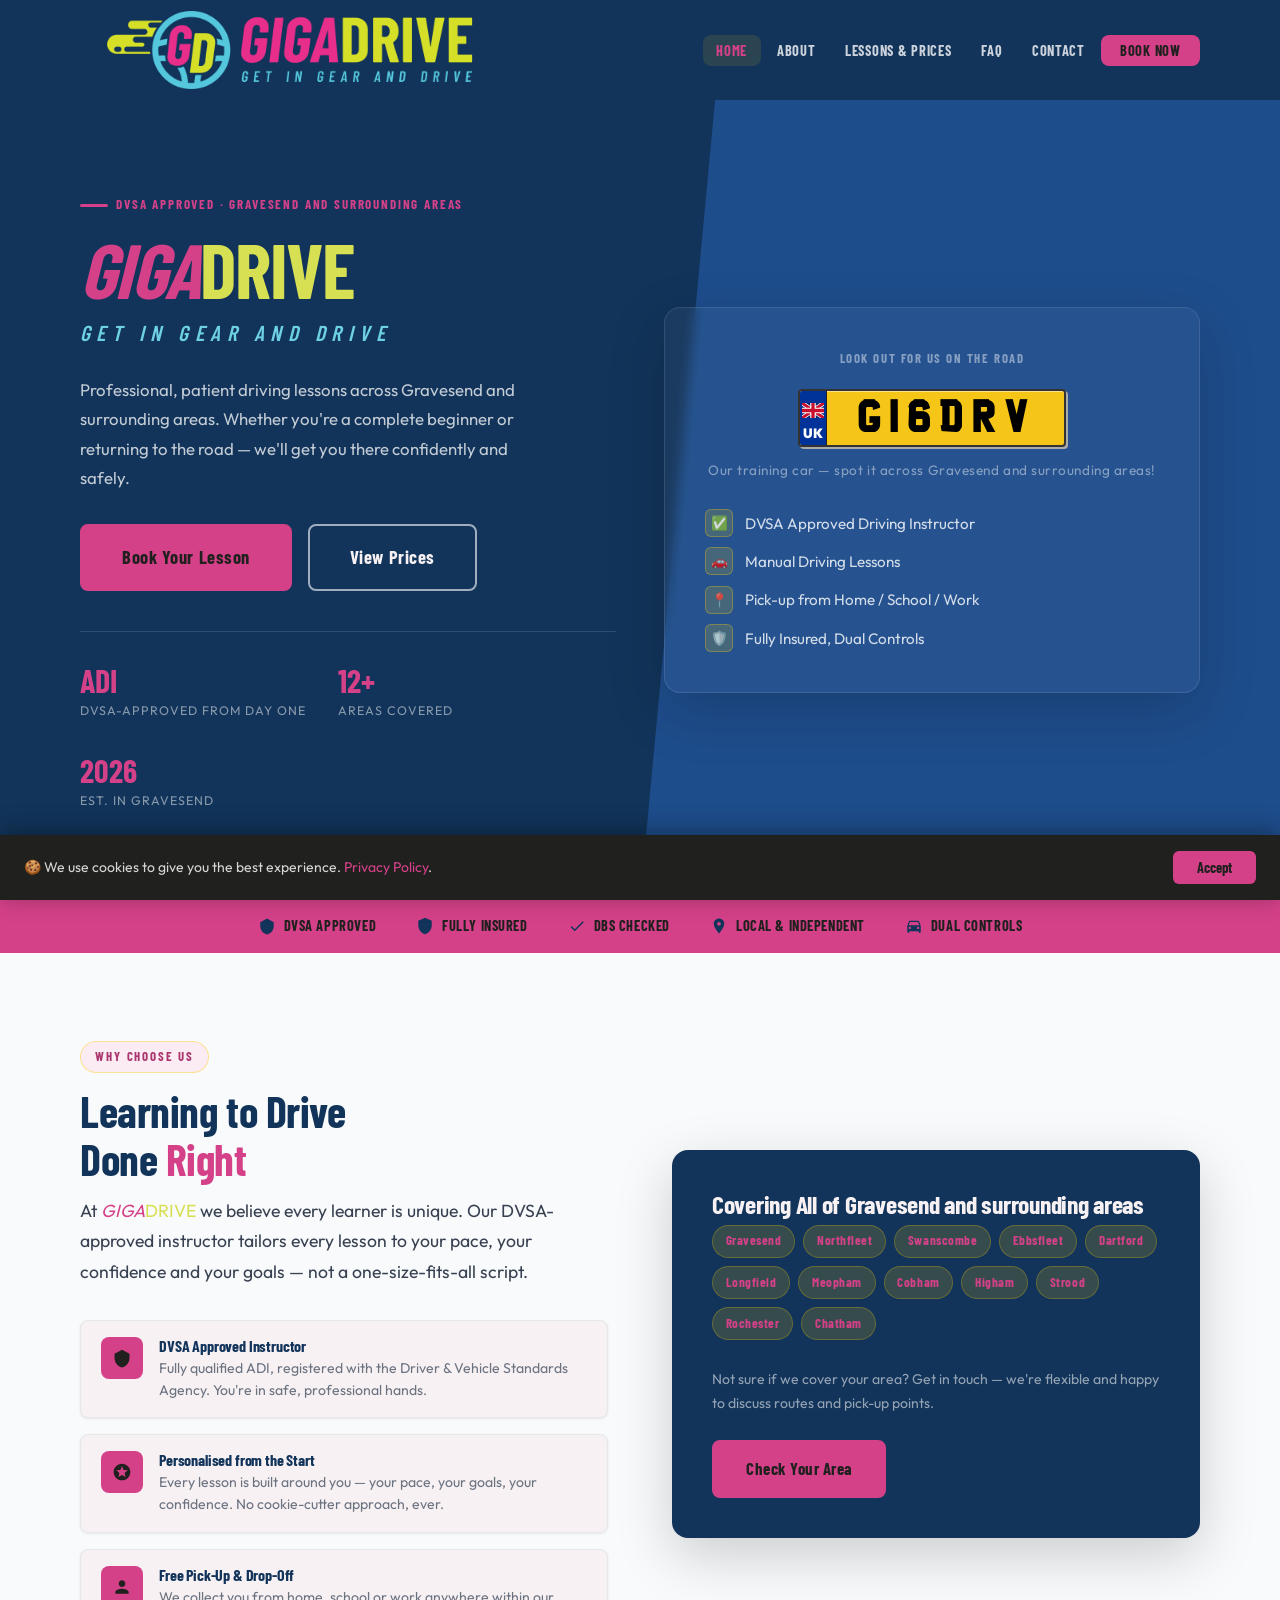
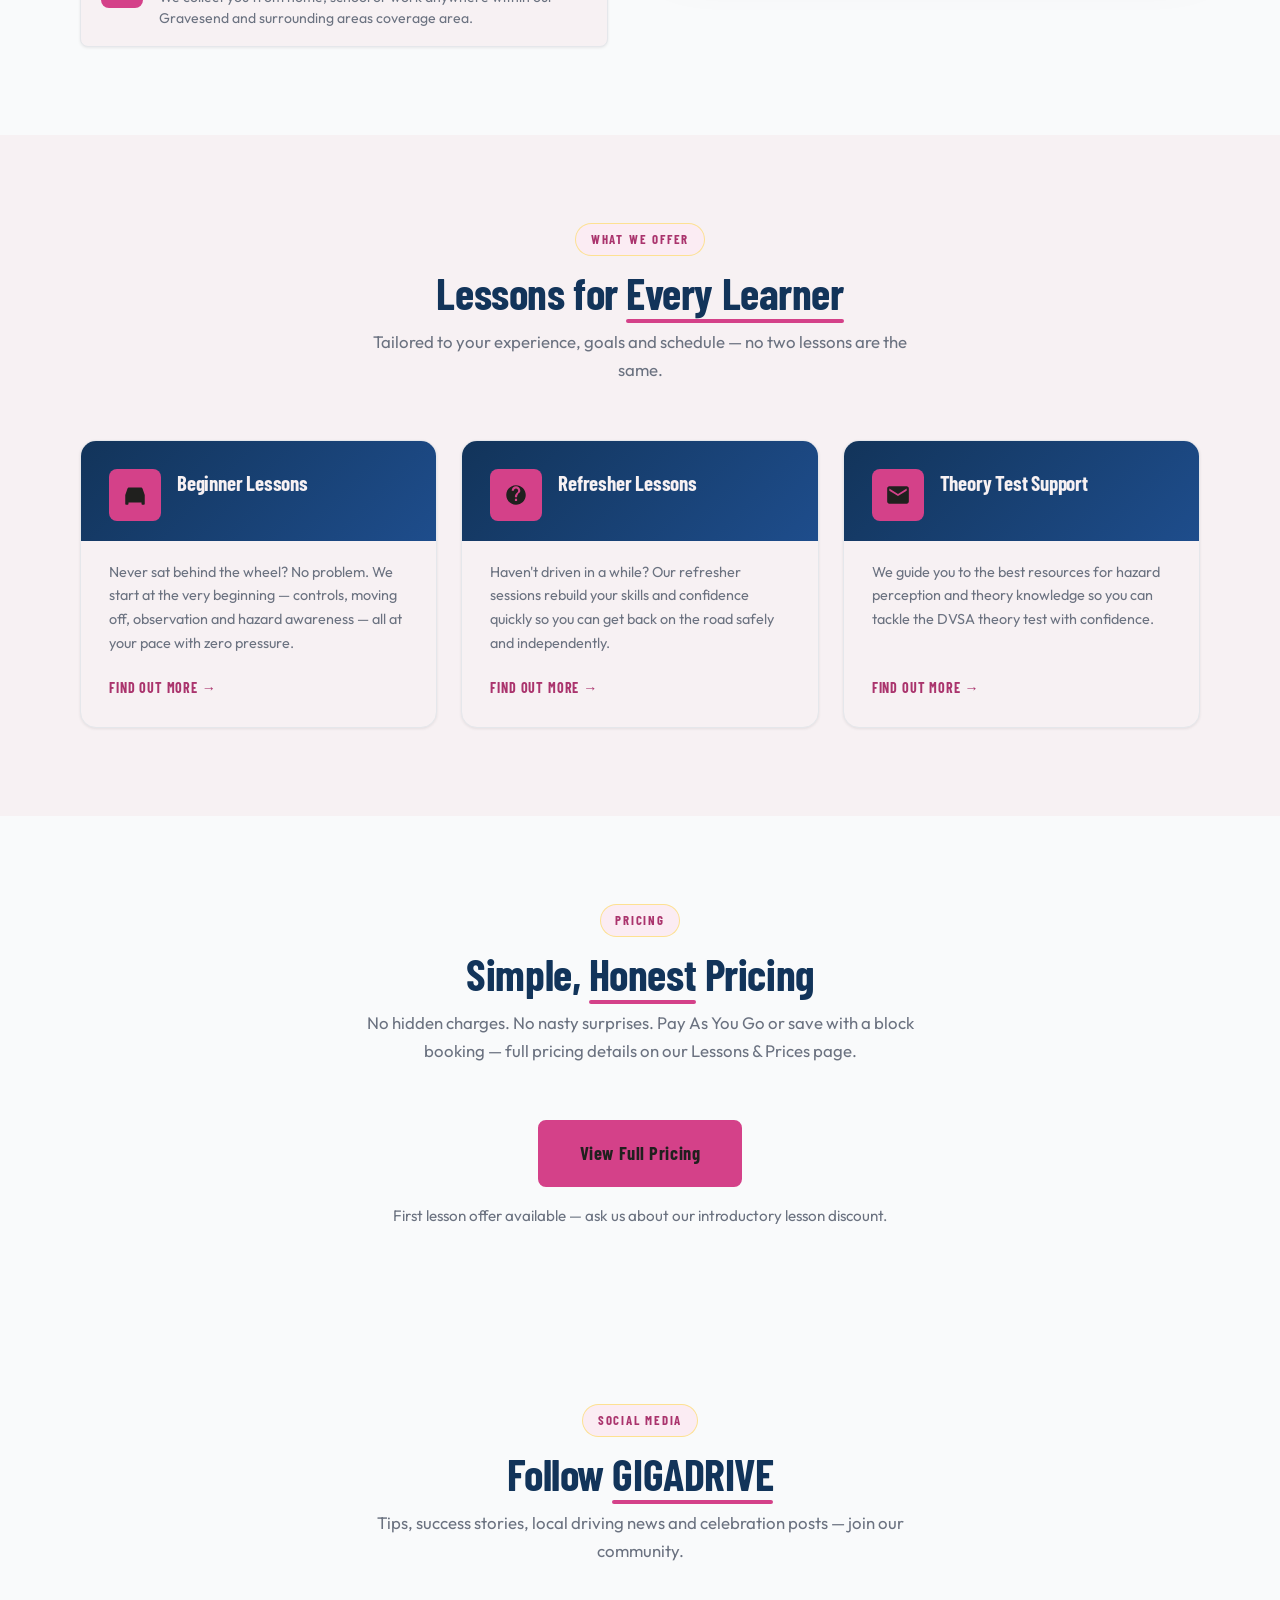
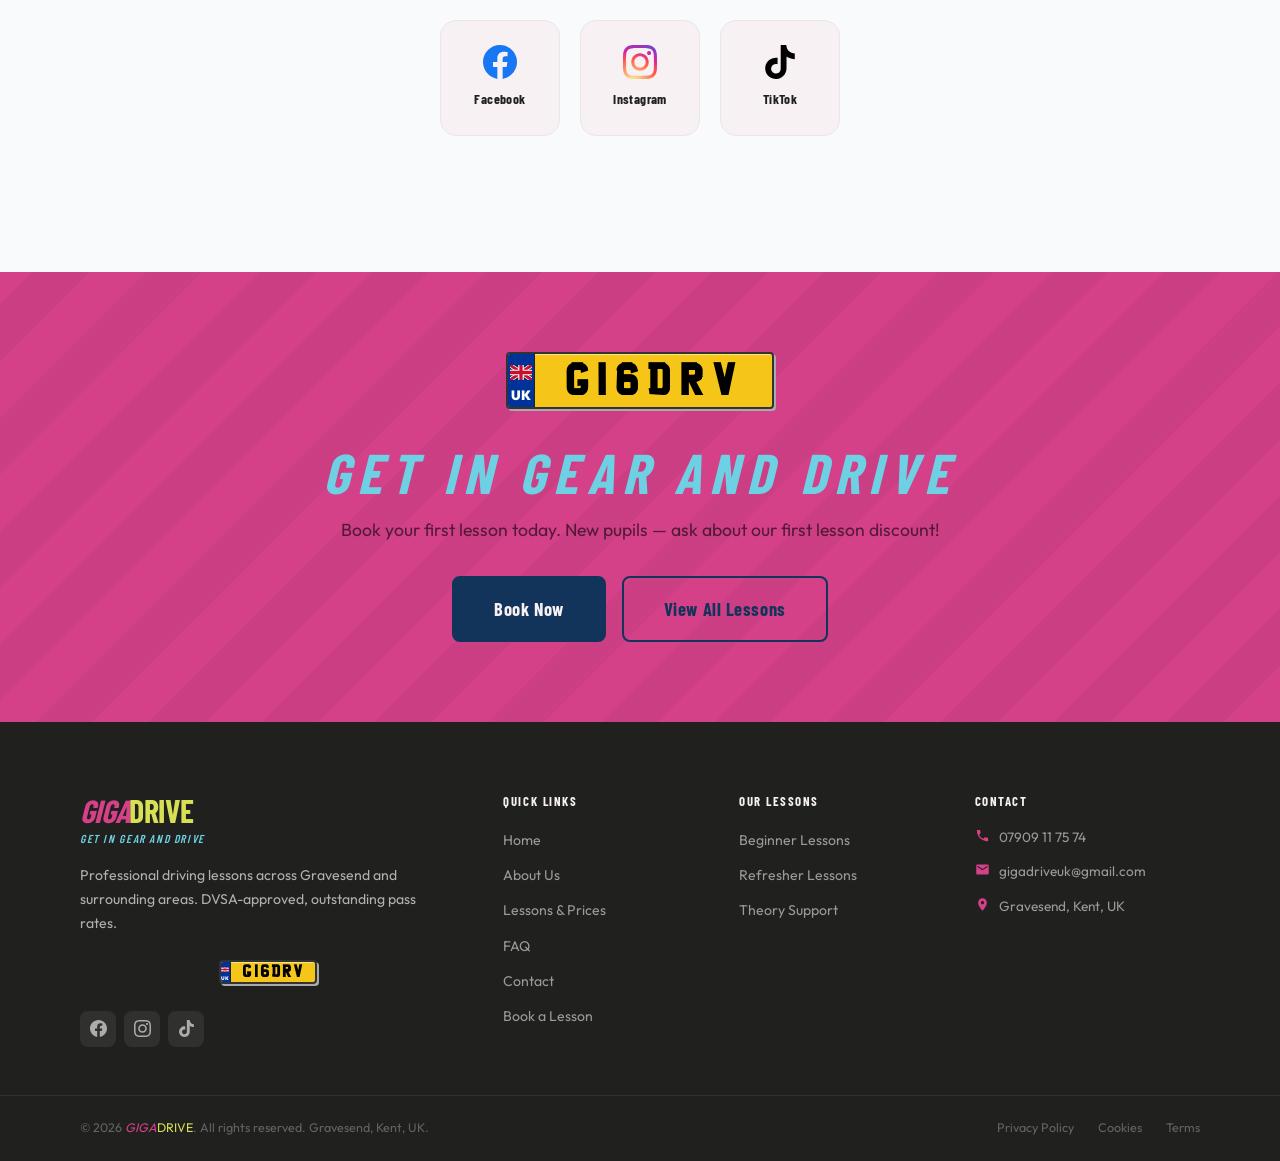
<file: index.html>
<!DOCTYPE html>
<html lang="en-GB">
<head>
  <meta charset="UTF-8" />
  <meta name="viewport" content="width=device-width, initial-scale=1.0" />
  <meta name="description" content="GIGADRIVE — professional driving lessons across Gravesend and surrounding areas. DVSA-approved instructor, patient teaching, and flexible lesson times to fit your life." />
  <meta property="og:type"        content="website" />
  <meta property="og:title"       content="GIGADRIVE — Get In Gear And Drive" />
  <meta property="og:description" content="Professional driving lessons across Gravesend and surrounding areas. DVSA-approved, patient and flexible — new pupils always welcome." />
  <meta property="og:image"       content="https://www.gigadrive.co.uk/images/Open-Graph_2-Square Logo.jpg" />
  <meta property="og:url"         content="https://www.gigadrive.co.uk" />
  <meta name="twitter:card"       content="summary_large_image" />
  <title>Driving Lessons in Gravesend | GIGADRIVE</title>
  <link rel="icon" type="image/x-icon" href="images/GD_32x32.ico" />
  <!-- ⬇ Styles — edit css/variables.css to change colours & logo -->
  <link rel="stylesheet" href="css/variables.css" />
  <link rel="stylesheet" href="css/fonts.css" />
  <link rel="stylesheet" href="css/style.css" />
  <script type="application/ld+json">
  {
    "@context": "https://schema.org",
    "@type": "LocalBusiness",
    "@id": "https://www.gigadrive.co.uk/#business",
    "name": "GIGADRIVE",
    "description": "Professional, DVSA-approved driving lessons across Gravesend and surrounding areas. Outstanding first-time pass rates.",
    "url": "https://www.gigadrive.co.uk",
    "mainEntityOfPage": "https://www.gigadrive.co.uk/",
    "logo": "https://www.gigadrive.co.uk/images/GD_1-Primary Logo_Colored.png",
    "image": "https://www.gigadrive.co.uk/images/og-image.jpg",
    "telephone": "+447909117574",
    "email": "gigadriveuk@gmail.com",
    "address": {
      "@type": "PostalAddress",
      "addressLocality": "Gravesend",
      "addressRegion": "Kent",
      "addressCountry": "GB"
    },
    "geo": {
      "@type": "GeoCoordinates",
      "latitude": 51.4415,
      "longitude": 0.3683
    },
    "openingHoursSpecification": [
      {
        "@type": "OpeningHoursSpecification",
        "dayOfWeek": ["Tuesday", "Wednesday", "Thursday", "Friday", "Saturday"],
        "opens": "09:00",
        "closes": "17:00"
      }
    ],
    "aggregateRating": {
      "@type": "AggregateRating",
      "ratingValue": 5,
      "bestRating": 5,
      "reviewCount": 500
    },
    "areaServed": [
      "Gravesend", "Northfleet", "Swanscombe", "Ebbsfleet", "Dartford",
      "Longfield", "Meopham", "Cobham", "Higham", "Strood", "Rochester", "Chatham"
    ],
    "priceRange": "££",
    "sameAs": [
      "https://www.facebook.com/GIGADRIVEUK",
      "https://www.instagram.com/GIGADRIVEUK",
      "https://www.tiktok.com/@GIGADRIVEUK"
    ]
  }
  </script>
</head>
<body>

<!-- ══════════════════════════════════════════════════════════════
     NAVIGATION
════════════════════════════════════════════════════════════════ -->
<div id="site-header"></div>

<!-- ══════════════════════════════════════════════════════════════
     HERO
════════════════════════════════════════════════════════════════ -->
<section class="hero" aria-labelledby="hero-h1">
  <div class="wrap hero-inner">

    <div class="hero-copy">
      <div class="hero-eyebrow">DVSA Approved · Gravesend and surrounding areas</div>

      <h1 class="hero-h1" id="hero-h1">
        <em class="giga">GIGA</em><span class="drive">DRIVE</span>
      </h1>
      <p class="hero-slogan">Get In Gear And Drive</p>

      <p class="hero-desc">
        Professional, patient driving lessons across Gravesend and surrounding areas. Whether you're a
        complete beginner or returning to the road — we'll get you there
        confidently and safely.
      </p>

      <div class="hero-actions">
        <a href="booking.html" class="btn btn-accent btn-lg">Book Your Lesson</a>
        <a href="lessons.html" class="btn btn-outline-white btn-lg">View Prices</a>
      </div>

      <div class="hero-stats">
        <div>
          <span class="hero-stat-num">ADI</span>
          <span class="hero-stat-lbl">DVSA-approved from day one</span>
        </div>
        <div>
          <span class="hero-stat-num">12+</span>
          <span class="hero-stat-lbl">Areas covered</span>
        </div>
        <div>
          <span class="hero-stat-num">2026</span>
          <span class="hero-stat-lbl">Est. in Gravesend</span>
        </div>
      </div>
    </div>

    <!-- Right panel: plate + benefits -->
    <div class="hero-panel">
      <p class="hero-panel-title">Look out for us on the road</p>

      <div class="hero-plate-wrap">
        <div class="plate plate--lg" aria-label="Vehicle registration G16DRV">
          <span class="plate-num">G16DRV</span>
        </div>
        <p class="plate-caption">Our training car — spot it across Gravesend and surrounding areas!</p>
      </div>

      <div class="hero-benefits">
        <div class="hero-benefit">
          <div class="hero-benefit-icon">✅</div>
          DVSA Approved Driving Instructor
        </div>
        <div class="hero-benefit">
          <div class="hero-benefit-icon">🚗</div>
          Manual Driving Lessons
        </div>
        <div class="hero-benefit">
          <div class="hero-benefit-icon">📍</div>
          Pick-up from Home / School / Work
        </div>
        <div class="hero-benefit">
          <div class="hero-benefit-icon">🛡️</div>
          Fully Insured, Dual Controls
        </div>
      </div>
    </div>

  </div>
</section>

<!-- ══════════════════════════════════════════════════════════════
     TRUST STRIP
════════════════════════════════════════════════════════════════ -->
<div class="trust-strip" aria-label="Key trust signals">
  <div class="wrap trust-strip-inner">
    <div class="trust-item">
      <svg viewBox="0 0 24 24" aria-hidden="true"><path d="M12 2L3 7v5c0 5.25 3.75 10.15 9 11.35C17.25 22.15 21 17.25 21 12V7l-9-5z"/></svg>
      DVSA Approved
    </div>
    <div class="trust-item">
      <svg viewBox="0 0 24 24" aria-hidden="true"><path d="M12 1L3 5v6c0 5.55 3.84 10.74 9 12 5.16-1.26 9-6.45 9-12V5l-9-4z"/></svg>
      Fully Insured
    </div>
    <div class="trust-item">
      <svg viewBox="0 0 24 24" aria-hidden="true"><path d="M9 16.17L4.83 12l-1.42 1.41L9 19 21 7l-1.41-1.41z"/></svg>
      DBS Checked
    </div>
    <div class="trust-item">
      <svg viewBox="0 0 24 24" aria-hidden="true"><path d="M12 2C8.13 2 5 5.13 5 9c0 5.25 7 13 7 13s7-7.75 7-13c0-3.87-3.13-7-7-7zm0 9.5c-1.38 0-2.5-1.12-2.5-2.5s1.12-2.5 2.5-2.5 2.5 1.12 2.5 2.5-1.12 2.5-2.5 2.5z"/></svg>
      Local &amp; Independent
    </div>
    <div class="trust-item">
      <svg viewBox="0 0 24 24" aria-hidden="true"><path d="M18.92 6.01C18.72 5.42 18.16 5 17.5 5h-11c-.66 0-1.21.42-1.42 1.01L3 12v8c0 .55.45 1 1 1h1c.55 0 1-.45 1-1v-1h12v1c0 .55.45 1 1 1h1c.55 0 1-.45 1-1v-8l-2.08-5.99zM6.5 16c-.83 0-1.5-.67-1.5-1.5S5.67 13 6.5 13s1.5.67 1.5 1.5S7.33 16 6.5 16zm11 0c-.83 0-1.5-.67-1.5-1.5s.67-1.5 1.5-1.5 1.5.67 1.5 1.5-.67 1.5-1.5 1.5zM5 11l1.5-4.5h11L19 11H5z"/></svg>
      Dual Controls
    </div>
  </div>
</div>

<!-- ══════════════════════════════════════════════════════════════
     WHY GIGADRIVE + COVERAGE AREA
════════════════════════════════════════════════════════════════ -->
<section class="section section--alt" id="why" aria-labelledby="why-h2">
  <div class="wrap">
    <div class="why-grid">

      <div class="why-copy">
        <div class="section-label">Why Choose Us</div>
        <h2 id="why-h2">Learning to Drive<br />Done <span style="color:var(--c-accent);">Right</span></h2>
        <p class="lead">
          At <em class="giga">GIGA</em><span class="drive">DRIVE</span> we believe every learner is unique. Our DVSA-approved instructor
          tailors every lesson to your pace, your confidence and your goals — not a
          one-size-fits-all script.
        </p>

        <div class="why-list">
          <div class="why-item reveal">
            <div class="why-icon">
              <svg viewBox="0 0 24 24"><path d="M12 2L3 7v5c0 5.25 3.75 10.15 9 11.35C17.25 22.15 21 17.25 21 12V7l-9-5z"/></svg>
            </div>
            <div>
              <h4>DVSA Approved Instructor</h4>
              <p>Fully qualified ADI, registered with the Driver &amp; Vehicle Standards Agency. You're in safe, professional hands.</p>
            </div>
          </div>
          <div class="why-item reveal">
            <div class="why-icon">
              <svg viewBox="0 0 24 24"><path d="M11.99 2C6.47 2 2 6.48 2 12s4.47 10 9.99 10C17.52 22 22 17.52 22 12S17.52 2 11.99 2zm4.24 16L12 15.45 7.77 18l1.12-4.81-3.73-3.23 4.92-.42L12 5l1.92 4.53 4.92.42-3.73 3.23L16.23 18z"/></svg>
            </div>
            <div>
              <h4>Personalised from the Start</h4>
              <p>Every lesson is built around you — your pace, your goals, your confidence. No cookie-cutter approach, ever.</p>
            </div>
          </div>
          <div class="why-item reveal">
            <div class="why-icon">
              <svg viewBox="0 0 24 24"><path d="M12 12c2.21 0 4-1.79 4-4s-1.79-4-4-4-4 1.79-4 4 1.79 4 4 4zm0 2c-2.67 0-8 1.34-8 4v2h16v-2c0-2.66-5.33-4-8-4z"/></svg>
            </div>
            <div>
              <h4>Free Pick-Up &amp; Drop-Off</h4>
              <p>We collect you from home, school or work anywhere within our Gravesend and surrounding areas coverage area.</p>
            </div>
          </div>
        </div>
      </div>

      <!-- Coverage area card -->
      <div class="area-card reveal">
        <h3>Covering All of Gravesend and surrounding areas</h3>
        <div class="area-tags">
          <span class="area-tag">Gravesend</span>
          <span class="area-tag">Northfleet</span>
          <span class="area-tag">Swanscombe</span>
          <span class="area-tag">Ebbsfleet</span>
          <span class="area-tag">Dartford</span>
          <span class="area-tag">Longfield</span>
          <span class="area-tag">Meopham</span>
          <span class="area-tag">Cobham</span>
          <span class="area-tag">Higham</span>
          <span class="area-tag">Strood</span>
          <span class="area-tag">Rochester</span>
          <span class="area-tag">Chatham</span>
        </div>
        <p style="color:rgba(255,255,255,0.55);font-size:0.88rem;line-height:1.7;margin-bottom:1.5rem;">
          Not sure if we cover your area? Get in touch — we're flexible and happy to discuss routes and pick-up points.
        </p>
        <a href="contact.html" class="btn btn-accent">Check Your Area</a>
      </div>

    </div>
  </div>
</section>

<!-- ══════════════════════════════════════════════════════════════
     LESSON TYPES
════════════════════════════════════════════════════════════════ -->
<section class="section" id="lessons" aria-labelledby="lessons-h2">
  <div class="wrap">
    <div class="section-head">
      <div class="section-label">What We Offer</div>
      <h2 class="section-title" id="lessons-h2">Lessons for <span class="ul">Every Learner</span></h2>
      <p class="section-sub">Tailored to your experience, goals and schedule — no two lessons are the same.</p>
    </div>

    <div class="cards-grid">

      <article class="card reveal">
        <div class="card-top">
          <div class="card-icon"><svg viewBox="0 0 24 24"><path d="M18.92 6.01C18.72 5.42 18.16 5 17.5 5h-11c-.66 0-1.21.42-1.42 1.01L3 12v8c0 .55.45 1 1 1h1c.55 0 1-.45 1-1v-1h12v1c0 .55.45 1 1 1h1c.55 0 1-.45 1-1v-8l-2.08-5.99z"/></svg></div>
          <h3>Beginner Lessons</h3>
        </div>
        <div class="card-body">
          <p>Never sat behind the wheel? No problem. We start at the very beginning — controls, moving off, observation and hazard awareness — all at your pace with zero pressure.</p>
          <a href="lessons.html#beginner" class="card-link">Find out more →</a>
        </div>
      </article>

      <article class="card reveal">
        <div class="card-top">
          <div class="card-icon"><svg viewBox="0 0 24 24"><path d="M12 3c-4.97 0-9 4.03-9 9s4.03 9 9 9 9-4.03 9-9-4.03-9-9-9zm1 14.5h-2v-2h2v2zm2.07-7.75l-.9.92C13.45 11.9 13 12.5 13 14h-2v-.5c0-1.1.45-2.1 1.17-2.83l1.24-1.26c.37-.36.59-.86.59-1.41 0-1.1-.9-2-2-2s-2 .9-2 2H8c0-2.21 1.79-4 4-4s4 1.79 4 4c0 .88-.36 1.68-.93 2.25z"/></svg></div>
          <h3>Refresher Lessons</h3>
        </div>
        <div class="card-body">
          <p>Haven't driven in a while? Our refresher sessions rebuild your skills and confidence quickly so you can get back on the road safely and independently.</p>
          <a href="lessons.html#refresher" class="card-link">Find out more →</a>
        </div>
      </article>


      <article class="card reveal">
        <div class="card-top">
          <div class="card-icon"><svg viewBox="0 0 24 24"><path d="M20 4H4c-1.1 0-1.99.9-1.99 2L2 18c0 1.1.9 2 2 2h16c1.1 0 2-.9 2-2V6c0-1.1-.9-2-2-2zm0 4l-8 5-8-5V6l8 5 8-5v2z"/></svg></div>
          <h3>Theory Test Support</h3>
        </div>
        <div class="card-body">
          <p>We guide you to the best resources for hazard perception and theory knowledge so you can tackle the DVSA theory test with confidence.</p>
          <a href="lessons.html#theory" class="card-link">Find out more →</a>
        </div>
      </article>

    </div>
  </div>
</section>

<!-- ══════════════════════════════════════════════════════════════
     PRICING CTA
════════════════════════════════════════════════════════════════ -->
<section class="section section--alt" id="pricing" aria-labelledby="pricing-h2">
  <div class="wrap">
    <div class="section-head">
      <div class="section-label">Pricing</div>
      <h2 class="section-title" id="pricing-h2">Simple, <span class="ul">Honest</span> Pricing</h2>
      <p class="section-sub">No hidden charges. No nasty surprises. Pay As You Go or save with a block booking — full pricing details on our Lessons &amp; Prices page.</p>
    </div>

    <div class="text-center" style="margin-top:2rem;">
      <a href="lessons.html#pricing" class="btn btn-accent btn-lg">View Full Pricing</a>
    </div>
    <p class="text-center" style="margin-top:1rem; color:var(--c-muted); font-size:0.95rem;">
      First lesson offer available — ask us about our introductory lesson discount.
    </p>
  </div>
</section>

<!-- ══════════════════════════════════════════════════════════════
     SOCIAL MEDIA
════════════════════════════════════════════════════════════════ -->
<section class="section section--alt" id="social" aria-labelledby="social-h2">
  <div class="wrap">
    <div class="section-head">
      <div class="section-label">Social Media</div>
      <h2 class="section-title" id="social-h2">Follow <span class="ul">GIGADRIVE</span></h2>
      <p class="section-sub">Tips, success stories, local driving news and celebration posts — join our community.</p>
    </div>

    <div class="social-cards">
      <a href="https://www.facebook.com/GIGADRIVEUK" class="social-card sc-facebook" target="_blank" rel="noopener noreferrer" aria-label="GIGADRIVE on Facebook">
        <svg viewBox="0 0 24 24" fill="#1877F2"><path d="M24 12.073c0-6.627-5.373-12-12-12s-12 5.373-12 12c0 5.99 4.388 10.954 10.125 11.854v-8.385H7.078v-3.47h3.047V9.43c0-3.007 1.792-4.669 4.533-4.669 1.312 0 2.686.235 2.686.235v2.953H15.83c-1.491 0-1.956.925-1.956 1.874v2.25h3.328l-.532 3.47h-2.796v8.385C19.612 23.027 24 18.062 24 12.073z"/></svg>
        <span>Facebook</span>
      </a>
      <a href="https://www.instagram.com/GIGADRIVEUK" class="social-card sc-instagram" target="_blank" rel="noopener noreferrer" aria-label="GIGADRIVE on Instagram">
        <svg viewBox="0 0 24 24"><defs><radialGradient id="ig-gd" cx="30%" cy="107%" r="150%"><stop offset="0%" stop-color="#fdf497"/><stop offset="45%" stop-color="#fd5949"/><stop offset="60%" stop-color="#d6249f"/><stop offset="90%" stop-color="#285AEB"/></radialGradient></defs><path fill="url(#ig-gd)" d="M12 2.163c3.204 0 3.584.012 4.85.07 3.252.148 4.771 1.691 4.919 4.919.058 1.265.069 1.645.069 4.849 0 3.205-.012 3.584-.069 4.849-.149 3.225-1.664 4.771-4.919 4.919-1.266.058-1.644.07-4.85.07-3.204 0-3.584-.012-4.849-.07-3.26-.149-4.771-1.699-4.919-4.92-.058-1.265-.07-1.644-.07-4.849 0-3.204.013-3.583.07-4.849.149-3.227 1.664-4.771 4.919-4.919 1.266-.057 1.645-.069 4.849-.069zm0-2.163c-3.259 0-3.667.014-4.947.072-4.358.2-6.78 2.618-6.98 6.98-.059 1.281-.073 1.689-.073 4.948 0 3.259.014 3.668.072 4.948.2 4.358 2.618 6.78 6.98 6.98 1.281.058 1.689.072 4.948.072 3.259 0 3.668-.014 4.948-.072 4.354-.2 6.782-2.618 6.979-6.98.059-1.28.073-1.689.073-4.948 0-3.259-.014-3.667-.072-4.947-.196-4.354-2.617-6.78-6.979-6.98-1.281-.059-1.69-.073-4.949-.073zm0 5.838c-3.403 0-6.162 2.759-6.162 6.162s2.759 6.163 6.162 6.163 6.162-2.759 6.162-6.163c0-3.403-2.759-6.162-6.162-6.162zm0 10.162c-2.209 0-4-1.79-4-4 0-2.209 1.791-4 4-4s4 1.791 4 4c0 2.21-1.791 4-4 4zm6.406-11.845c-.796 0-1.441.645-1.441 1.44s.645 1.44 1.441 1.44c.795 0 1.439-.645 1.439-1.44s-.644-1.44-1.439-1.44z"/></svg>
        <span>Instagram</span>
      </a>
      <a href="https://www.tiktok.com/@GIGADRIVEUK" class="social-card sc-tiktok" target="_blank" rel="noopener noreferrer" aria-label="GIGADRIVE on TikTok">
        <svg viewBox="0 0 24 24"><path d="M12.525.02c1.31-.02 2.61-.01 3.91-.02.08 1.53.63 3.09 1.75 4.17 1.12 1.11 2.7 1.62 4.24 1.79v4.03c-1.44-.05-2.89-.35-4.2-.97-.57-.26-1.1-.59-1.62-.93-.01 2.92.01 5.84-.02 8.75-.08 1.4-.54 2.79-1.35 3.94-1.31 1.92-3.58 3.17-5.91 3.21-1.43.08-2.86-.31-4.08-1.03-2.02-1.19-3.44-3.37-3.65-5.71-.02-.5-.03-1-.01-1.49.18-1.9 1.12-3.72 2.58-4.96 1.66-1.44 3.98-2.13 6.15-1.72.02 1.48-.04 2.96-.04 4.44-.99-.32-2.15-.23-3.02.37-.63.41-1.11 1.04-1.36 1.75-.21.51-.15 1.07-.14 1.61.24 1.64 1.82 3.02 3.5 2.87 1.12-.01 2.19-.66 2.77-1.61.19-.33.4-.67.41-1.06.1-1.79.06-3.57.07-5.36.01-4.03-.01-8.05.02-12.07z"/></svg>
        <span>TikTok</span>
      </a>
      <!--<a href="https://www.youtube.com/@GIGADRIVEUK" class="social-card sc-youtube" target="_blank" rel="noopener noreferrer" aria-label="GIGADRIVE on YouTube">
        <svg viewBox="0 0 24 24" fill="#FF0000"><path d="M23.498 6.186a3.016 3.016 0 0 0-2.122-2.136C19.505 3.545 12 3.545 12 3.545s-7.505 0-9.377.505A3.017 3.017 0 0 0 .502 6.186C0 8.07 0 12 0 12s0 3.93.502 5.814a3.016 3.016 0 0 0 2.122 2.136c1.871.505 9.376.505 9.376.505s7.505 0 9.377-.505a3.015 3.015 0 0 0 2.122-2.136C24 15.93 24 12 24 12s0-3.93-.502-5.814zM9.545 15.568V8.432L15.818 12l-6.273 3.568z"/></svg>
        <span>YouTube</span>
      </a>-->
      <!--<a href="https://x.com/GIGADRIVEUK" class="social-card sc-twitter" target="_blank" rel="noopener noreferrer" aria-label="GIGADRIVE on X (Twitter)">
        <svg viewBox="0 0 24 24" fill="#000"><path d="M18.244 2.25h3.308l-7.227 8.26 8.502 11.24H16.17l-4.714-6.231-5.401 6.231H2.746l7.73-8.835L1.254 2.25H8.08l4.261 5.634 5.903-5.634Zm-1.161 17.52h1.833L7.084 4.126H5.117z"/></svg>
        <span>X (Twitter)</span>
      </a>-->
    </div>

    <!--<div class="social-hashtag-block">
      <div class="hashtag-pill">#GigaDrive</div>
      <p>Pass your test? Share it! Tag <strong>#GigaDrive</strong> or <strong>#G16DRV</strong> and we'll celebrate with you. 🎉</p>
    </div>-->
  </div>
</section>

<!-- ══════════════════════════════════════════════════════════════
     CTA BAND
════════════════════════════════════════════════════════════════ -->
<section class="cta-band" aria-labelledby="cta-h2">
  <div class="wrap cta-band-inner">
    <div class="cta-band-plate">
      <div class="plate plate--lg" aria-label="G16DRV number plate"><span class="plate-num">G16DRV</span></div>
    </div>
    <h2 id="cta-h2">Get In Gear And Drive</h2>
    <p>Book your first lesson today. New pupils — ask about our first lesson discount!</p>
    <div class="cta-band-actions">
      <a href="booking.html" class="btn btn-primary btn-lg">Book Now</a>
      <a href="lessons.html" class="btn btn-outline-dark btn-lg">View All Lessons</a>
    </div>
  </div>
</section>

<!-- ══════════════════════════════════════════════════════════════
     FOOTER
════════════════════════════════════════════════════════════════ -->
<div id="site-footer"></div>

<script src="js/shared-layout.js"></script>
<script src="js/main.js"></script>
</body>
</html>
</file>
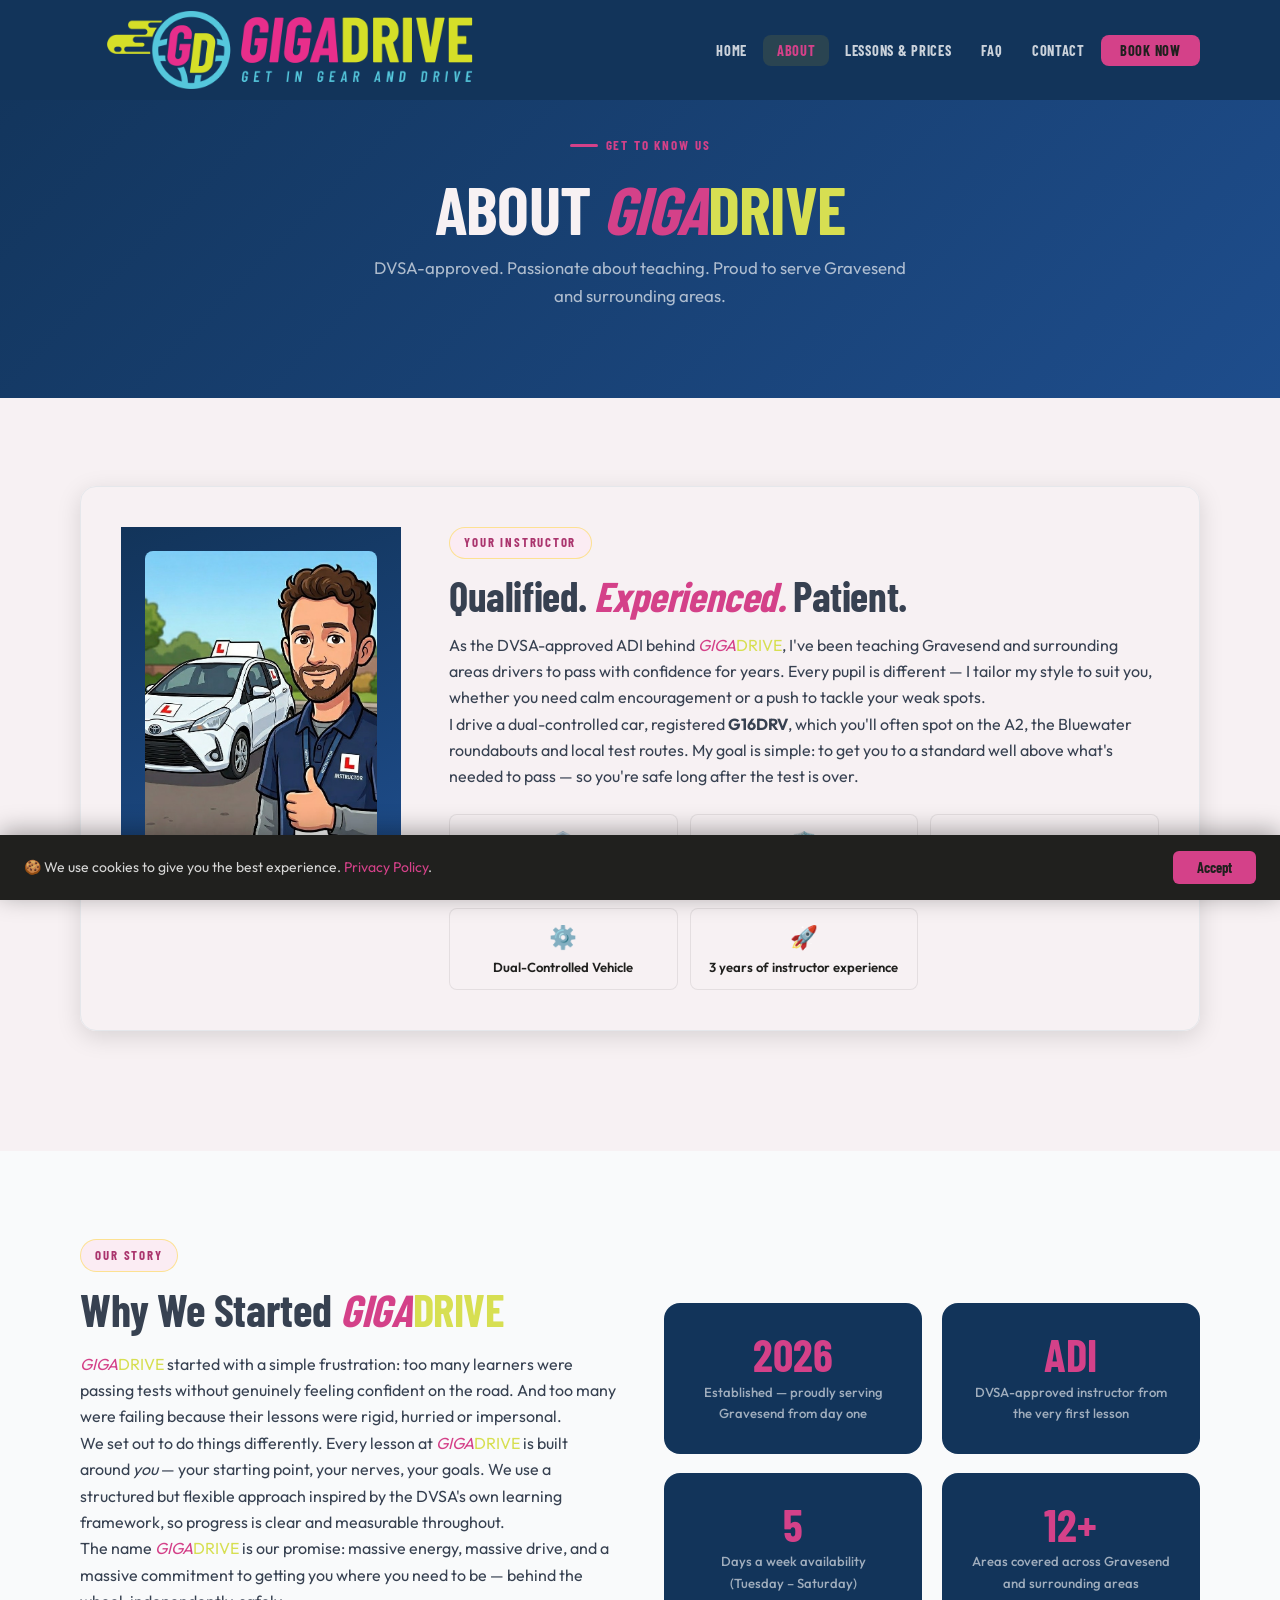
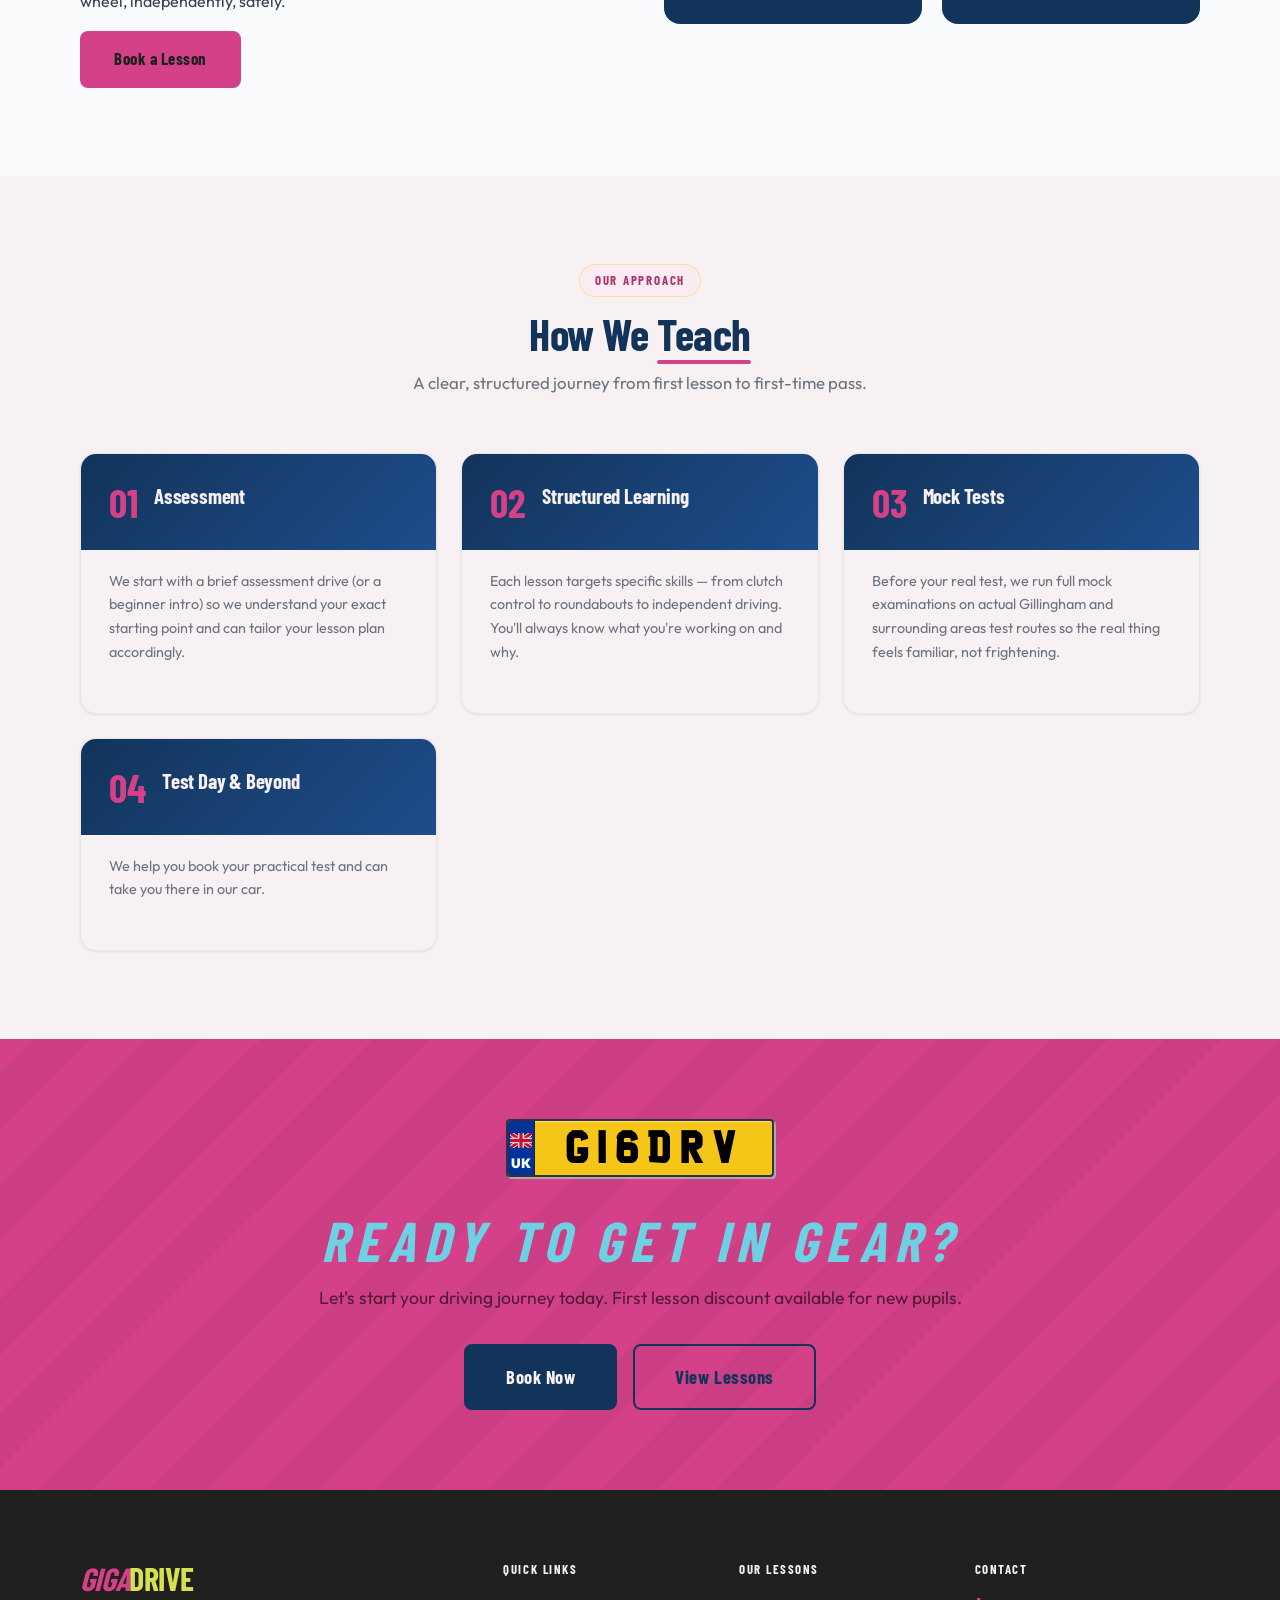
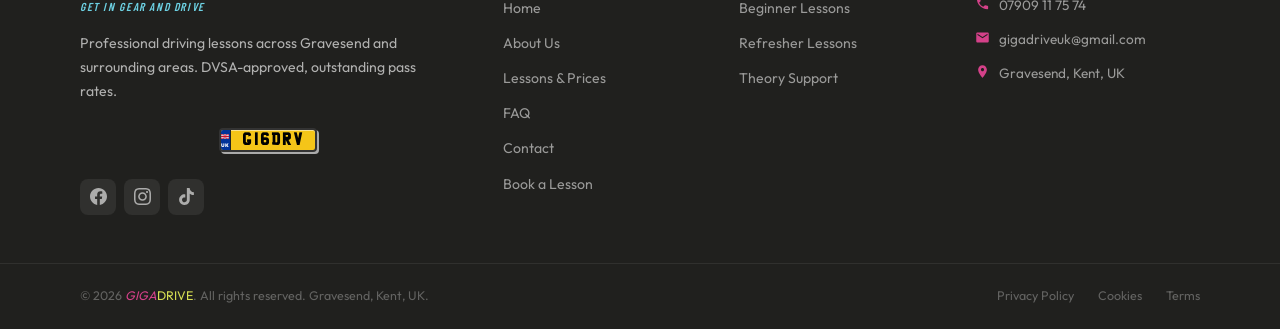
<file: about.html>
<!DOCTYPE html>
<html lang="en-GB">
<head>
  <meta charset="UTF-8" />
  <meta name="viewport" content="width=device-width, initial-scale=1.0" />
  <meta name="description" content="About GIGADRIVE — meet your DVSA-approved driving instructor and discover our patient, personalised approach to lessons across Gravesend and surrounding areas." />
  <meta property="og:type"        content="website" />
  <meta property="og:title"       content="Meet Your Driving Instructor | GIGADRIVE" />
  <meta property="og:description" content="Meet your DVSA-approved driving instructor and learn about our patient, personalised approach to lessons across Gravesend and surrounding areas." />
  <meta property="og:image"       content="https://www.gigadrive.co.uk/images/Open-Graph_2-Square Logo.jpg" />
  <meta property="og:url"         content="https://www.gigadrive.co.uk/about.html" />
  <meta name="twitter:card"       content="summary_large_image" />
  <title>Meet Your Driving Instructor | GIGADRIVE</title>
  <link rel="icon" type="image/x-icon" href="images/GD_32x32.ico" />
  <link rel="stylesheet" href="css/variables.css" />
  <link rel="stylesheet" href="css/fonts.css" />
  <link rel="stylesheet" href="css/style.css" />
  <script type="application/ld+json">
  {
    "@context": "https://schema.org",
    "@type": "LocalBusiness",
    "@id": "https://www.gigadrive.co.uk/#business",
    "name": "GIGADRIVE",
    "url": "https://www.gigadrive.co.uk",
    "mainEntityOfPage": "https://www.gigadrive.co.uk/about.html",
    "description": "DVSA-approved driving lessons across Gravesend and surrounding areas.",
    "logo": "https://www.gigadrive.co.uk/images/GD_1-Primary Logo_Colored.png",
    "image": "https://www.gigadrive.co.uk/images/og-image.jpg",
    "telephone": "+447909117574",
    "email": "gigadriveuk@gmail.com",
    "address": {
      "@type": "PostalAddress",
      "addressLocality": "Gravesend",
      "addressRegion": "Kent",
      "addressCountry": "GB"
    },
    "areaServed": [
      "Gravesend", "Northfleet", "Swanscombe", "Ebbsfleet", "Dartford",
      "Longfield", "Meopham", "Cobham", "Higham", "Strood", "Rochester", "Chatham"
    ],
    "sameAs": [
      "https://www.facebook.com/GIGADRIVEUK",
      "https://www.instagram.com/GIGADRIVEUK",
      "https://www.tiktok.com/@GIGADRIVEUK"
    ]
  }
  </script>
</head>
<body>

<!-- NAVIGATION -->
<div id="site-header"></div>

<!-- PAGE HERO -->
<section class="page-hero" aria-labelledby="page-h1">
  <div class="wrap page-hero-inner">
    <div class="hero-eyebrow">Get To Know Us</div>
    <h1 id="page-h1">About <em class="giga">GIGA</em><span class="drive">DRIVE</span></h1>
    <p class="page-hero-sub">DVSA-approved. Passionate about teaching. Proud to serve Gravesend and surrounding areas.</p>
  </div>
</section>

<!-- INSTRUCTOR SECTION -->
<section class="section" aria-labelledby="instructor-h2">
  <div class="wrap">
    <div class="instructor-card reveal">

      <!-- Photo placeholder — replace src with your actual photo -->
      <div class="instructor-photo">
        <img src="images/profilepicture.jpg" alt="GIGADRIVE instructor" onerror="this.style.display='none'" />
        <!-- <div class="instructor-photo-placeholder" aria-hidden="true">
          <svg viewBox="0 0 24 24"><path d="M12 12c2.21 0 4-1.79 4-4s-1.79-4-4-4-4 1.79-4 4 1.79 4 4 4zm0 2c-2.67 0-8 1.34-8 4v2h16v-2c0-2.66-5.33-4-8-4z"/></svg>
        </div> -->
      </div>

      <div class="instructor-copy">
        <div class="section-label">Your Instructor</div>
        <h2 id="instructor-h2">Qualified. <span class="accent">Experienced.</span> Patient.</h2>
        <p>
          As the DVSA-approved ADI behind <em class="giga">GIGA</em><span class="drive">DRIVE</span>, I've been teaching Gravesend and surrounding areas drivers
          to pass with confidence for years. Every pupil is different — I tailor my style
          to suit you, whether you need calm encouragement or a push to tackle your weak spots.
        </p>
        <p>
          I drive a dual-controlled car, registered <strong>G16DRV</strong>, which you'll often
          spot on the A2, the Bluewater roundabouts and local test routes. My goal is simple:
          to get you to a standard well above what's needed to pass — so you're safe long after
          the test is over.
        </p>

        <div class="quals-grid">
          <div class="qual-badge">
            <span class="qual-icon">🏛️</span>
            <span>DVSA Registered ADI</span>
          </div>
          <div class="qual-badge">
            <span class="qual-icon">🛡️</span>
            <span>Enhanced DBS Checked</span>
          </div>
          <div class="qual-badge">
            <span class="qual-icon">🚗</span>
            <span>Manual Lessons</span>
          </div>
          <div class="qual-badge">
            <span class="qual-icon">⚙️</span>
            <span>Dual-Controlled Vehicle</span>
          </div>
          <div class="qual-badge">
            <span class="qual-icon">🚀</span>
            <span>3 years of instructor experience</span>
          </div>
        </div>
      </div>

    </div>
  </div>
</section>

<!-- OUR STORY -->
<section class="section section--alt" aria-labelledby="story-h2">
  <div class="wrap story-grid">

    <div class="story-copy reveal">
      <div class="section-label">Our Story</div>
      <h2 id="story-h2">Why We Started <span class="ul"><em class="giga">GIGA</em><span class="drive">DRIVE</span></span></h2>
      <p>
        <em class="giga">GIGA</em><span class="drive">DRIVE</span> started with a simple frustration: too many learners were passing tests
        without genuinely feeling confident on the road. And too many were failing because
        their lessons were rigid, hurried or impersonal.
      </p>
      <p>
        We set out to do things differently. Every lesson at <em class="giga">GIGA</em><span class="drive">DRIVE</span> is built around
        <em>you</em> — your starting point, your nerves, your goals. We use a structured
        but flexible approach inspired by the DVSA's own learning framework, so progress
        is clear and measurable throughout.
      </p>
      <p>
        The name <em class="giga">GIGA</em><span class="drive">DRIVE</span> is our promise: massive energy, massive drive, and a massive
        commitment to getting you where you need to be — behind the wheel, independently,
        safely.
      </p>
      <a href="booking.html" class="btn btn-accent" style="margin-top:1rem;">Book a Lesson</a>
    </div>

    <div class="story-stats reveal">
      <div class="stat-item">
        <div class="stat-num">2026</div>
        <div class="stat-lbl">Established — proudly serving Gravesend from day one</div>
      </div>
      <div class="stat-item">
        <div class="stat-num">ADI</div>
        <div class="stat-lbl">DVSA-approved instructor from the very first lesson</div>
      </div>
      <div class="stat-item">
        <div class="stat-num">5</div>
        <div class="stat-lbl">Days a week availability</div>
        <div class="stat-lbl">(Tuesday – Saturday)</div>
      </div>
      <div class="stat-item">
        <div class="stat-num">12+</div>
        <div class="stat-lbl">Areas covered across Gravesend and surrounding areas</div>
      </div>
    </div>

  </div>
</section>

<!-- APPROACH -->
<section class="section" aria-labelledby="approach-h2">
  <div class="wrap">
    <div class="section-head">
      <div class="section-label">Our Approach</div>
      <h2 class="section-title" id="approach-h2">How We <span class="ul">Teach</span></h2>
      <p class="section-sub">A clear, structured journey from first lesson to first-time pass.</p>
    </div>

    <div class="cards-grid">
      <div class="card reveal">
        <div class="card-top">
          <div class="card-num">01</div>
          <h3>Assessment</h3>
        </div>
        <div class="card-body">
          <p>We start with a brief assessment drive (or a beginner intro) so we understand your exact starting point and can tailor your lesson plan accordingly.</p>
        </div>
      </div>
      <div class="card reveal">
        <div class="card-top">
          <div class="card-num">02</div>
          <h3>Structured Learning</h3>
        </div>
        <div class="card-body">
          <p>Each lesson targets specific skills — from clutch control to roundabouts to independent driving. You'll always know what you're working on and why.</p>
        </div>
      </div>
      <div class="card reveal">
        <div class="card-top">
          <div class="card-num">03</div>
          <h3>Mock Tests</h3>
        </div>
        <div class="card-body">
          <p>Before your real test, we run full mock examinations on actual Gillingham and surrounding areas test routes so the real thing feels familiar, not frightening.</p>
        </div>
      </div>
      <div class="card reveal">
        <div class="card-top">
          <div class="card-num">04</div>
          <h3>Test Day &amp; Beyond</h3>
        </div>
        <div class="card-body">
          <p>We help you book your practical test and can take you there in our car.</p>
        </div>
      </div>
    </div>
  </div>
</section>

<!-- CTA BAND -->
<section class="cta-band" aria-labelledby="cta-h2">
  <div class="wrap cta-band-inner">
    <div class="cta-band-plate">
      <div class="plate plate--lg" aria-label="G16DRV"><span class="plate-num">G16DRV</span></div>
    </div>
    <h2 id="cta-h2">Ready to Get In Gear?</h2>
    <p>Let's start your driving journey today. First lesson discount available for new pupils.</p>
    <div class="cta-band-actions">
      <a href="booking.html" class="btn btn-primary btn-lg">Book Now</a>
      <a href="lessons.html" class="btn btn-outline-dark btn-lg">View Lessons</a>
    </div>
  </div>
</section>

<!-- FOOTER -->
<div id="site-footer"></div>

<script src="js/shared-layout.js"></script>
<script src="js/main.js"></script>
</body>
</html>
</file>
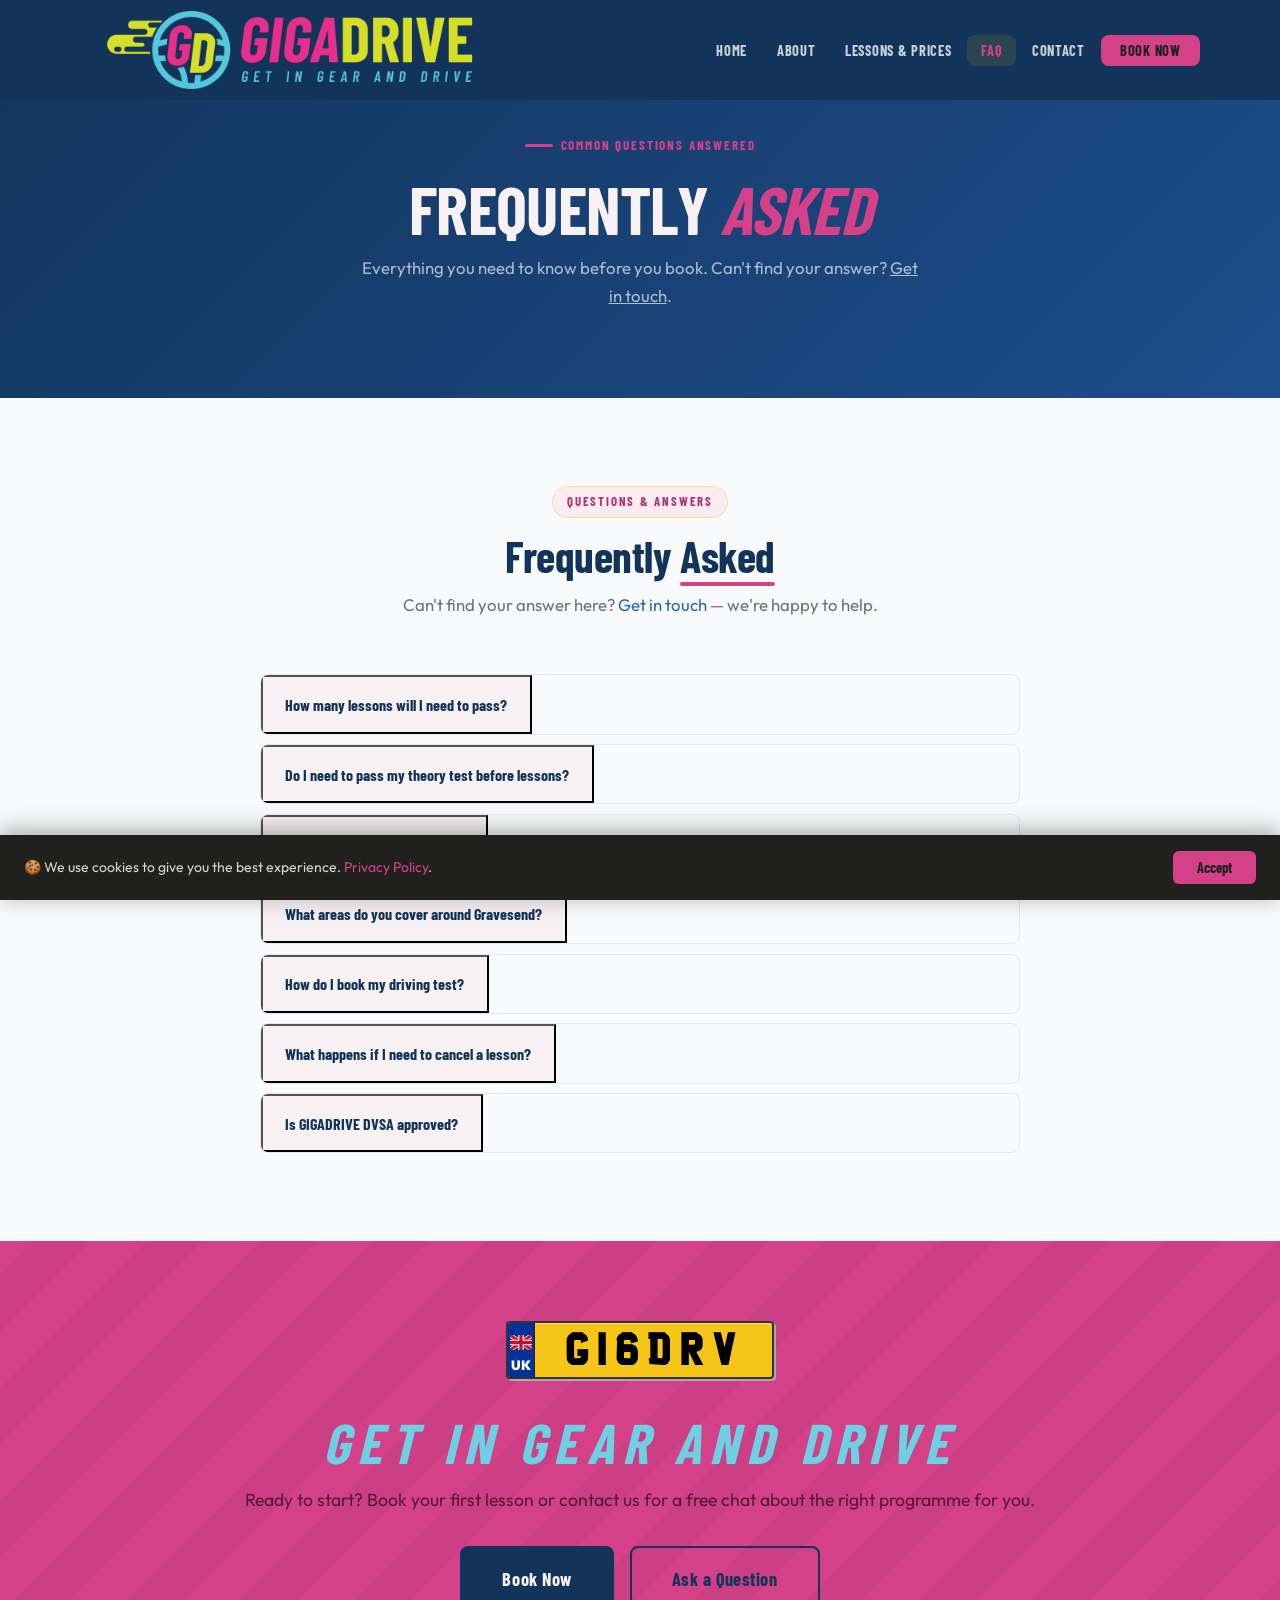
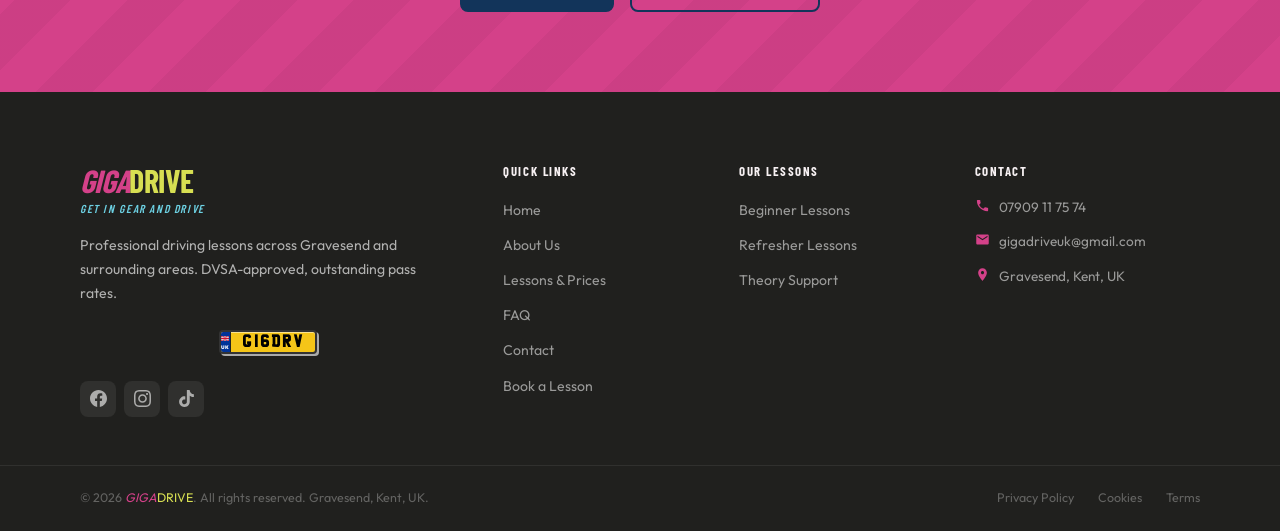
<file: faq.html>
<!DOCTYPE html>
<html lang="en-GB">
<head>
  <meta charset="UTF-8" />
  <meta name="viewport" content="width=device-width, initial-scale=1.0" />
  <meta name="description" content="Frequently asked questions about GIGADRIVE driving lessons — lessons needed, theory tests, car hire, coverage areas, cancellations and more." />
  <meta property="og:type"        content="website" />
  <meta property="og:title"       content="Driving Lessons FAQ | GIGADRIVE" />
  <meta property="og:description" content="Common questions about GIGADRIVE driving lessons — how many lessons you'll need, theory tests, using our car on test day, areas covered and more." />
  <meta property="og:image"       content="https://www.gigadrive.co.uk/images/Open-Graph_2-Square Logo.jpg" />
  <meta property="og:url"         content="https://www.gigadrive.co.uk/faq.html" />
  <meta name="twitter:card"       content="summary_large_image" />
  <title>Driving Lessons FAQ | GIGADRIVE</title>
  <link rel="icon" type="image/x-icon" href="images/GD_32x32.ico" />
  <link rel="stylesheet" href="css/variables.css" />
  <link rel="stylesheet" href="css/fonts.css" />
  <link rel="stylesheet" href="css/style.css" />
  <script type="application/ld+json">
  {
    "@context": "https://schema.org",
    "@graph": [
      {
        "@type": "LocalBusiness",
        "@id": "https://www.gigadrive.co.uk/#business",
        "name": "GIGADRIVE",
        "url": "https://www.gigadrive.co.uk",
        "mainEntityOfPage": "https://www.gigadrive.co.uk/faq.html",
        "description": "DVSA-approved driving lessons across Gravesend and surrounding areas.",
        "logo": "https://www.gigadrive.co.uk/images/GD_1-Primary Logo_Colored.png",
        "image": "https://www.gigadrive.co.uk/images/og-image.jpg",
        "telephone": "+447909117574",
        "email": "gigadriveuk@gmail.com",
        "address": {
          "@type": "PostalAddress",
          "addressLocality": "Gravesend",
          "addressRegion": "Kent",
          "addressCountry": "GB"
        },
        "areaServed": [
          "Gravesend", "Northfleet", "Swanscombe", "Ebbsfleet", "Dartford",
          "Longfield", "Meopham", "Cobham", "Higham", "Strood", "Rochester", "Chatham"
        ],
        "sameAs": [
          "https://www.facebook.com/GIGADRIVEUK",
          "https://www.instagram.com/GIGADRIVEUK",
          "https://www.tiktok.com/@GIGADRIVEUK"
        ]
      },
      {
        "@type": "FAQPage",
        "@id": "https://www.gigadrive.co.uk/faq.html#faq-schema",
        "mainEntity": [
          {
            "@type": "Question",
            "name": "How many lessons will I need to pass?",
            "acceptedAnswer": {
              "@type": "Answer",
              "text": "The DVSA suggests an average of 45 hours of professional tuition plus 22 hours of private practice. Most pupils pass within 20 to 40 professional hours depending on starting experience and lesson frequency."
            }
          },
          {
            "@type": "Question",
            "name": "Do I need to pass my theory test before lessons?",
            "acceptedAnswer": {
              "@type": "Answer",
              "text": "No. You can start practical lessons before passing the theory test, but you must pass the theory test before booking your practical test."
            }
          },
          {
            "@type": "Question",
            "name": "Can I use your car for my test?",
            "acceptedAnswer": {
              "@type": "Answer",
              "text": "Yes. Pupils can take the practical test in GIGADRIVE's dual-controlled training car."
            }
          },
          {
            "@type": "Question",
            "name": "What areas do you cover around Gravesend?",
            "acceptedAnswer": {
              "@type": "Answer",
              "text": "Coverage includes Gravesend, Northfleet, Swanscombe, Ebbsfleet, Dartford, Longfield, Meopham, Cobham, Higham, Strood, Rochester and Chatham."
            }
          },
          {
            "@type": "Question",
            "name": "How do I book my driving test?",
            "acceptedAnswer": {
              "@type": "Answer",
              "text": "Practical tests are booked via GOV.UK using the official DVSA booking service."
            }
          },
          {
            "@type": "Question",
            "name": "What happens if I need to cancel a lesson?",
            "acceptedAnswer": {
              "@type": "Answer",
              "text": "At least 48 hours notice is requested to cancel or reschedule without charge. Late cancellations may be charged."
            }
          },
          {
            "@type": "Question",
            "name": "Is GIGADRIVE DVSA approved?",
            "acceptedAnswer": {
              "@type": "Answer",
              "text": "Yes. GIGADRIVE is operated by a fully registered DVSA Approved Driving Instructor and lessons follow the DVSA learning framework."
            }
          }
        ]
      }
    ]
  }
  </script>
</head>
<body>

<!-- NAVIGATION -->
<div id="site-header"></div>

<!-- PAGE HERO -->
<section class="page-hero" aria-labelledby="page-h1">
  <div class="wrap page-hero-inner">
    <div class="hero-eyebrow">Common questions answered</div>
    <h1 id="page-h1">Frequently <em class="accent">Asked</em></h1>
    <p class="page-hero-sub">Everything you need to know before you book. Can't find your answer? <a href="booking.html" style="color:inherit;text-decoration:underline;">Get in touch</a>.</p>
  </div>
</section>

<!-- ══ FAQ ══ -->
<section class="section section--alt" id="faq" aria-labelledby="faq-h2">
  <div class="wrap">
    <div class="section-head">
      <div class="section-label">Questions &amp; Answers</div>
      <h2 class="section-title" id="faq-h2">Frequently <span class="ul">Asked</span></h2>
      <p class="section-sub">Can't find your answer here? <a href="contact.html">Get in touch</a> — we're happy to help.</p>
    </div>

    <div class="faq-list">

      <div class="faq-item">
        <button class="faq-q" aria-expanded="false">How many lessons will I need to pass?</button>
        <div class="faq-a"><p>The DVSA suggest an average of 45 hours of professional tuition plus 22 hours of private practice. Most of our pupils pass within 20–40 professional hours, depending on their starting experience and how frequently they practice. We'll give you an honest estimate after your first lesson.</p></div>
      </div>

      <div class="faq-item">
        <button class="faq-q" aria-expanded="false">Do I need to pass my theory test before lessons?</button>
        <div class="faq-a"><p>No — you can start practical lessons before passing your theory test. However, you must pass the theory test before you can book your practical (road) test. We recommend booking your theory test once you feel comfortable with basic car control.</p></div>
      </div>

      <div class="faq-item">
        <button class="faq-q" aria-expanded="false">Can I use your car for my test?</button>
        <div class="faq-a"><p>Yes! You're welcome to take your practical test in our dual-controlled training car (G16DRV). This is actually ideal as you'll be in the car you've practised in throughout your lessons. There's no extra charge for using our car on test day.</p></div>
      </div>

      <div class="faq-item">
        <button class="faq-q" aria-expanded="false">What areas do you cover around Gravesend?</button>
        <div class="faq-a"><p>We cover Gravesend and the surrounding areas including Northfleet, Swanscombe, Ebbsfleet, Dartford, Longfield, Meopham, Cobham, Higham, Strood, Rochester and Chatham. Not sure if we cover your location? Contact us and we'll let you know.</p></div>
      </div>

      <div class="faq-item">
        <button class="faq-q" aria-expanded="false">How do I book my driving test?</button>
        <div class="faq-a"><p>You book your practical driving test directly via GOV.UK (the official DVSA booking service). We'll advise you on when you're ready to book and can help you select a test centre. The closest test centre to most of our pupils is Gillingham.</p></div>
      </div>

      <div class="faq-item">
        <button class="faq-q" aria-expanded="false">What happens if I need to cancel a lesson?</button>
        <div class="faq-a"><p>We require at least 48 hours' notice to cancel or reschedule a lesson without charge. Late cancellations (under 48 hours) or no-shows will result in the lesson being charged, unless a valid doctors certificate can be produced. We understand that life happens — please just let us know as early as possible.</p></div>
      </div>

      <div class="faq-item">
        <button class="faq-q" aria-expanded="false">Is GIGADRIVE DVSA approved?</button>
        <div class="faq-a"><p>Yes. <em class="giga">GIGA</em><span class="drive">DRIVE</span> is operated by a fully registered DVSA Approved Driving Instructor (ADI). You can verify any ADI's registration on the official GOV.UK DVSA ADI register. All our lessons follow the DVSA's approved learning framework.</p></div>
      </div>

    </div>
  </div>
</section>

<!-- CTA BAND -->
<section class="cta-band" aria-labelledby="cta-h2">
  <div class="wrap cta-band-inner">
    <div class="cta-band-plate">
      <div class="plate plate--lg" aria-label="G16DRV"><span class="plate-num">G16DRV</span></div>
    </div>
    <h2 id="cta-h2">Get In Gear And Drive</h2>
    <p>Ready to start? Book your first lesson or contact us for a free chat about the right programme for you.</p>
    <div class="cta-band-actions">
      <a href="booking.html" class="btn btn-primary btn-lg">Book Now</a>
      <a href="contact.html" class="btn btn-outline-dark btn-lg">Ask a Question</a>
    </div>
  </div>
</section>

<!-- FOOTER -->
<div id="site-footer"></div>

<script src="js/shared-layout.js"></script>
<script src="js/main.js"></script>
</body>
</html>
</file>
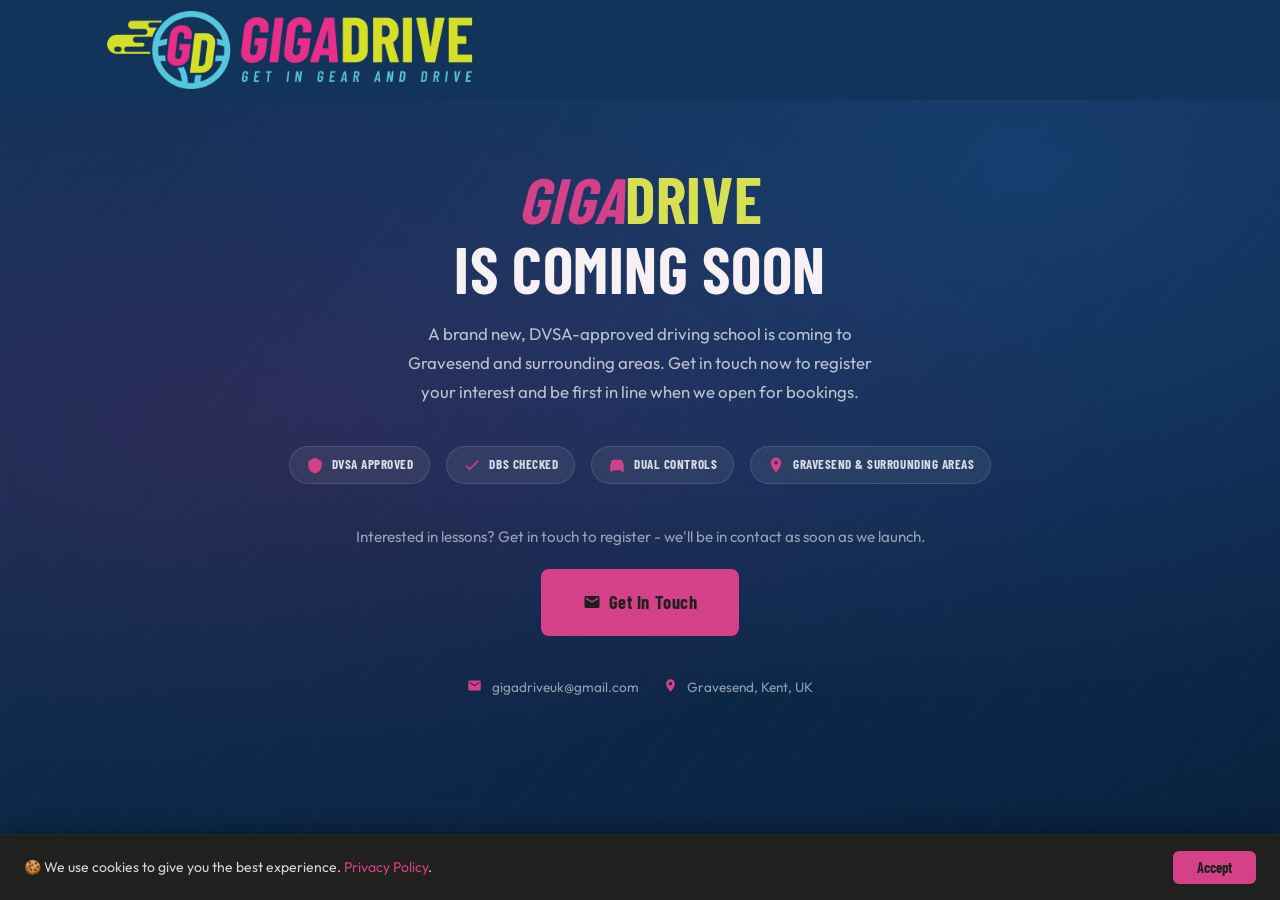
<file: index-holding.html>
<!DOCTYPE html>
<html lang="en-GB">
<head>
  <meta charset="UTF-8" />
  <meta name="viewport" content="width=device-width, initial-scale=1.0" />
  <meta name="description" content="GIGADRIVE - Get In Gear And Drive. A brand new DVSA-approved driving school is coming to Gravesend and surrounding areas. Register your interest today." />
  <meta name="robots" content="noindex, nofollow" />
  <meta property="og:type"        content="website" />
  <meta property="og:title"       content="GIGADRIVE - Coming Soon" />
  <meta property="og:description" content="Professional driving lessons across Gravesend and surrounding areas. Launching soon." />
  <meta property="og:image"       content="https://www.gigadrive.co.uk/images/Open-Graph_2-Square Logo.jpg" />
  <meta property="og:url"         content="https://www.gigadrive.co.uk" />
  <title>GIGADRIVE - Coming Soon | Driving Lessons in Gravesend</title>
  <link rel="icon" type="image/x-icon" href="images/GD_32x32.ico" />
  <link rel="stylesheet" href="css/variables.css" />
  <link rel="stylesheet" href="css/fonts.css" />
  <link rel="stylesheet" href="css/style.css" />
  <style>
    /* -- Holding-page layout only - not covered by style.css -- */
    body {
      background: var(--c-primary);
      color: var(--c-white);
      display: flex;
      flex-direction: column;
      min-height: 100vh;
    }

    .holding-page {
      flex: 1;
      display: flex;
      flex-direction: column;
      align-items: center;
      justify-content: center;
      padding: calc(var(--nav-h) + 2rem) 1.5rem 4rem;
      text-align: center;
      background:
        radial-gradient(ellipse at 20% 50%, rgba(255,46,154,0.12) 0%, transparent 60%),
        radial-gradient(ellipse at 80% 20%, rgba(30,77,140,0.5) 0%, transparent 60%),
        linear-gradient(160deg, var(--c-primary) 0%, #0a2240 100%);
      position: relative;
      overflow: hidden;
    }

    .holding-page::before {
      content: '';
      position: absolute;
      inset: 0;
      background-image: repeating-linear-gradient(
        -55deg,
        rgba(255,255,255,0.015) 0px,
        rgba(255,255,255,0.015) 1px,
        transparent 1px,
        transparent 40px
      );
      pointer-events: none;
    }

    .holding-inner {
      position: relative;
      max-width: 640px;
      width: 100%;
    }

    .holding-logo-wrap {
      margin-bottom: 2.5rem;
    }

    .holding-logo-wrap .site-logo {
      max-height: 80px;
    }

    .holding-logo-fallback {
      display: none;
      font-family: var(--font-head);
      font-size: 3rem;
      font-weight: 900;
      line-height: 1;
    }

    .holding-logo-tagline {
      font-family: var(--font-head);
      font-size: 0.85rem;
      font-weight: 600;
      letter-spacing: 0.18em;
      text-transform: uppercase;
      color: rgba(255,255,255,0.45);
      margin-top: 0.5rem;
    }

    .holding-heading {
      font-family: var(--font-head);
      font-size: clamp(2.4rem, 7vw, 4rem);
      font-weight: 900;
      line-height: 1.1;
      letter-spacing: 0.01em;
      text-transform: uppercase;
      color: var(--c-white);
      margin-bottom: 1rem;
    }

    .holding-desc {
      font-size: 1.05rem;
      line-height: 1.7;
      color: rgba(255,255,255,0.7);
      max-width: 500px;
      margin: 0 auto 2.5rem;
    }

    /* Trust items styled for the dark background */
    .holding-trust {
      display: flex;
      justify-content: center;
      gap: 1rem;
      flex-wrap: wrap;
      margin-bottom: 2.5rem;
    }

    .holding-trust .trust-item {
      background: rgba(255,255,255,0.07);
      border: 1px solid rgba(255,255,255,0.12);
      border-radius: var(--radius-pill);
      padding: 0.45rem 1rem;
      color: rgba(255,255,255,0.82);
      font-size: 0.82rem;
    }

    .holding-trust .trust-item svg {
      fill: var(--c-accent);
    }

    .holding-cta {
      margin-bottom: 2.5rem;
    }

    .holding-cta p {
      font-size: 0.95rem;
      color: rgba(255,255,255,0.55);
      margin-bottom: 1.25rem;
    }

    .holding-contacts {
      display: flex;
      align-items: center;
      justify-content: center;
      gap: 1.5rem;
      flex-wrap: wrap;
      margin-bottom: 2.5rem;
    }

    .holding-contacts .footer-contact-row {
      margin-bottom: 0;
      justify-content: center;
    }
  </style>
</head>
<body data-layout="holding">

<!-- --------------------------------------------------------------
     NAVIGATION
---------------------------------------------------------------- -->
<div id="site-header"></div>

<main class="holding-page" role="main">
    <div class="holding-inner"></div>    <!-- Heading -->
    <h1 class="holding-heading">
      <em class="giga">GIGA</em><span class="drive">DRIVE</span><br />Is Coming Soon
    </h1>

    <!-- Description -->
    <p class="holding-desc">
      A brand new, DVSA-approved driving school is coming to Gravesend and surrounding areas.
      Get in touch now to register your interest and be first in line when we open for bookings.
    </p>

    <!-- Trust badges -->
    <div class="holding-trust" aria-label="Key trust signals">
      <div class="trust-item">
        <svg viewBox="0 0 24 24"><path d="M12 2L3 7v5c0 5.25 3.75 10.15 9 11.35C17.25 22.15 21 17.25 21 12V7l-9-5z"/></svg>
        DVSA Approved
      </div>
      <div class="trust-item">
        <svg viewBox="0 0 24 24"><path d="M9 16.17L4.83 12l-1.42 1.41L9 19 21 7l-1.41-1.41z"/></svg>
        DBS Checked
      </div>
      <div class="trust-item">
        <svg viewBox="0 0 24 24"><path d="M18.92 6.01C18.72 5.42 18.16 5 17.5 5h-11c-.66 0-1.21.42-1.42 1.01L3 12v8c0 .55.45 1 1 1h1c.55 0 1-.45 1-1v-1h12v1c0 .55.45 1 1 1h1c.55 0 1-.45 1-1v-8l-2.08-5.99z"/></svg>
        Dual Controls
      </div>
      <div class="trust-item">
        <svg viewBox="0 0 24 24"><path d="M12 2C8.13 2 5 5.13 5 9c0 5.25 7 13 7 13s7-7.75 7-13c0-3.87-3.13-7-7-7zm0 9.5c-1.38 0-2.5-1.12-2.5-2.5s1.12-2.5 2.5-2.5 2.5 1.12 2.5 2.5-1.12 2.5-2.5 2.5z"/></svg>
        Gravesend &amp; Surrounding Areas
      </div>
    </div>

    <!-- CTA -->
    <div class="holding-cta">
      <p>Interested in lessons? Get in touch to register - we'll be in contact as soon as we launch.</p>
      <a href="mailto:gigadriveuk@gmail.com" class="btn btn-accent btn-lg">
        <svg viewBox="0 0 24 24" style="width:18px;height:18px;fill:currentColor;flex-shrink:0;"><path d="M20 4H4c-1.1 0-1.99.9-1.99 2L2 18c0 1.1.9 2 2 2h16c1.1 0 2-.9 2-2V6c0-1.1-.9-2-2-2zm0 4l-8 5-8-5V6l8 5 8-5v2z"/></svg>
        Get In Touch
      </a>
    </div>

    <!-- Contact details -->
    <div class="holding-contacts">
      <div class="footer-contact-row">
        <svg viewBox="0 0 24 24"><path d="M20 4H4c-1.1 0-1.99.9-1.99 2L2 18c0 1.1.9 2 2 2h16c1.1 0 2-.9 2-2V6c0-1.1-.9-2-2-2zm0 4l-8 5-8-5V6l8 5 8-5v2z"/></svg>
        <span><a href="mailto:gigadriveuk@gmail.com" style="color:rgba(255,255,255,0.55);">gigadriveuk@gmail.com</a></span>
      </div>
      <div class="footer-contact-row">
        <svg viewBox="0 0 24 24"><path d="M12 2C8.13 2 5 5.13 5 9c0 5.25 7 13 7 13s7-7.75 7-13c0-3.87-3.13-7-7-7zm0 9.5c-1.38 0-2.5-1.12-2.5-2.5s1.12-2.5 2.5-2.5 2.5 1.12 2.5 2.5-1.12 2.5-2.5 2.5z"/></svg>
        <span>Gravesend, Kent, UK</span>
      </div>
    </div>

  </div>
</main>

<div id="site-footer"></div>

<script src="js/shared-layout.js"></script>
<script src="js/main.js"></script>
</body>
</html>
</file>
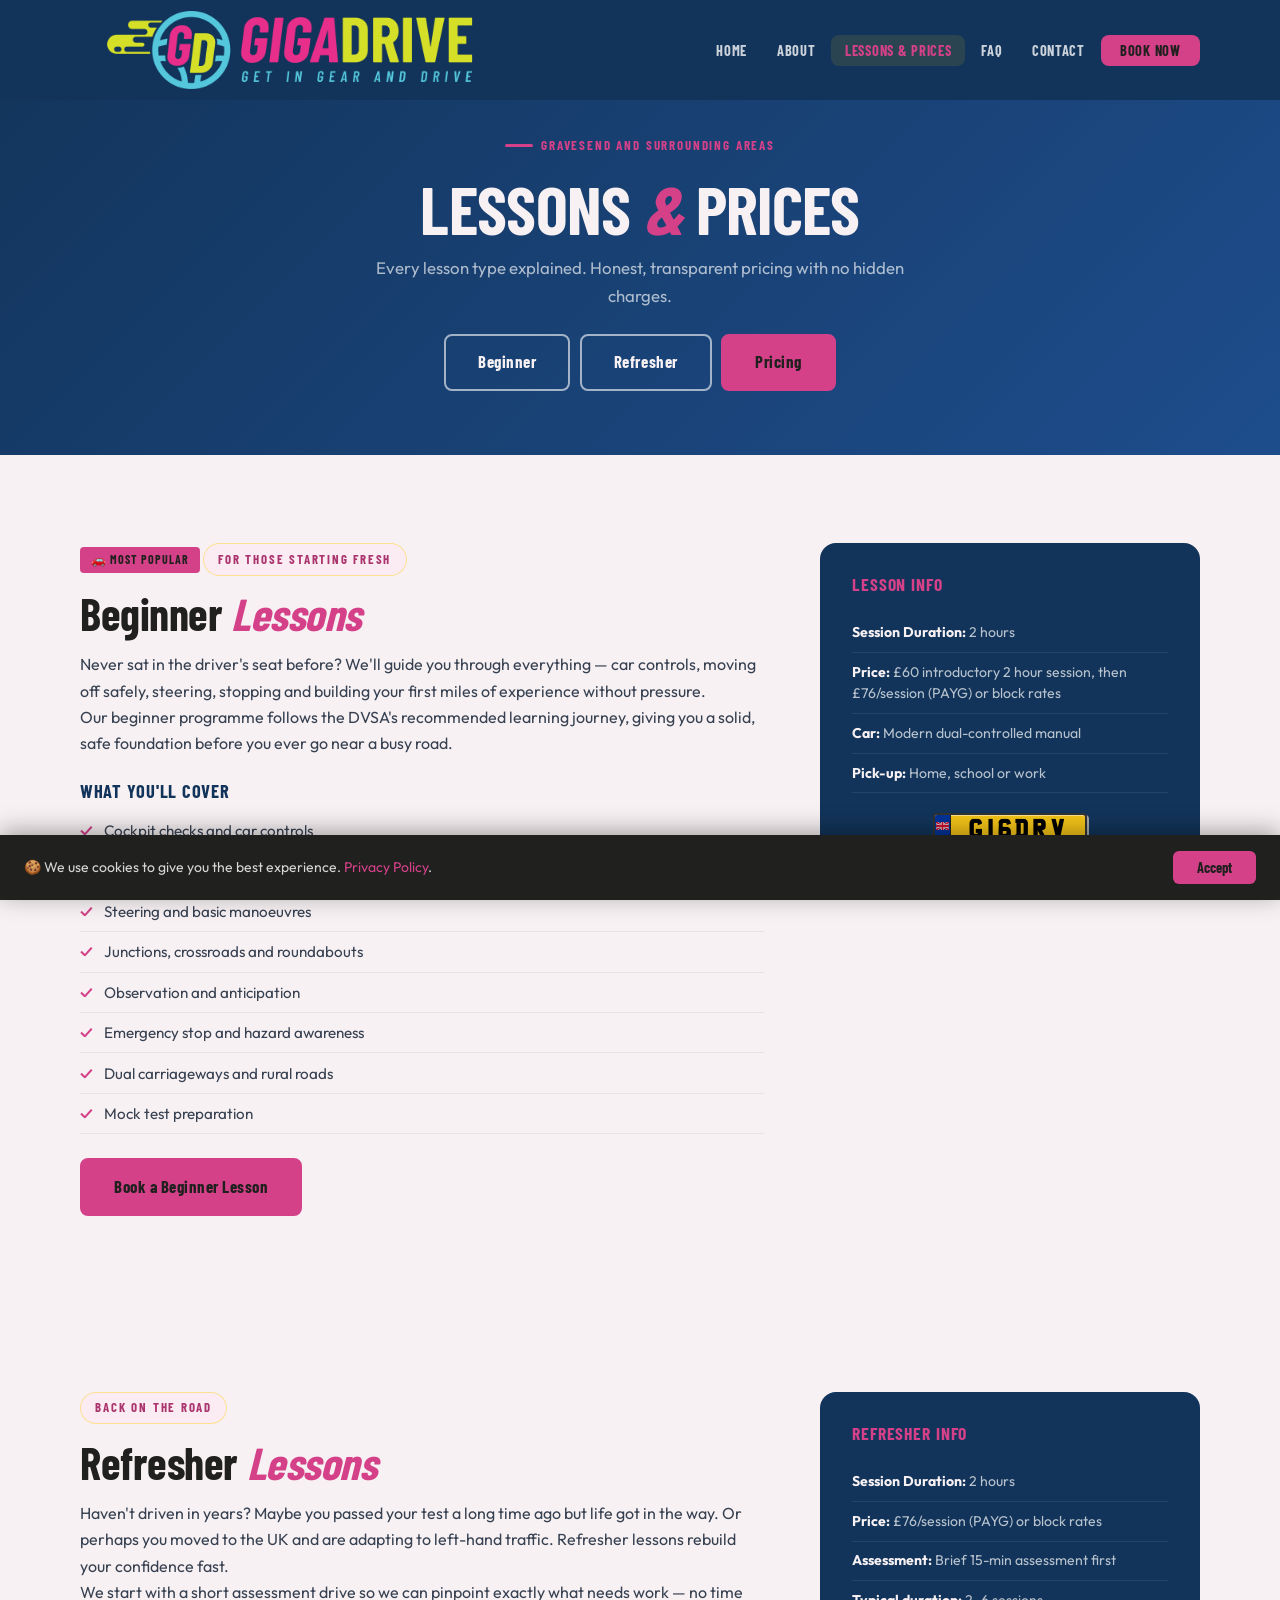
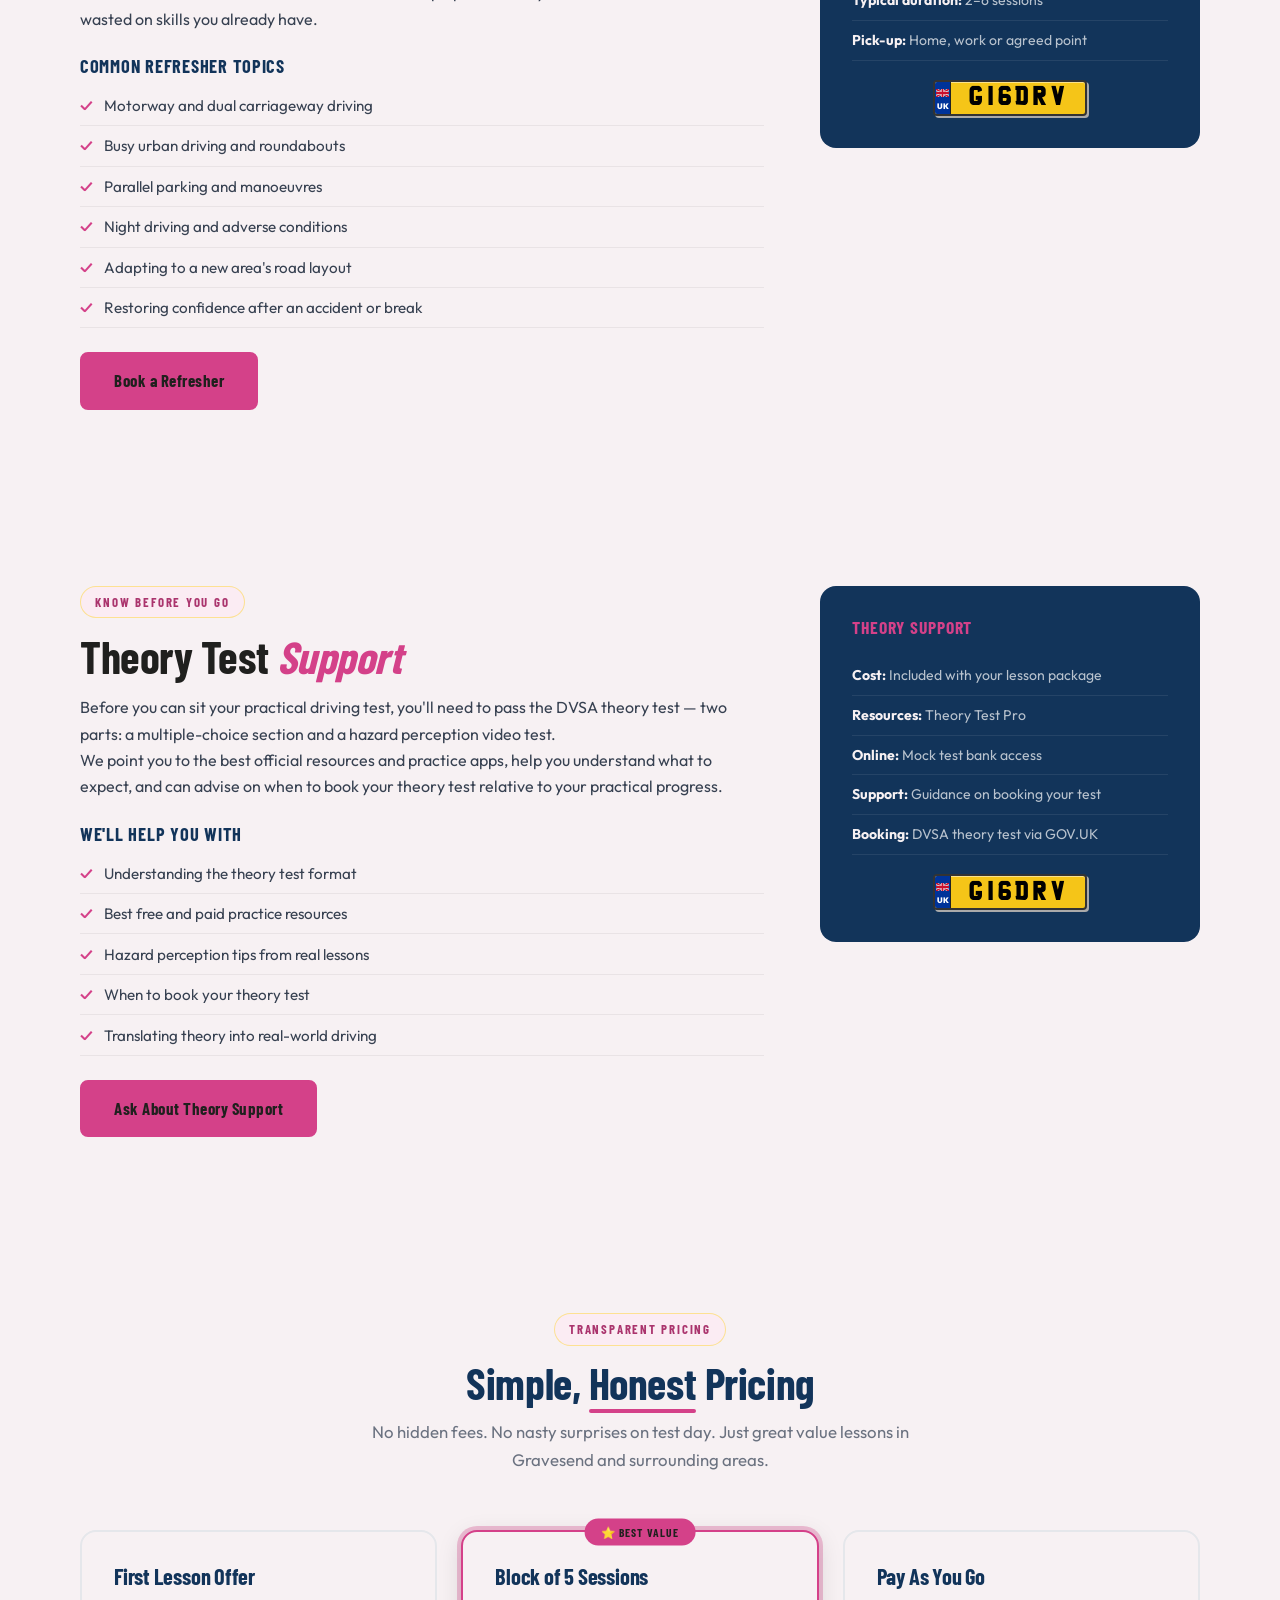
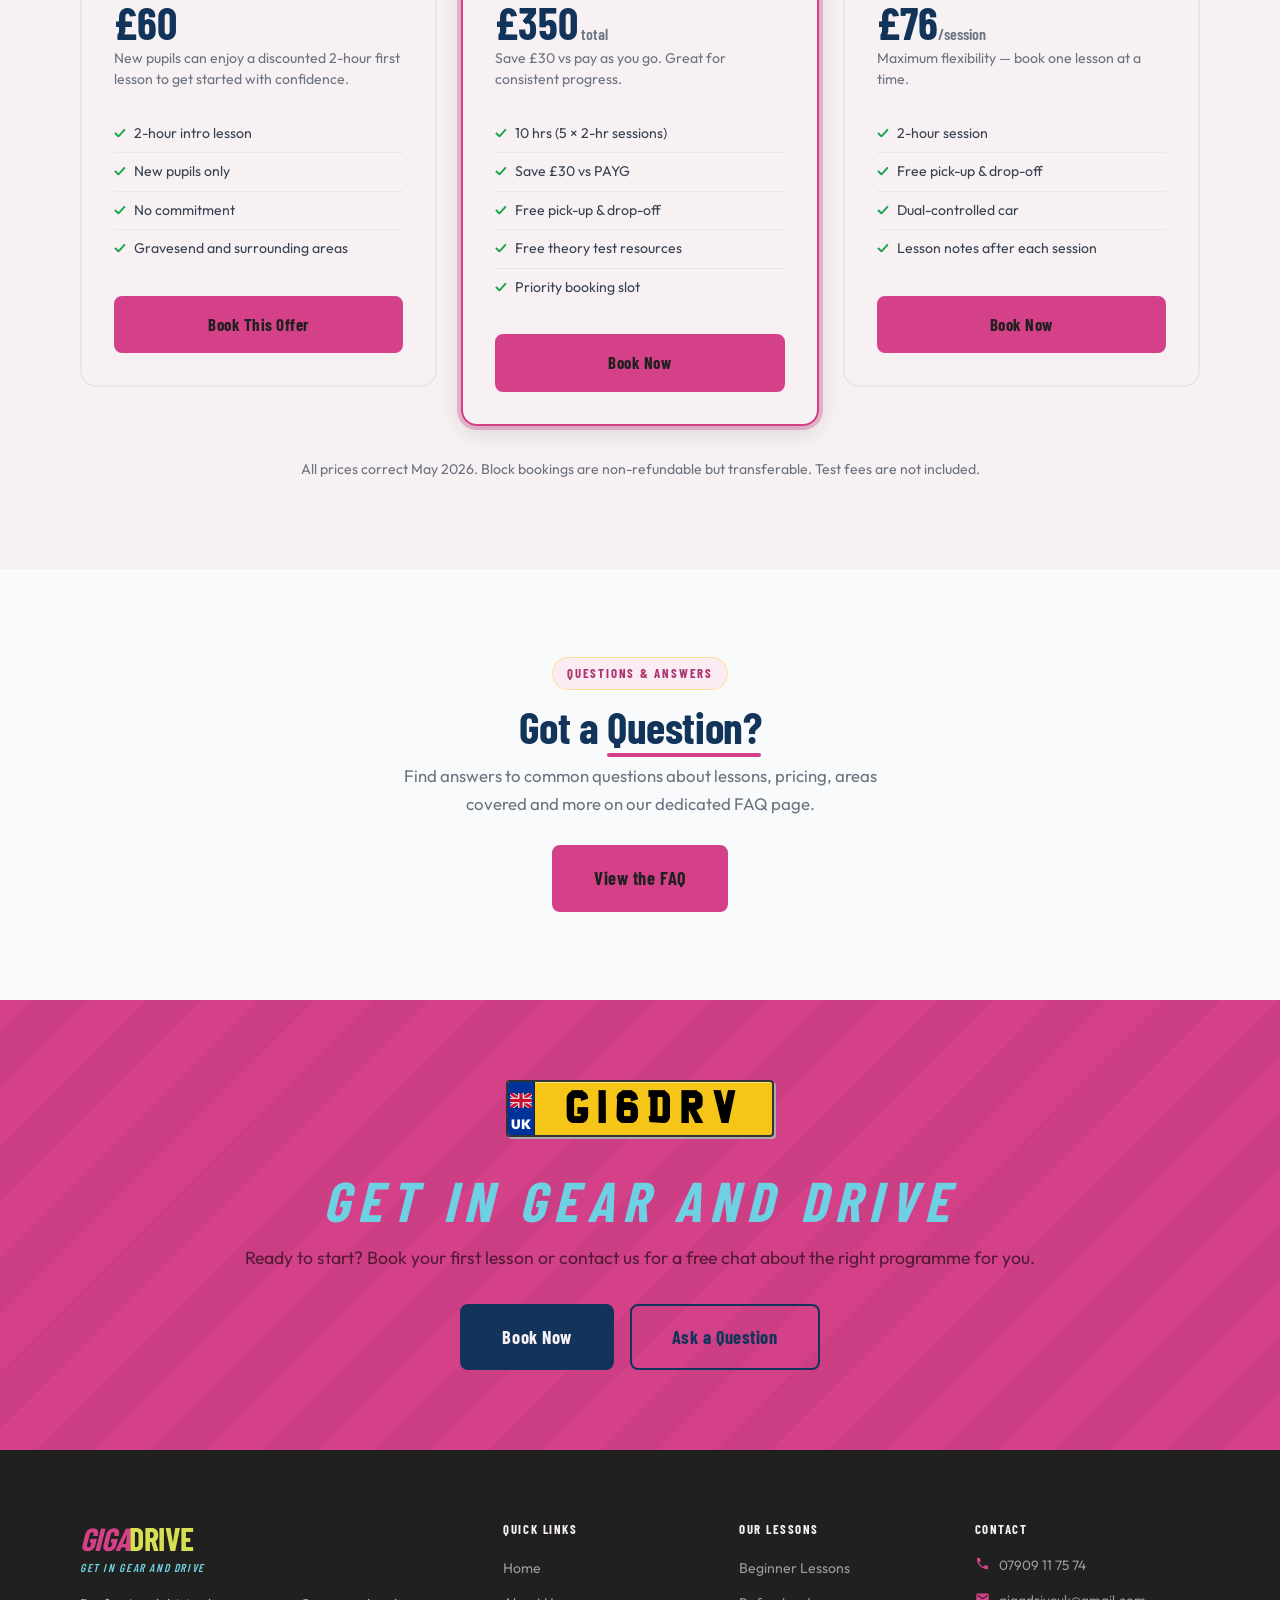
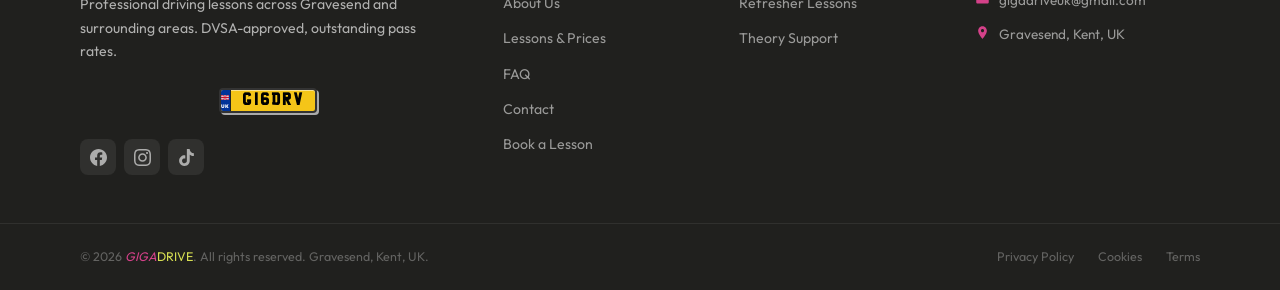
<file: lessons.html>
<!DOCTYPE html>
<html lang="en-GB">
<head>
  <meta charset="UTF-8" />
  <meta name="viewport" content="width=device-width, initial-scale=1.0" />
  <meta name="description" content="GIGADRIVE driving lessons and prices — beginner, refresher and theory support across Gravesend and surrounding areas. Simple, honest pricing with no hidden charges." />
  <meta property="og:type"        content="website" />
  <meta property="og:title"       content="Driving Lessons &amp; Prices | GIGADRIVE" />
  <meta property="og:description" content="Beginner, refresher and theory support lessons across Gravesend and surrounding areas. Simple, honest pricing with no hidden charges." />
  <meta property="og:image"       content="https://www.gigadrive.co.uk/images/Open-Graph_2-Square Logo.jpg" />
  <meta property="og:url"         content="https://www.gigadrive.co.uk/lessons.html" />
  <meta name="twitter:card"       content="summary_large_image" />
  <title>Driving Lessons &amp; Prices in Gravesend | GIGADRIVE</title>
  <link rel="icon" type="image/x-icon" href="images/GD_32x32.ico" />
  <link rel="stylesheet" href="css/variables.css" />
  <link rel="stylesheet" href="css/fonts.css" />
  <link rel="stylesheet" href="css/style.css" />
  <script type="application/ld+json">
  {
    "@context": "https://schema.org",
    "@type": "LocalBusiness",
    "@id": "https://www.gigadrive.co.uk/#business",
    "name": "GIGADRIVE",
    "url": "https://www.gigadrive.co.uk",
    "mainEntityOfPage": "https://www.gigadrive.co.uk/lessons.html",
    "description": "DVSA-approved driving lessons across Gravesend and surrounding areas.",
    "logo": "https://www.gigadrive.co.uk/images/GD_1-Primary Logo_Colored.png",
    "image": "https://www.gigadrive.co.uk/images/og-image.jpg",
    "telephone": "+447909117574",
    "email": "gigadriveuk@gmail.com",
    "address": {
      "@type": "PostalAddress",
      "addressLocality": "Gravesend",
      "addressRegion": "Kent",
      "addressCountry": "GB"
    },
    "areaServed": [
      "Gravesend", "Northfleet", "Swanscombe", "Ebbsfleet", "Dartford",
      "Longfield", "Meopham", "Cobham", "Higham", "Strood", "Rochester", "Chatham"
    ],
    "sameAs": [
      "https://www.facebook.com/GIGADRIVEUK",
      "https://www.instagram.com/GIGADRIVEUK",
      "https://www.tiktok.com/@GIGADRIVEUK"
    ]
  }
  </script>
</head>
<body>

<!-- NAVIGATION -->
<div id="site-header"></div>

<!-- PAGE HERO -->
<section class="page-hero" aria-labelledby="page-h1">
  <div class="wrap page-hero-inner">
    <div class="hero-eyebrow">Gravesend and surrounding areas</div>
    <h1 id="page-h1">Lessons <em class="accent">&amp;</em> Prices</h1>
    <p class="page-hero-sub">Every lesson type explained. Honest, transparent pricing with no hidden charges.</p>
    <div class="page-hero-jump">
      <a href="#beginner"  class="btn btn-outline-white">Beginner</a>
      <a href="#refresher" class="btn btn-outline-white">Refresher</a>
      <a href="#pricing"   class="btn btn-accent">Pricing</a>
    </div>
  </div>
</section>

<!-- ══ BEGINNER ══ -->
<section class="section lesson-section" id="beginner" aria-labelledby="beg-h2">
  <div class="wrap lesson-grid">
    <div class="lesson-copy reveal">
      <div class="lesson-badge">🚗 Most popular</div>
      <div class="section-label">For Those Starting Fresh</div>
      <h2 id="beg-h2">Beginner <span class="accent">Lessons</span></h2>
      <p>Never sat in the driver's seat before? We'll guide you through everything — car controls, moving off safely, steering, stopping and building your first miles of experience without pressure.</p>
      <p>Our beginner programme follows the DVSA's recommended learning journey, giving you a solid, safe foundation before you ever go near a busy road.</p>
      <h3>What you'll cover</h3>
      <ul class="feature-list">
        <li>Cockpit checks and car controls</li>
        <li>Moving off and stopping</li>
        <li>Steering and basic manoeuvres</li>
        <li>Junctions, crossroads and roundabouts</li>
        <li>Observation and anticipation</li>
        <li>Emergency stop and hazard awareness</li>
        <li>Dual carriageways and rural roads</li>
        <li>Mock test preparation</li>
      </ul>
      <a href="booking.html" class="btn btn-accent" style="margin-top:1.5rem;">Book a Beginner Lesson</a>
    </div>
    <div class="lesson-aside reveal">
      <div class="lesson-info-card">
        <h4>Lesson Info</h4>
        <div class="info-row"><strong>Session Duration:</strong> 2 hours</div>
        <div class="info-row"><strong>Price:</strong> £60 introductory 2 hour session, then £76/session (PAYG) or block rates</div>
        <div class="info-row"><strong>Car:</strong> Modern dual-controlled manual</div>
        <div class="info-row"><strong>Pick-up:</strong> Home, school or work</div>
        <div class="plate plate--md" style="margin-top:1.2rem;" aria-label="G16DRV"><span class="plate-num">G16DRV</span></div>
      </div>
    </div>
  </div>
</section>

<!-- ══ REFRESHER ══ -->
<section class="section lesson-section" id="refresher" aria-labelledby="ref-h2">
  <div class="wrap lesson-grid">
    <div class="lesson-copy reveal">
      <div class="section-label">Back on the Road</div>
      <h2 id="ref-h2">Refresher <span class="accent">Lessons</span></h2>
      <p>Haven't driven in years? Maybe you passed your test a long time ago but life got in the way. Or perhaps you moved to the UK and are adapting to left-hand traffic. Refresher lessons rebuild your confidence fast.</p>
      <p>We start with a short assessment drive so we can pinpoint exactly what needs work — no time wasted on skills you already have.</p>
      <h3>Common refresher topics</h3>
      <ul class="feature-list">
        <li>Motorway and dual carriageway driving</li>
        <li>Busy urban driving and roundabouts</li>
        <li>Parallel parking and manoeuvres</li>
        <li>Night driving and adverse conditions</li>
        <li>Adapting to a new area's road layout</li>
        <li>Restoring confidence after an accident or break</li>
      </ul>
      <a href="booking.html" class="btn btn-accent" style="margin-top:1.5rem;">Book a Refresher</a>
    </div>
    <div class="lesson-aside reveal">
      <div class="lesson-info-card">
        <h4>Refresher Info</h4>
        <div class="info-row"><strong>Session Duration:</strong> 2 hours</div>
        <div class="info-row"><strong>Price:</strong> £76/session (PAYG) or block rates</div>
        <div class="info-row"><strong>Assessment:</strong> Brief 15-min assessment first</div>
        <div class="info-row"><strong>Typical duration:</strong> 2–6 sessions</div>
        <div class="info-row"><strong>Pick-up:</strong> Home, work or agreed point</div>
        <div class="plate plate--md" style="margin-top:1.2rem;" aria-label="G16DRV"><span class="plate-num">G16DRV</span></div>
      </div>
    </div>
  </div>
</section>


<!-- ══ THEORY ══ -->
<section class="section lesson-section" id="theory" aria-labelledby="th-h2">
  <div class="wrap lesson-grid">
    <div class="lesson-copy reveal">
      <div class="section-label">Know Before You Go</div>
      <h2 id="th-h2">Theory Test <span class="accent">Support</span></h2>
      <p>Before you can sit your practical driving test, you'll need to pass the DVSA theory test — two parts: a multiple-choice section and a hazard perception video test.</p>
      <p>We point you to the best official resources and practice apps, help you understand what to expect, and can advise on when to book your theory test relative to your practical progress.</p>
      <h3>We'll help you with</h3>
      <ul class="feature-list">
        <li>Understanding the theory test format</li>
        <li>Best free and paid practice resources</li>
        <li>Hazard perception tips from real lessons</li>
        <li>When to book your theory test</li>
        <li>Translating theory into real-world driving</li>
      </ul>
      <a href="contact.html" class="btn btn-accent" style="margin-top:1.5rem;">Ask About Theory Support</a>
    </div>
    <div class="lesson-aside reveal">
      <div class="lesson-info-card">
        <h4>Theory Support</h4>
        <div class="info-row"><strong>Cost:</strong> Included with your lesson package</div>
        <div class="info-row"><strong>Resources:</strong> Theory Test Pro</div>
        <div class="info-row"><strong>Online:</strong> Mock test bank access</div>
        <div class="info-row"><strong>Support:</strong> Guidance on booking your test</div>
        <div class="info-row"><strong>Booking:</strong> DVSA theory test via GOV.UK</div>
        <div class="plate plate--md" style="margin-top:1.2rem;" aria-label="G16DRV"><span class="plate-num">G16DRV</span></div>
      </div>
    </div>
  </div>
</section>

<!-- ══ PRICING ══ -->
<section class="section" id="pricing" aria-labelledby="pricing-h2">
  <div class="wrap">
    <div class="section-head">
      <div class="section-label">Transparent Pricing</div>
      <h2 class="section-title" id="pricing-h2">Simple, <span class="ul">Honest</span> Pricing</h2>
      <p class="section-sub">No hidden fees. No nasty surprises on test day. Just great value lessons in Gravesend and surrounding areas.</p>
    </div>

    <div class="pricing-grid">
      <div class="price-card reveal">
        <h3>First Lesson Offer</h3>
        <div class="price-amount">£60</div>
        <p class="price-desc">New pupils can enjoy a discounted 2-hour first lesson to get started with confidence.</p>
        <ul class="price-list">
          <li>2-hour intro lesson</li>
          <li>New pupils only</li>
          <li>No commitment</li>
          <li>Gravesend and surrounding areas</li>
        </ul>
        <a href="booking.html" class="btn btn-accent btn-full">Book This Offer</a>
      </div>

      <div class="price-card is-featured reveal">
        <div class="price-badge">⭐ Best Value</div>
        <h3>Block of 5 Sessions</h3>
        <div class="price-amount">£350<sub> total</sub></div>
        <p class="price-desc">Save £30 vs pay as you go. Great for consistent progress.</p>
        <ul class="price-list">
          <li>10 hrs (5 × 2-hr sessions)</li>
          <li>Save £30 vs PAYG</li>
          <li>Free pick-up &amp; drop-off</li>
          <li>Free theory test resources</li>
          <li>Priority booking slot</li>
        </ul>
        <a href="booking.html" class="btn btn-accent btn-full">Book Now</a>
      </div>

      <div class="price-card reveal">
        <h3>Pay As You Go</h3>
        <div class="price-amount">£76<sub>/session</sub></div>
        <p class="price-desc">Maximum flexibility — book one lesson at a time.</p>
        <ul class="price-list">
          <li>2-hour session</li>
          <li>Free pick-up &amp; drop-off</li>
          <li>Dual-controlled car</li>
          <li>Lesson notes after each session</li>
        </ul>
        <a href="booking.html" class="btn btn-accent btn-full">Book Now</a>
      </div>
    </div>

    <p class="text-center mt-2" style="color:var(--c-muted);font-size:0.88rem;">
      All prices correct May 2026. Block bookings are non-refundable but transferable. Test fees are not included.
    </p>
  </div>
</section>

<!-- ══ FAQ LINK ══ -->
<section class="section section--alt">
  <div class="wrap" style="text-align:center;">
    <div class="section-label">Questions &amp; Answers</div>
    <h2 class="section-title">Got a <span class="ul">Question?</span></h2>
    <p class="section-sub" style="max-width:480px;margin:0 auto 1.75rem;">Find answers to common questions about lessons, pricing, areas covered and more on our dedicated FAQ page.</p>
    <a href="faq.html" class="btn btn-accent btn-lg">View the FAQ</a>
  </div>
</section>

<!-- CTA BAND -->
<section class="cta-band" aria-labelledby="cta-h2">
  <div class="wrap cta-band-inner">
    <div class="cta-band-plate">
      <div class="plate plate--lg" aria-label="G16DRV"><span class="plate-num">G16DRV</span></div>
    </div>
    <h2 id="cta-h2">Get In Gear And Drive</h2>
    <p>Ready to start? Book your first lesson or contact us for a free chat about the right programme for you.</p>
    <div class="cta-band-actions">
      <a href="booking.html" class="btn btn-primary btn-lg">Book Now</a>
      <a href="contact.html" class="btn btn-outline-dark btn-lg">Ask a Question</a>
    </div>
  </div>
</section>

<!-- FOOTER -->
<div id="site-footer"></div>

<script src="js/shared-layout.js"></script>
<script src="js/main.js"></script>
</body>
</html>
</file>
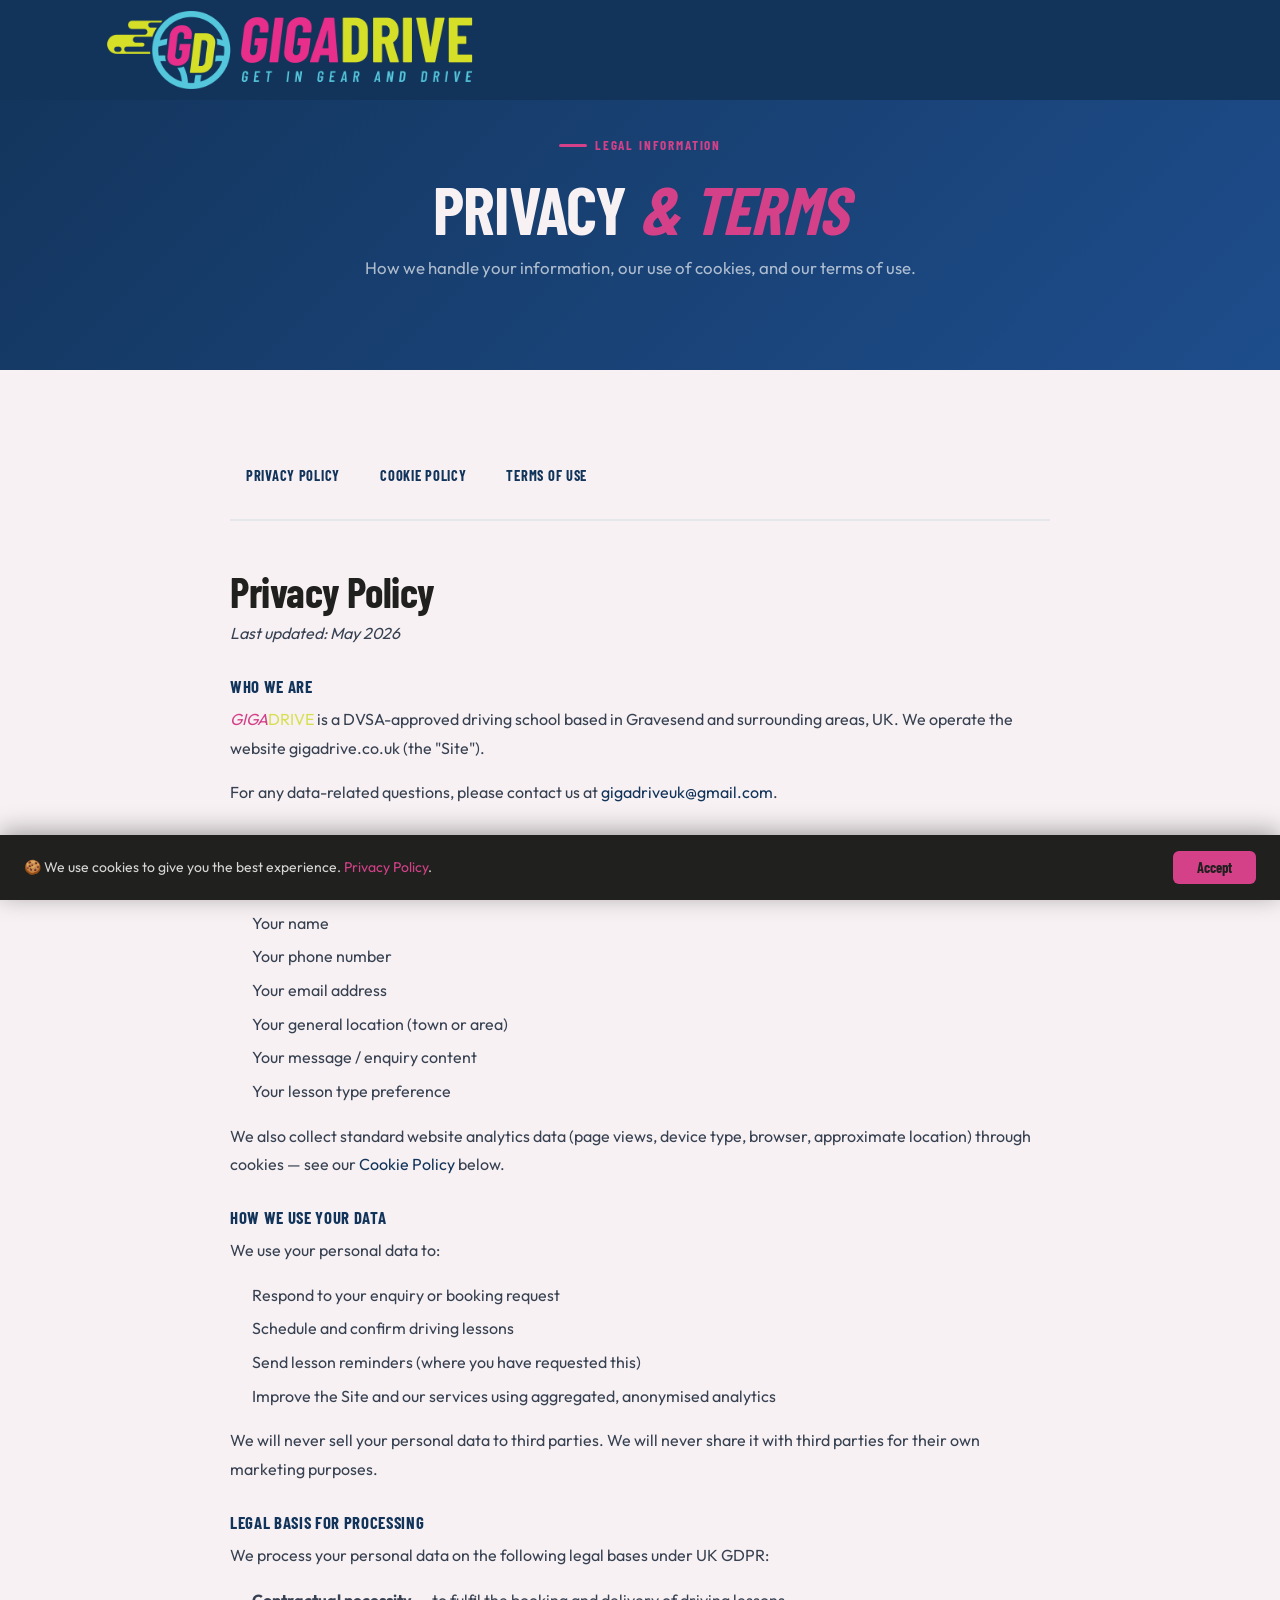
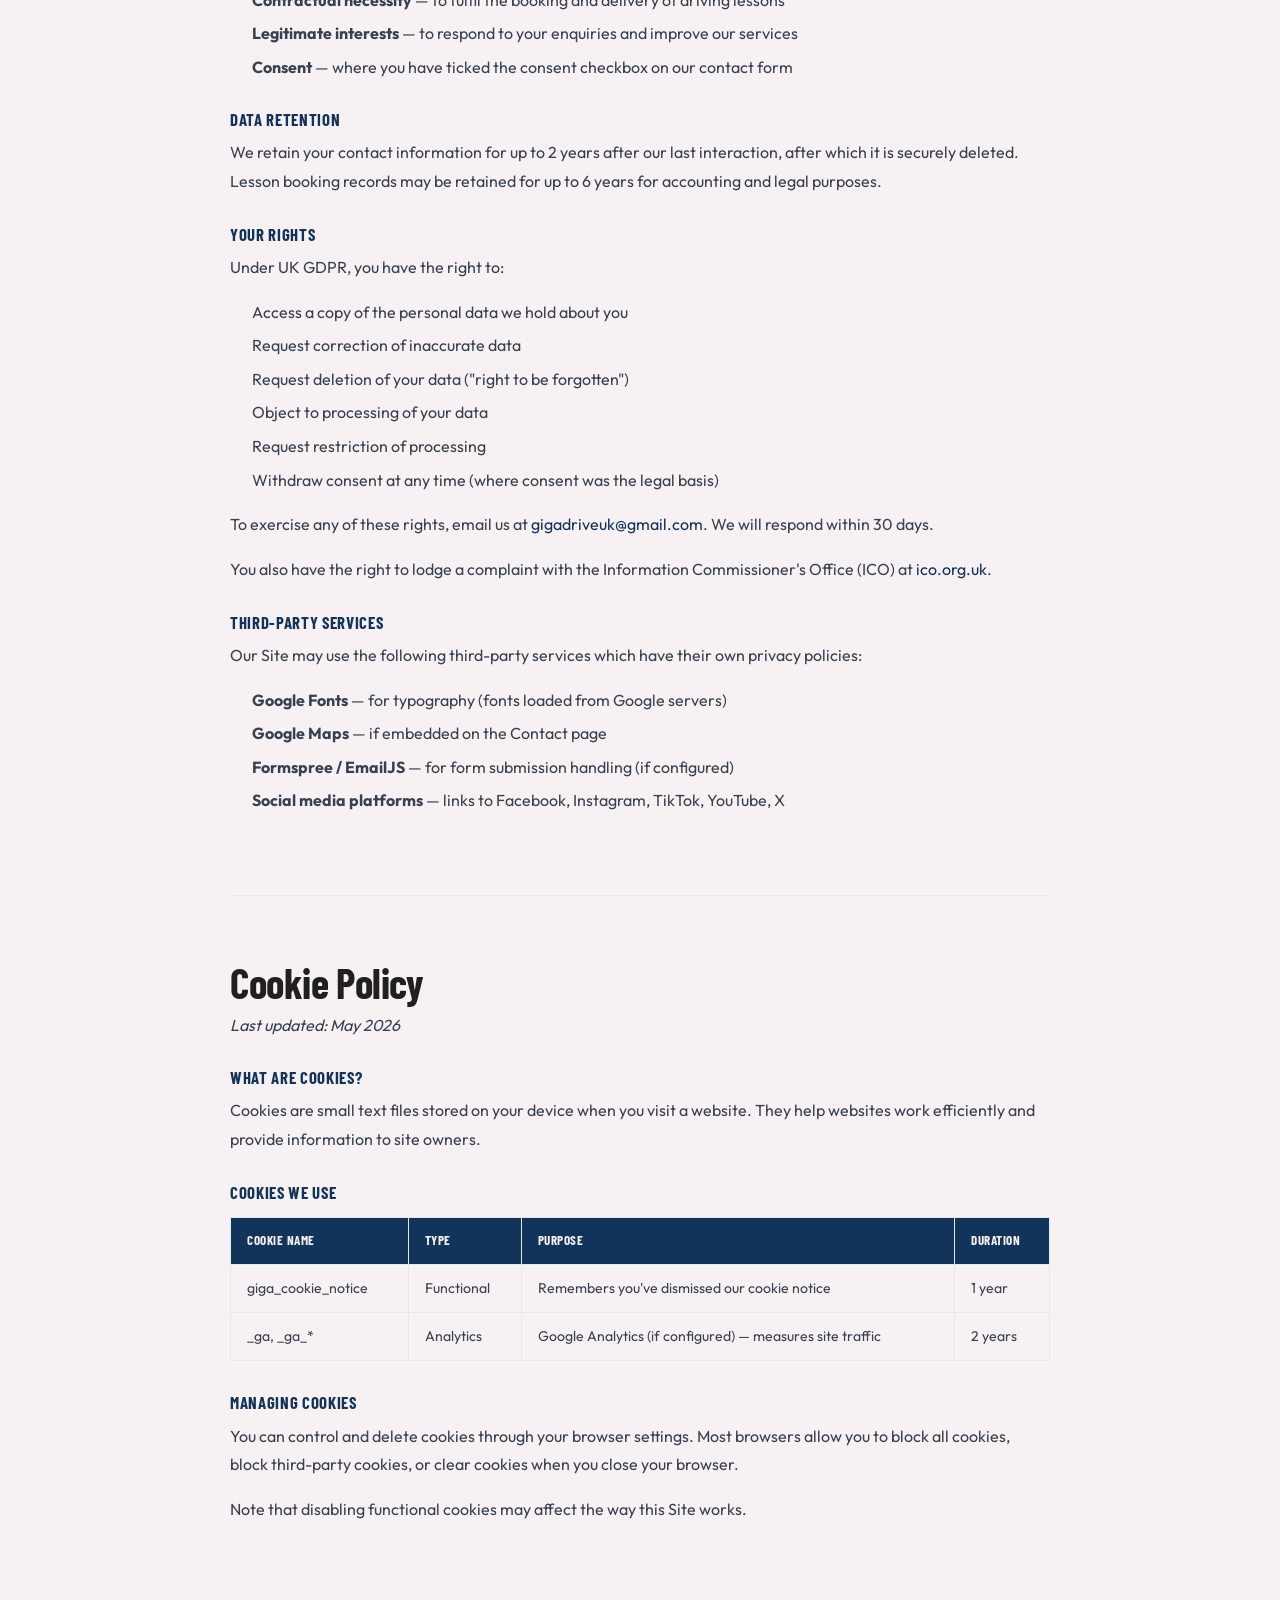
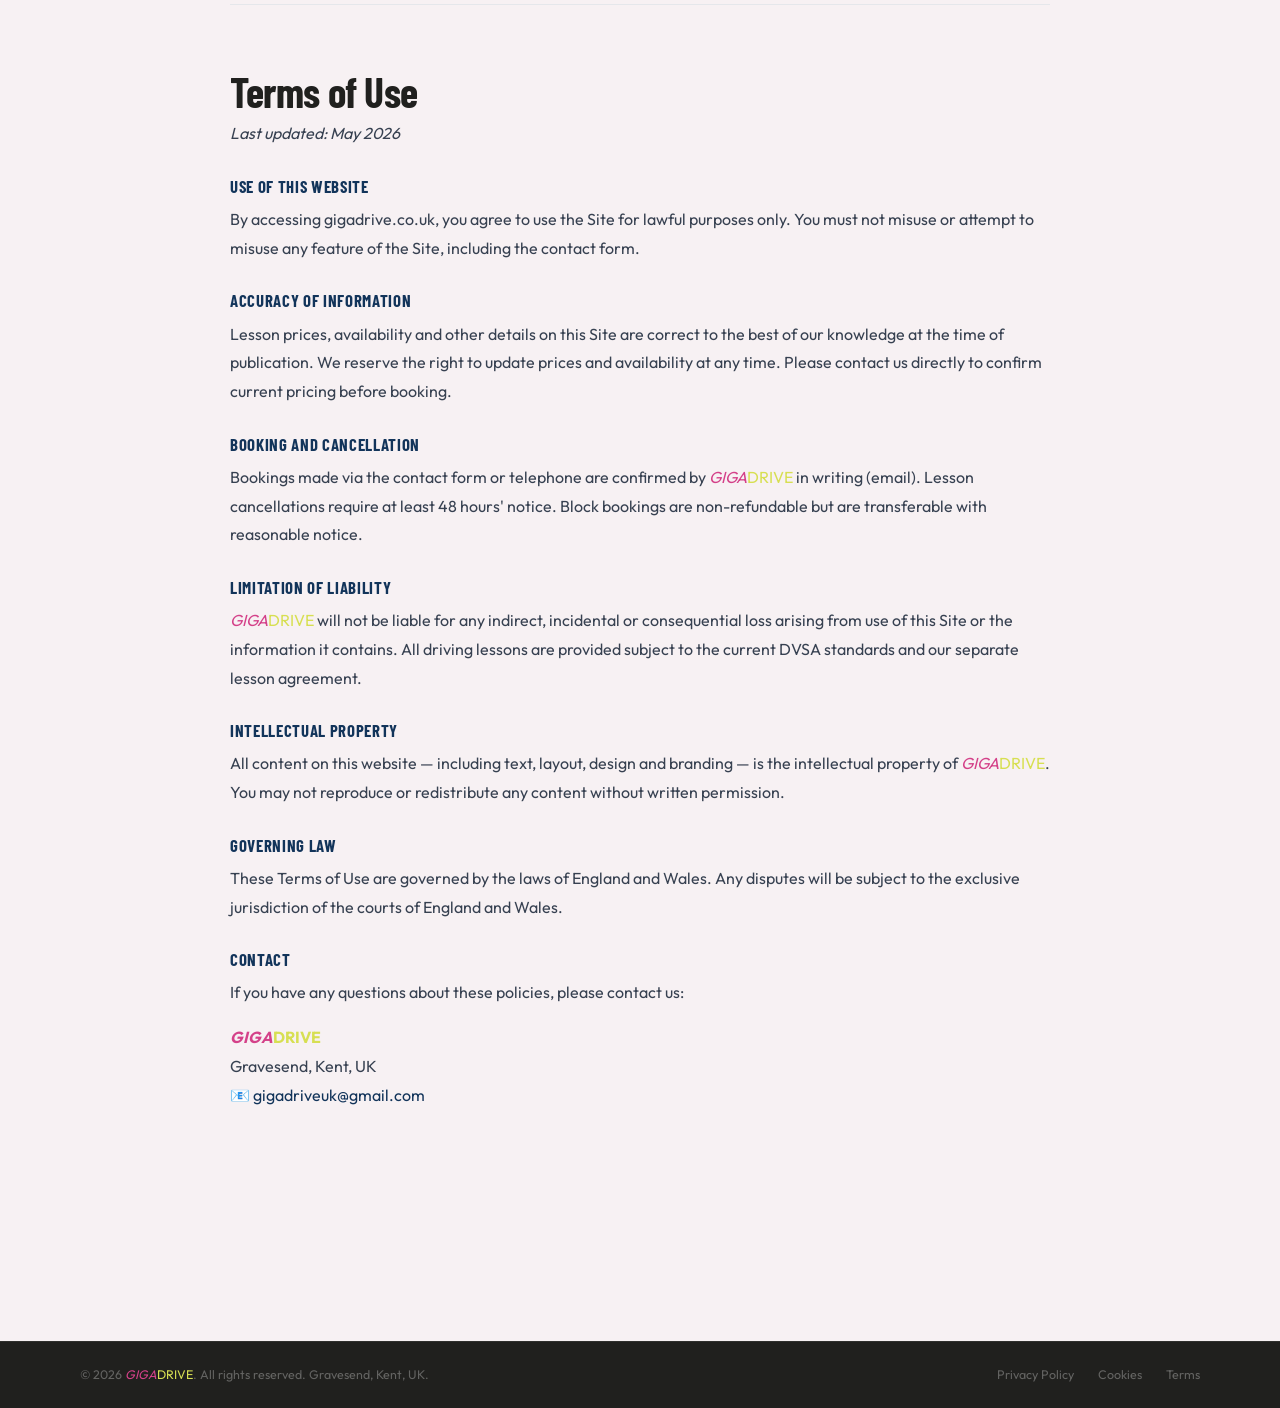
<file: privacy-holding.html>
<!DOCTYPE html>
<html lang="en-GB">
<head>
  <meta charset="UTF-8" />
  <meta name="viewport" content="width=device-width, initial-scale=1.0" />
  <meta name="description" content="GIGADRIVE Privacy Policy, Cookie Policy and Terms of Use for our driving school serving Gravesend and surrounding areas." />
  <meta property="og:type"        content="website" />
  <meta property="og:title"       content="Privacy Policy &amp; Terms | GIGADRIVE" />
  <meta property="og:description" content="GIGADRIVE Privacy Policy, Cookie Policy and Terms of Use for our driving school serving Gravesend and surrounding areas." />
  <meta property="og:image"       content="https://www.gigadrive.co.uk/images/Open-Graph_2-Square Logo.jpg" />
  <meta property="og:url"         content="https://www.gigadrive.co.uk/privacy.html" />
  <meta name="twitter:card"       content="summary_large_image" />
  <title>Privacy Policy &amp; Terms | GIGADRIVE</title>
  <link rel="icon" type="image/x-icon" href="images/GD_32x32.ico" />
  <link rel="stylesheet" href="css/variables.css" />
  <link rel="stylesheet" href="css/fonts.css" />
  <link rel="stylesheet" href="css/style.css" />
</head>
<body data-layout="holding">

<!-- NAVIGATION -->
<div id="site-header"></div>

<!-- PAGE HERO -->
<section class="page-hero" aria-labelledby="page-h1">
  <div class="wrap page-hero-inner">
    <div class="hero-eyebrow">Legal Information</div>
    <h1 id="page-h1">Privacy <em class="accent">&amp; Terms</em></h1>
    <p class="page-hero-sub">How we handle your information, our use of cookies, and our terms of use.</p>
  </div>
</section>

<!-- LEGAL CONTENT -->
<section class="section" aria-label="Legal policies">
  <div class="wrap legal-wrap">

    <!-- Jump links -->
    <nav class="legal-nav" aria-label="Policy sections">
      <a href="#privacy">Privacy Policy</a>
      <a href="#cookies">Cookie Policy</a>
      <a href="#terms">Terms of Use</a>
    </nav>

    <!-- PRIVACY POLICY -->
    <article id="privacy" class="legal-section">
      <h2>Privacy Policy</h2>
      <p><em>Last updated: May 2026</em></p>

      <h3>Who We Are</h3>
      <p><em class="giga">GIGA</em><span class="drive">DRIVE</span> is a DVSA-approved driving school based in Gravesend and surrounding areas, UK. We operate the website gigadrive.co.uk (the "Site").</p>
      <p>For any data-related questions, please contact us at <a href="mailto:gigadriveuk@gmail.com">gigadriveuk@gmail.com</a>.</p>

      <h3>What Personal Data We Collect</h3>
      <p>When you use our contact or booking form, we collect:</p>
      <ul>
        <li>Your name</li>
        <li>Your phone number</li>
        <li>Your email address</li>
        <li>Your general location (town or area)</li>
        <li>Your message / enquiry content</li>
        <li>Your lesson type preference</li>
      </ul>
      <p>We also collect standard website analytics data (page views, device type, browser, approximate location) through cookies — see our <a href="#cookies">Cookie Policy</a> below.</p>

      <h3>How We Use Your Data</h3>
      <p>We use your personal data to:</p>
      <ul>
        <li>Respond to your enquiry or booking request</li>
        <li>Schedule and confirm driving lessons</li>
        <li>Send lesson reminders (where you have requested this)</li>
        <li>Improve the Site and our services using aggregated, anonymised analytics</li>
      </ul>
      <p>We will never sell your personal data to third parties. We will never share it with third parties for their own marketing purposes.</p>

      <h3>Legal Basis for Processing</h3>
      <p>We process your personal data on the following legal bases under UK GDPR:</p>
      <ul>
        <li><strong>Contractual necessity</strong> — to fulfil the booking and delivery of driving lessons</li>
        <li><strong>Legitimate interests</strong> — to respond to your enquiries and improve our services</li>
        <li><strong>Consent</strong> — where you have ticked the consent checkbox on our contact form</li>
      </ul>

      <h3>Data Retention</h3>
      <p>We retain your contact information for up to 2 years after our last interaction, after which it is securely deleted. Lesson booking records may be retained for up to 6 years for accounting and legal purposes.</p>

      <h3>Your Rights</h3>
      <p>Under UK GDPR, you have the right to:</p>
      <ul>
        <li>Access a copy of the personal data we hold about you</li>
        <li>Request correction of inaccurate data</li>
        <li>Request deletion of your data ("right to be forgotten")</li>
        <li>Object to processing of your data</li>
        <li>Request restriction of processing</li>
        <li>Withdraw consent at any time (where consent was the legal basis)</li>
      </ul>
      <p>To exercise any of these rights, email us at <a href="mailto:gigadriveuk@gmail.com">gigadriveuk@gmail.com</a>. We will respond within 30 days.</p>
      <p>You also have the right to lodge a complaint with the Information Commissioner's Office (ICO) at <a href="https://ico.org.uk" target="_blank" rel="noopener">ico.org.uk</a>.</p>

      <h3>Third-Party Services</h3>
      <p>Our Site may use the following third-party services which have their own privacy policies:</p>
      <ul>
        <li><strong>Google Fonts</strong> — for typography (fonts loaded from Google servers)</li>
        <li><strong>Google Maps</strong> — if embedded on the Contact page</li>
        <li><strong>Formspree / EmailJS</strong> — for form submission handling (if configured)</li>
        <li><strong>Social media platforms</strong> — links to Facebook, Instagram, TikTok, YouTube, X</li>
      </ul>
    </article>

    <!-- COOKIE POLICY -->
    <article id="cookies" class="legal-section">
      <h2>Cookie Policy</h2>
      <p><em>Last updated: May 2026</em></p>

      <h3>What Are Cookies?</h3>
      <p>Cookies are small text files stored on your device when you visit a website. They help websites work efficiently and provide information to site owners.</p>

      <h3>Cookies We Use</h3>
      <table class="legal-table">
        <thead>
          <tr>
            <th>Cookie Name</th>
            <th>Type</th>
            <th>Purpose</th>
            <th>Duration</th>
          </tr>
        </thead>
        <tbody>
          <tr>
            <td>giga_cookie_notice</td>
            <td>Functional</td>
            <td>Remembers you've dismissed our cookie notice</td>
            <td>1 year</td>
          </tr>
          <tr>
            <td>_ga, _ga_*</td>
            <td>Analytics</td>
            <td>Google Analytics (if configured) — measures site traffic</td>
            <td>2 years</td>
          </tr>
        </tbody>
      </table>

      <h3>Managing Cookies</h3>
      <p>You can control and delete cookies through your browser settings. Most browsers allow you to block all cookies, block third-party cookies, or clear cookies when you close your browser.</p>
      <p>Note that disabling functional cookies may affect the way this Site works.</p>
    </article>

    <!-- TERMS OF USE -->
    <article id="terms" class="legal-section">
      <h2>Terms of Use</h2>
      <p><em>Last updated: May 2026</em></p>

      <h3>Use of This Website</h3>
      <p>By accessing gigadrive.co.uk, you agree to use the Site for lawful purposes only. You must not misuse or attempt to misuse any feature of the Site, including the contact form.</p>

      <h3>Accuracy of Information</h3>
      <p>Lesson prices, availability and other details on this Site are correct to the best of our knowledge at the time of publication. We reserve the right to update prices and availability at any time. Please contact us directly to confirm current pricing before booking.</p>

      <h3>Booking and Cancellation</h3>
      <p>Bookings made via the contact form or telephone are confirmed by <em class="giga">GIGA</em><span class="drive">DRIVE</span> in writing (email). Lesson cancellations require at least 48 hours' notice. Block bookings are non-refundable but are transferable with reasonable notice.</p>

      <h3>Limitation of Liability</h3>
      <p><em class="giga">GIGA</em><span class="drive">DRIVE</span> will not be liable for any indirect, incidental or consequential loss arising from use of this Site or the information it contains. All driving lessons are provided subject to the current DVSA standards and our separate lesson agreement.</p>

      <h3>Intellectual Property</h3>
      <p>All content on this website — including text, layout, design and branding — is the intellectual property of <em class="giga">GIGA</em><span class="drive">DRIVE</span>. You may not reproduce or redistribute any content without written permission.</p>

      <h3>Governing Law</h3>
      <p>These Terms of Use are governed by the laws of England and Wales. Any disputes will be subject to the exclusive jurisdiction of the courts of England and Wales.</p>

      <h3>Contact</h3>
      <p>If you have any questions about these policies, please contact us:</p>
      <p>
        <strong><em class="giga">GIGA</em><span class="drive">DRIVE</span></strong><br />
        Gravesend, Kent, UK<br />
        📧 <a href="mailto:gigadriveuk@gmail.com">gigadriveuk@gmail.com</a><br />
      </p>
    </article>

  </div>
</section>

<!-- FOOTER -->
<div id="site-footer"></div>

<script src="js/shared-layout.js"></script>
<script src="js/main.js"></script>
</body>
</html>
</file>
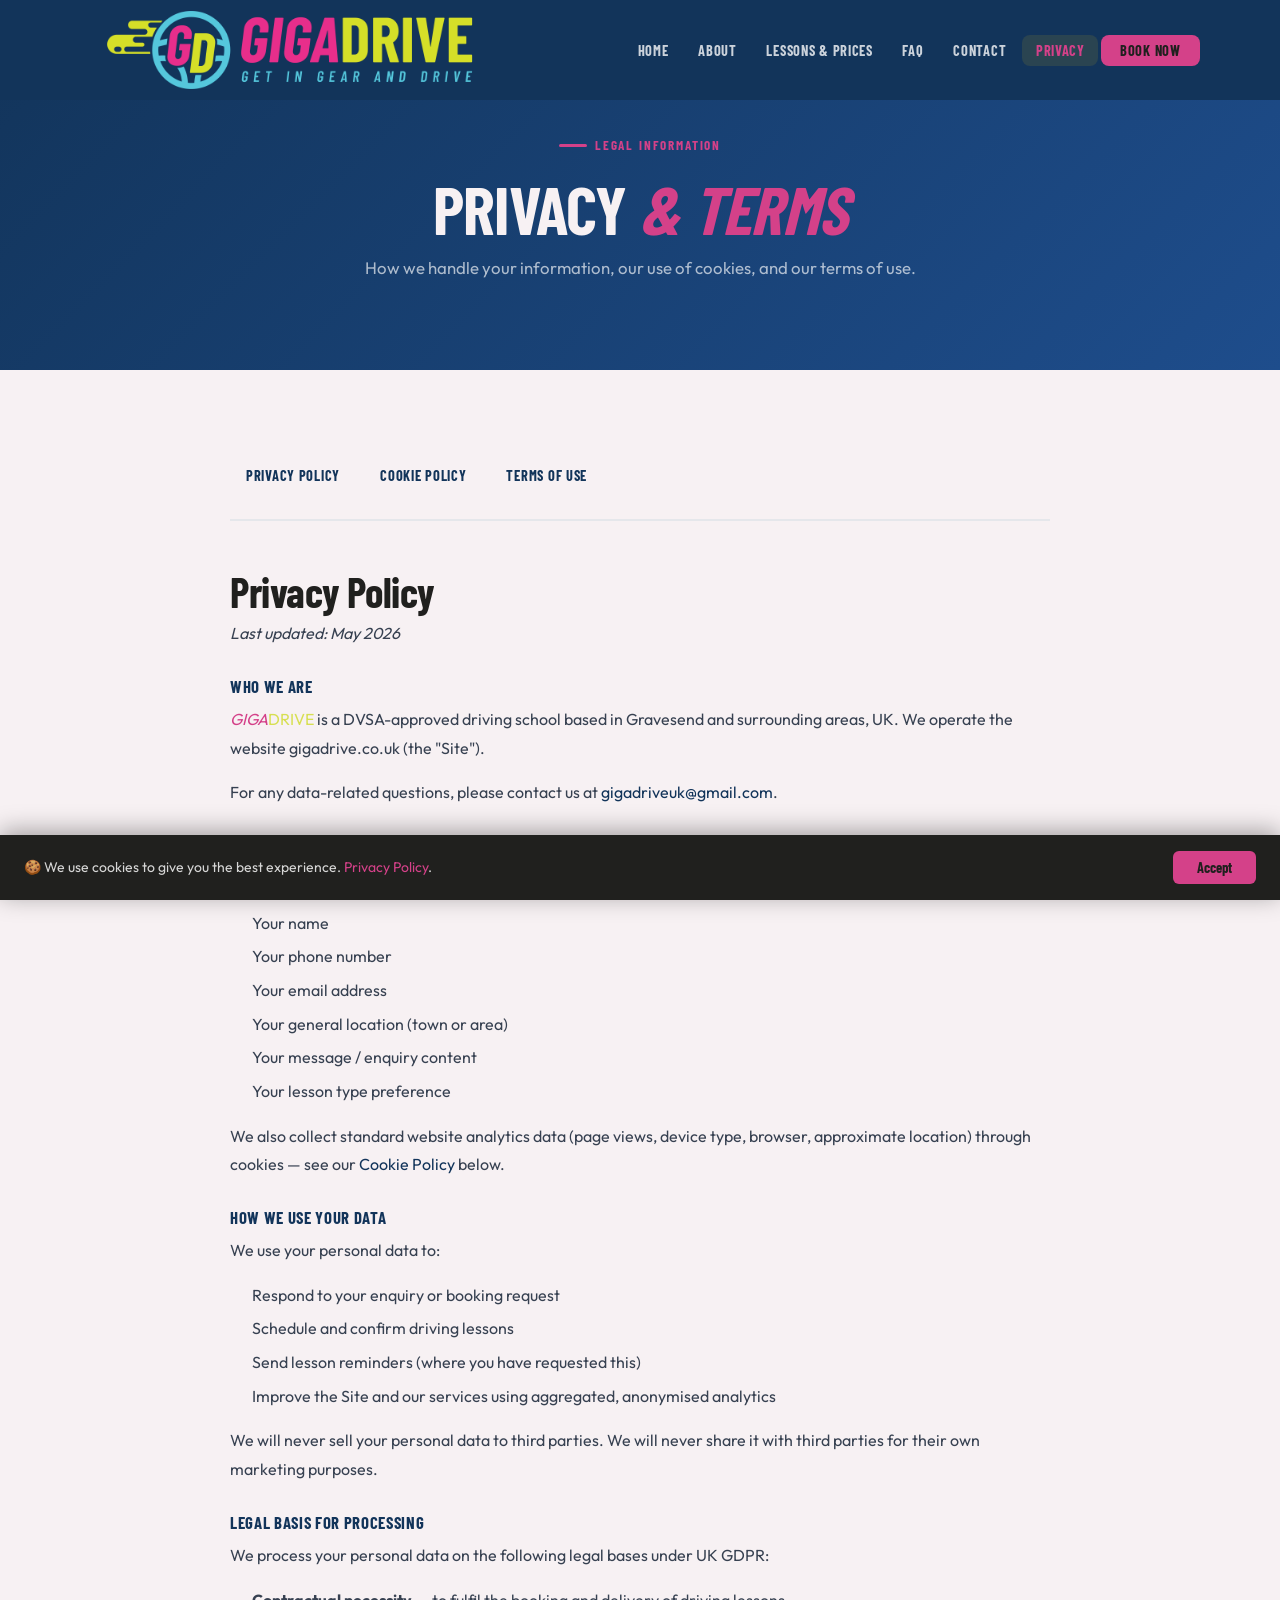
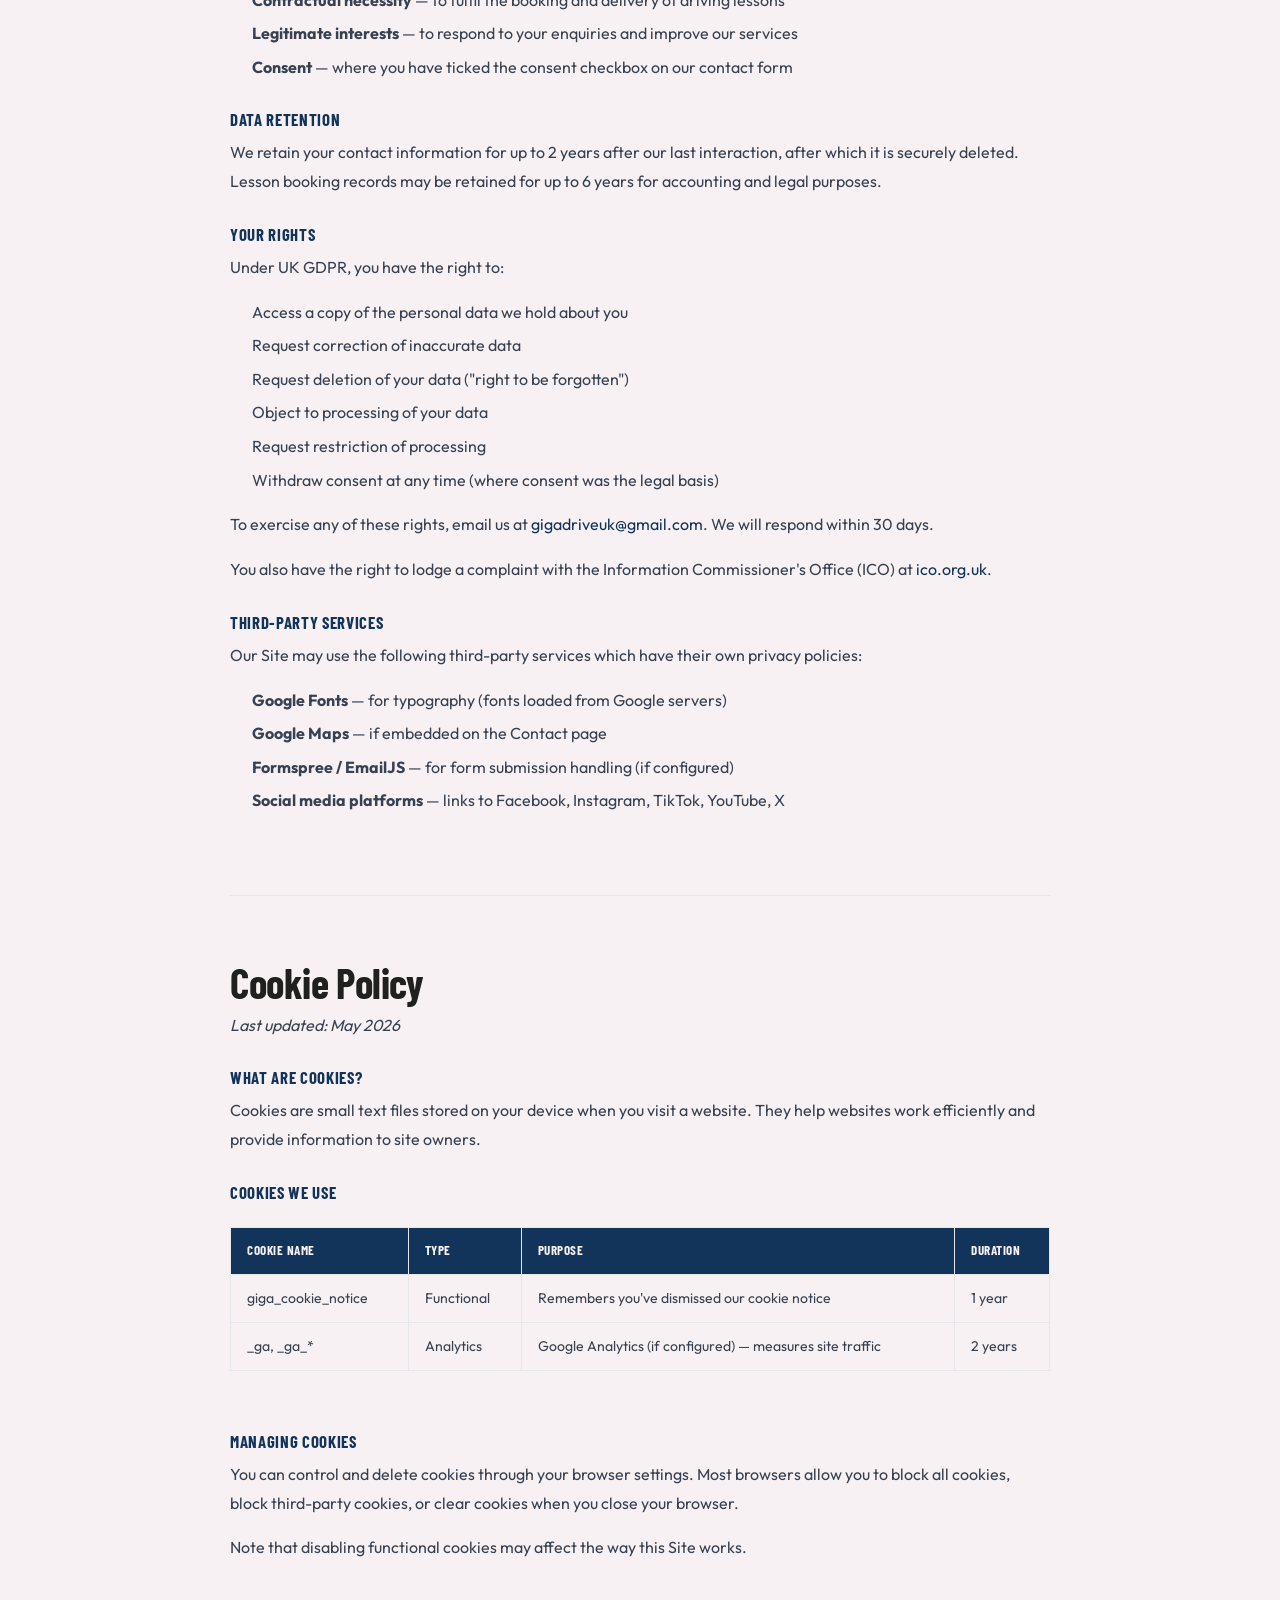
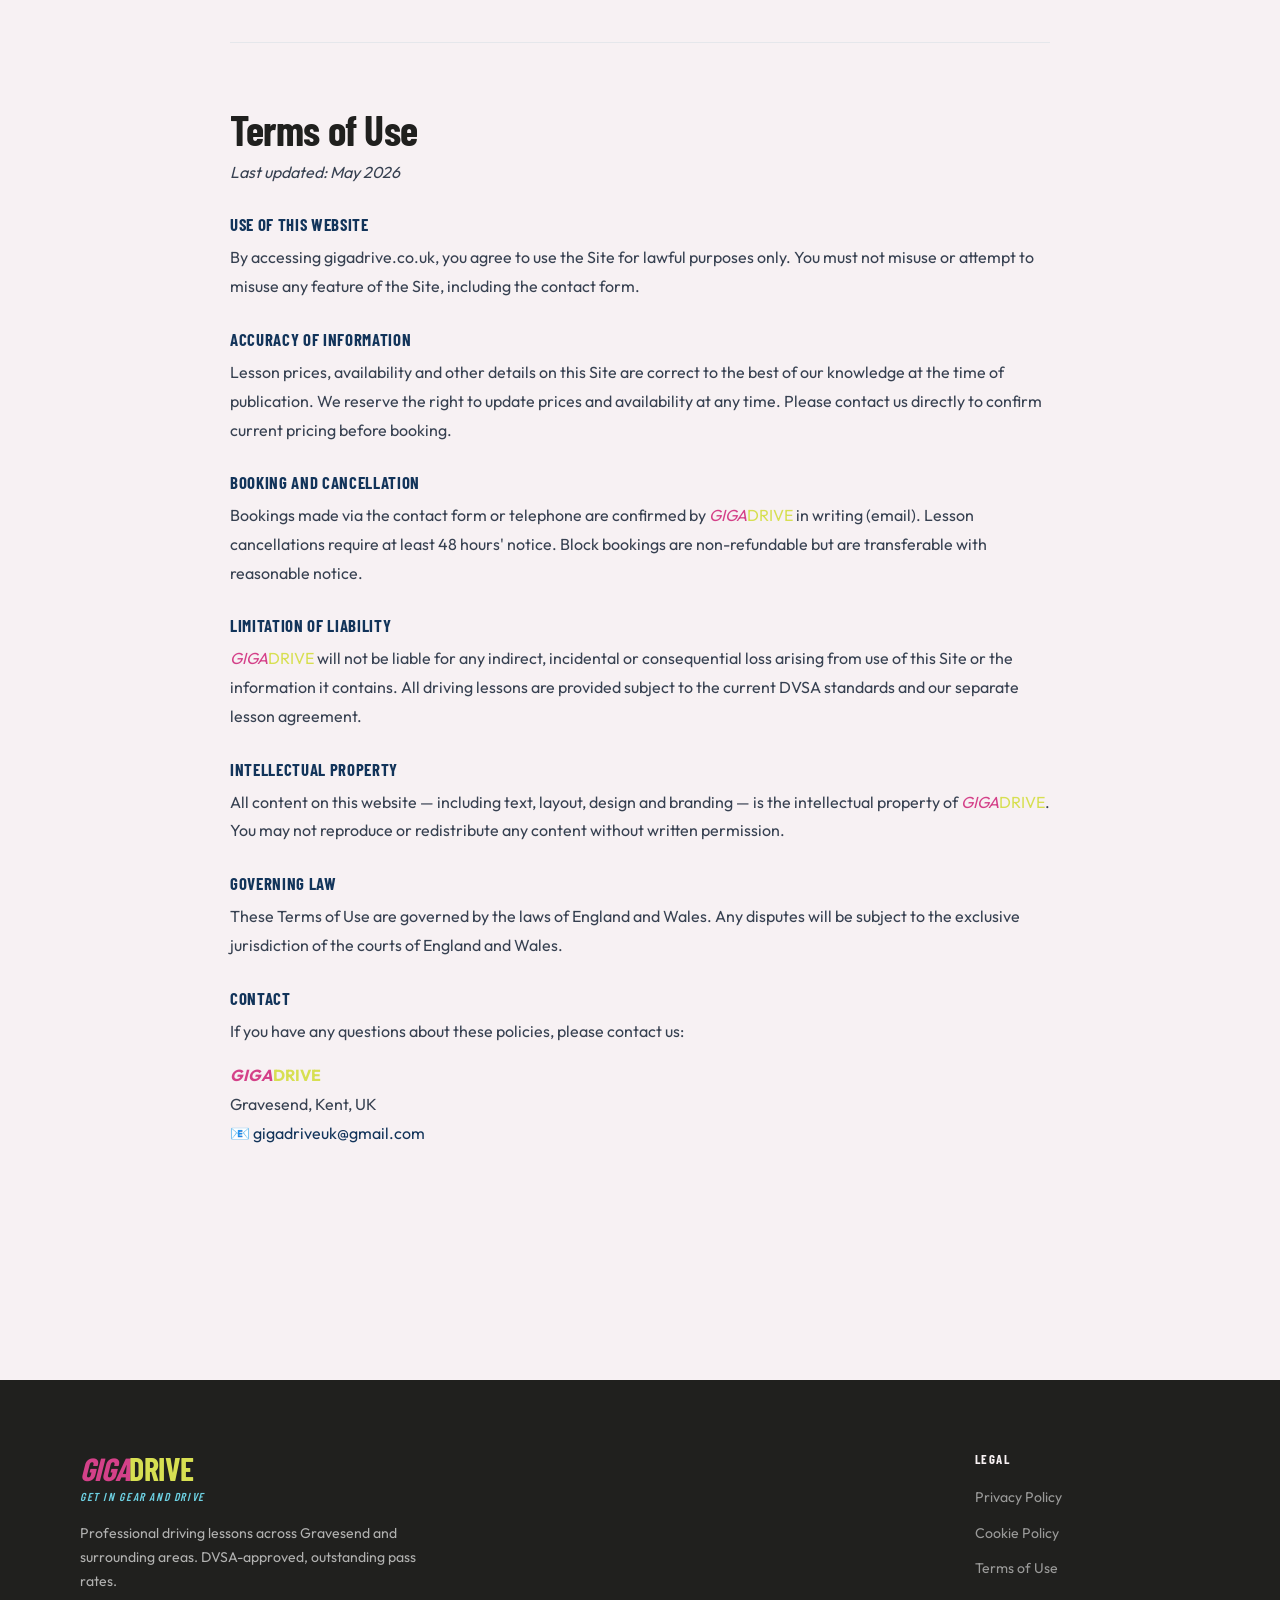
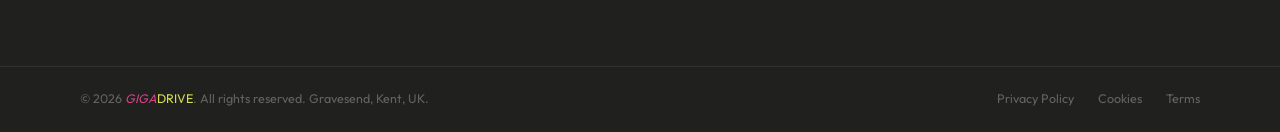
<file: privacy.html>
<!DOCTYPE html>
<html lang="en-GB">
<head>
  <meta charset="UTF-8" />
  <meta name="viewport" content="width=device-width, initial-scale=1.0" />
  <meta name="description" content="GIGADRIVE Privacy Policy, Cookie Policy and Terms of Use for our driving school serving Gravesend and surrounding areas." />
  <meta property="og:type"        content="website" />
  <meta property="og:title"       content="Privacy Policy &amp; Terms | GIGADRIVE" />
  <meta property="og:description" content="GIGADRIVE Privacy Policy, Cookie Policy and Terms of Use for our driving school serving Gravesend and surrounding areas." />
  <meta property="og:image"       content="https://www.gigadrive.co.uk/images/Open-Graph_2-Square Logo.jpg" />
  <meta property="og:url"         content="https://www.gigadrive.co.uk/privacy.html" />
  <meta name="twitter:card"       content="summary_large_image" />
  <title>Privacy Policy &amp; Terms | GIGADRIVE</title>
  <link rel="icon" type="image/x-icon" href="images/GD_32x32.ico" />
  <link rel="stylesheet" href="css/variables.css" />
  <link rel="stylesheet" href="css/fonts.css" />
  <link rel="stylesheet" href="css/style.css" />
</head>
<body data-layout="legal">

<!-- NAVIGATION -->
<div id="site-header"></div>

<!-- PAGE HERO -->
<section class="page-hero" aria-labelledby="page-h1">
  <div class="wrap page-hero-inner">
    <div class="hero-eyebrow">Legal Information</div>
    <h1 id="page-h1">Privacy <em class="accent">&amp; Terms</em></h1>
    <p class="page-hero-sub">How we handle your information, our use of cookies, and our terms of use.</p>
  </div>
</section>

<!-- LEGAL CONTENT -->
<section class="section" aria-label="Legal policies">
  <div class="wrap legal-wrap">

    <!-- Jump links -->
    <nav class="legal-nav" aria-label="Policy sections">
      <a href="#privacy">Privacy Policy</a>
      <a href="#cookies">Cookie Policy</a>
      <a href="#terms">Terms of Use</a>
    </nav>

    <!-- PRIVACY POLICY -->
    <article id="privacy" class="legal-section">
      <h2>Privacy Policy</h2>
      <p><em>Last updated: May 2026</em></p>

      <h3>Who We Are</h3>
      <p><em class="giga">GIGA</em><span class="drive">DRIVE</span> is a DVSA-approved driving school based in Gravesend and surrounding areas, UK. We operate the website gigadrive.co.uk (the "Site").</p>
      <p>For any data-related questions, please contact us at <a href="mailto:gigadriveuk@gmail.com">gigadriveuk@gmail.com</a>.</p>

      <h3>What Personal Data We Collect</h3>
      <p>When you use our contact or booking form, we collect:</p>
      <ul>
        <li>Your name</li>
        <li>Your phone number</li>
        <li>Your email address</li>
        <li>Your general location (town or area)</li>
        <li>Your message / enquiry content</li>
        <li>Your lesson type preference</li>
      </ul>
      <p>We also collect standard website analytics data (page views, device type, browser, approximate location) through cookies — see our <a href="#cookies">Cookie Policy</a> below.</p>

      <h3>How We Use Your Data</h3>
      <p>We use your personal data to:</p>
      <ul>
        <li>Respond to your enquiry or booking request</li>
        <li>Schedule and confirm driving lessons</li>
        <li>Send lesson reminders (where you have requested this)</li>
        <li>Improve the Site and our services using aggregated, anonymised analytics</li>
      </ul>
      <p>We will never sell your personal data to third parties. We will never share it with third parties for their own marketing purposes.</p>

      <h3>Legal Basis for Processing</h3>
      <p>We process your personal data on the following legal bases under UK GDPR:</p>
      <ul>
        <li><strong>Contractual necessity</strong> — to fulfil the booking and delivery of driving lessons</li>
        <li><strong>Legitimate interests</strong> — to respond to your enquiries and improve our services</li>
        <li><strong>Consent</strong> — where you have ticked the consent checkbox on our contact form</li>
      </ul>

      <h3>Data Retention</h3>
      <p>We retain your contact information for up to 2 years after our last interaction, after which it is securely deleted. Lesson booking records may be retained for up to 6 years for accounting and legal purposes.</p>

      <h3>Your Rights</h3>
      <p>Under UK GDPR, you have the right to:</p>
      <ul>
        <li>Access a copy of the personal data we hold about you</li>
        <li>Request correction of inaccurate data</li>
        <li>Request deletion of your data ("right to be forgotten")</li>
        <li>Object to processing of your data</li>
        <li>Request restriction of processing</li>
        <li>Withdraw consent at any time (where consent was the legal basis)</li>
      </ul>
      <p>To exercise any of these rights, email us at <a href="mailto:gigadriveuk@gmail.com">gigadriveuk@gmail.com</a>. We will respond within 30 days.</p>
      <p>You also have the right to lodge a complaint with the Information Commissioner's Office (ICO) at <a href="https://ico.org.uk" target="_blank" rel="noopener">ico.org.uk</a>.</p>

      <h3>Third-Party Services</h3>
      <p>Our Site may use the following third-party services which have their own privacy policies:</p>
      <ul>
        <li><strong>Google Fonts</strong> — for typography (fonts loaded from Google servers)</li>
        <li><strong>Google Maps</strong> — if embedded on the Contact page</li>
        <li><strong>Formspree / EmailJS</strong> — for form submission handling (if configured)</li>
        <li><strong>Social media platforms</strong> — links to Facebook, Instagram, TikTok, YouTube, X</li>
      </ul>
    </article>

    <!-- COOKIE POLICY -->
    <article id="cookies" class="legal-section">
      <h2>Cookie Policy</h2>
      <p><em>Last updated: May 2026</em></p>

      <h3>What Are Cookies?</h3>
      <p>Cookies are small text files stored on your device when you visit a website. They help websites work efficiently and provide information to site owners.</p>

      <h3>Cookies We Use</h3>
      <div class="table-scroll">
      <table class="legal-table">
        <thead>
          <tr>
            <th>Cookie Name</th>
            <th>Type</th>
            <th>Purpose</th>
            <th>Duration</th>
          </tr>
        </thead>
        <tbody>
          <tr>
            <td>giga_cookie_notice</td>
            <td>Functional</td>
            <td>Remembers you've dismissed our cookie notice</td>
            <td>1 year</td>
          </tr>
          <tr>
            <td>_ga, _ga_*</td>
            <td>Analytics</td>
            <td>Google Analytics (if configured) — measures site traffic</td>
            <td>2 years</td>
          </tr>
        </tbody>
      </table>
      </div>

      <h3>Managing Cookies</h3>
      <p>You can control and delete cookies through your browser settings. Most browsers allow you to block all cookies, block third-party cookies, or clear cookies when you close your browser.</p>
      <p>Note that disabling functional cookies may affect the way this Site works.</p>
    </article>

    <!-- TERMS OF USE -->
    <article id="terms" class="legal-section">
      <h2>Terms of Use</h2>
      <p><em>Last updated: May 2026</em></p>

      <h3>Use of This Website</h3>
      <p>By accessing gigadrive.co.uk, you agree to use the Site for lawful purposes only. You must not misuse or attempt to misuse any feature of the Site, including the contact form.</p>

      <h3>Accuracy of Information</h3>
      <p>Lesson prices, availability and other details on this Site are correct to the best of our knowledge at the time of publication. We reserve the right to update prices and availability at any time. Please contact us directly to confirm current pricing before booking.</p>

      <h3>Booking and Cancellation</h3>
      <p>Bookings made via the contact form or telephone are confirmed by <em class="giga">GIGA</em><span class="drive">DRIVE</span> in writing (email). Lesson cancellations require at least 48 hours' notice. Block bookings are non-refundable but are transferable with reasonable notice.</p>

      <h3>Limitation of Liability</h3>
      <p><em class="giga">GIGA</em><span class="drive">DRIVE</span> will not be liable for any indirect, incidental or consequential loss arising from use of this Site or the information it contains. All driving lessons are provided subject to the current DVSA standards and our separate lesson agreement.</p>

      <h3>Intellectual Property</h3>
      <p>All content on this website — including text, layout, design and branding — is the intellectual property of <em class="giga">GIGA</em><span class="drive">DRIVE</span>. You may not reproduce or redistribute any content without written permission.</p>

      <h3>Governing Law</h3>
      <p>These Terms of Use are governed by the laws of England and Wales. Any disputes will be subject to the exclusive jurisdiction of the courts of England and Wales.</p>

      <h3>Contact</h3>
      <p>If you have any questions about these policies, please contact us:</p>
      <p>
        <strong><em class="giga">GIGA</em><span class="drive">DRIVE</span></strong><br />
        Gravesend, Kent, UK<br />
        📧 <a href="mailto:gigadriveuk@gmail.com">gigadriveuk@gmail.com</a><br />
      </p>
    </article>

  </div>
</section>

<!-- FOOTER -->
<div id="site-footer"></div>

<script src="js/shared-layout.js"></script>
<script src="js/main.js"></script>
</body>
</html>
</file>
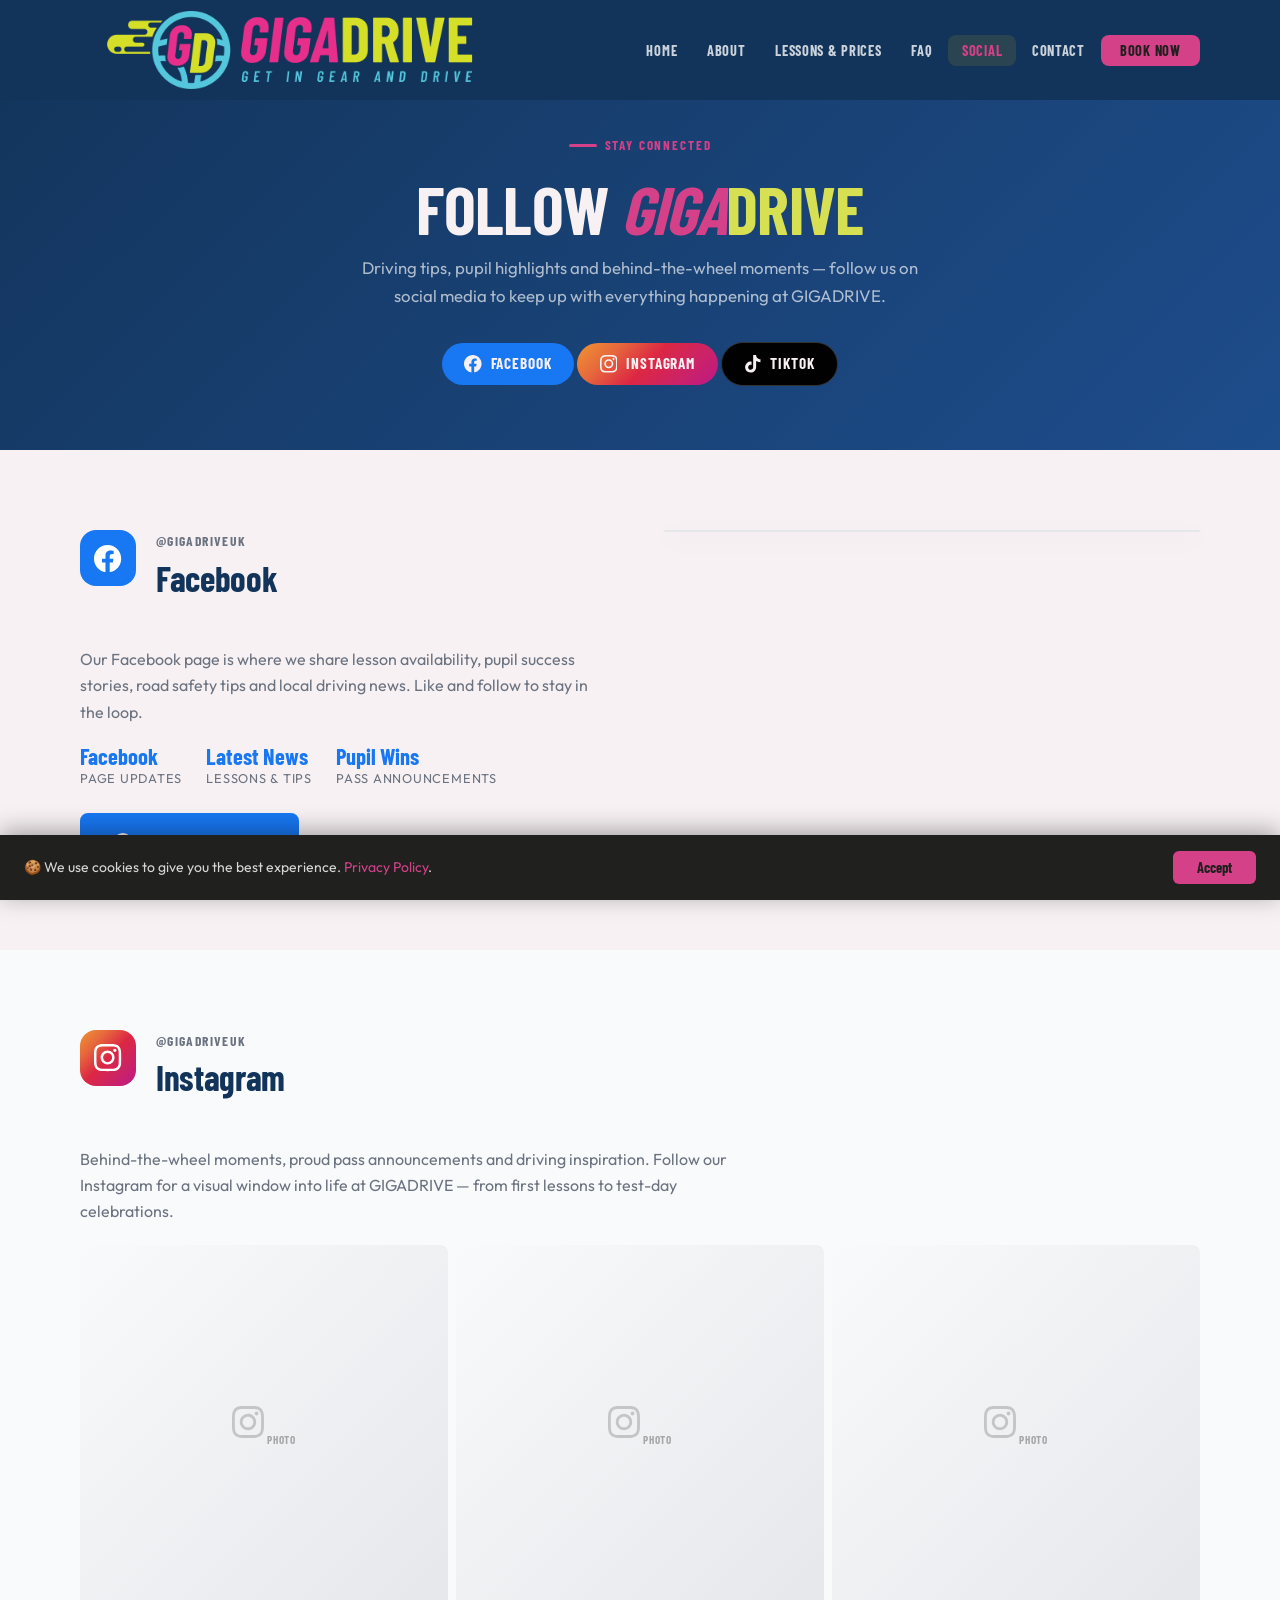
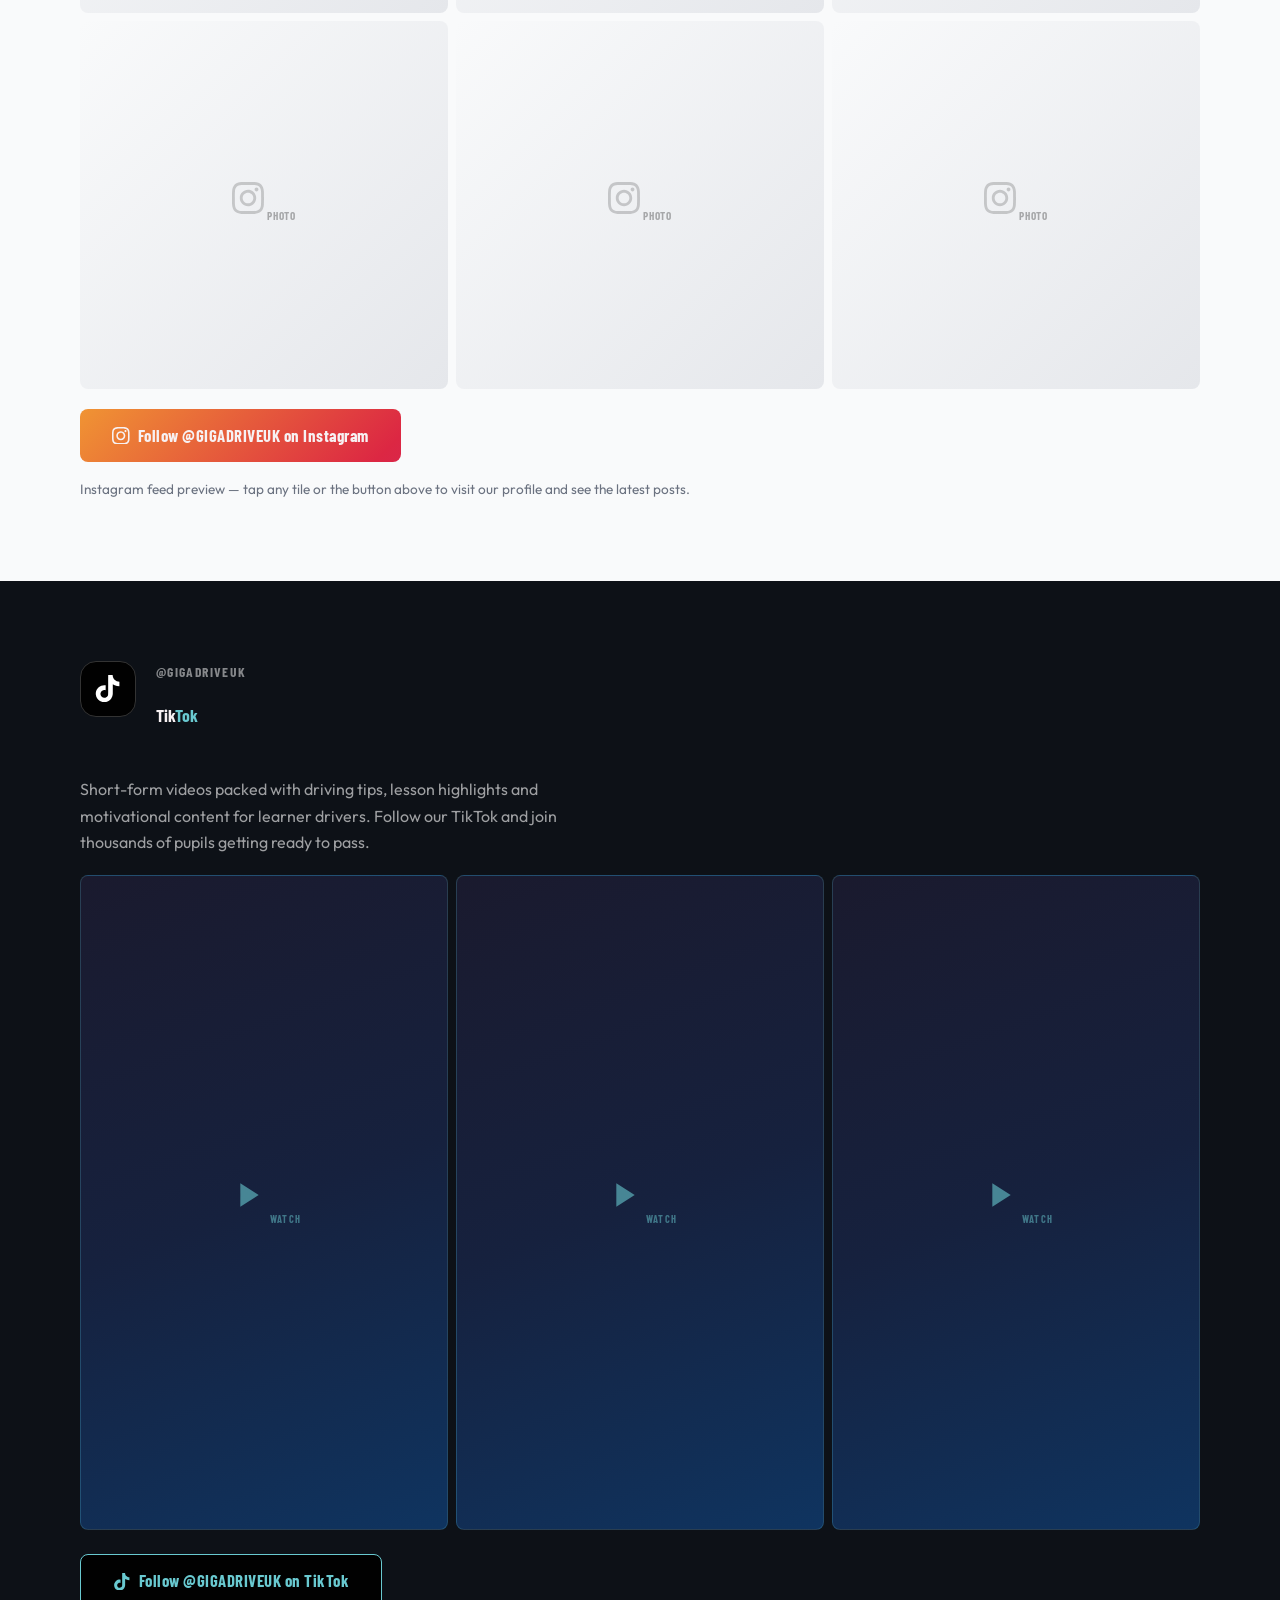
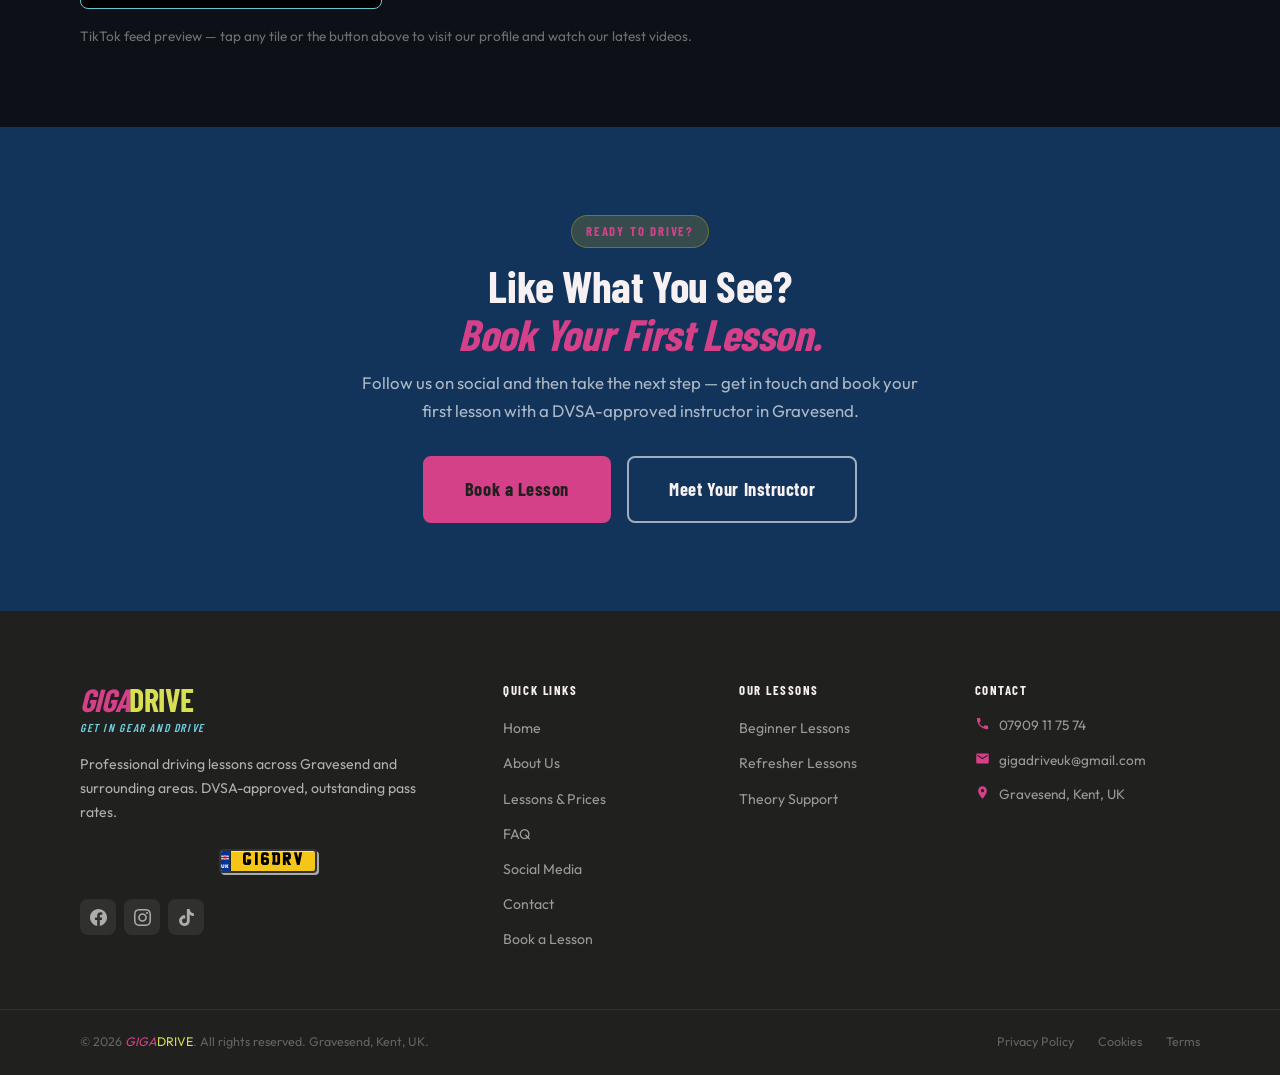
<file: social.html>
<!DOCTYPE html>
<html lang="en-GB">
<head>
  <meta charset="UTF-8" />
  <meta name="viewport" content="width=device-width, initial-scale=1.0" />
  <meta name="description" content="Follow GIGADRIVE on Facebook, Instagram and TikTok — latest updates, driving tips, pupil highlights and more from your local DVSA-approved driving school." />
  <meta property="og:type"        content="website" />
  <meta property="og:title"       content="Social Media | GIGADRIVE" />
  <meta property="og:description" content="Follow GIGADRIVE on Facebook, Instagram and TikTok for the latest driving tips, pupil highlights and news." />
  <meta property="og:image"       content="https://www.gigadrive.co.uk/images/Open-Graph_2-Square Logo.jpg" />
  <meta property="og:url"         content="https://www.gigadrive.co.uk/social.html" />
  <meta name="twitter:card"       content="summary_large_image" />
  <title>Follow Us on Social Media | GIGADRIVE</title>
  <link rel="icon" type="image/x-icon" href="images/GD_32x32.ico" />
  <link rel="stylesheet" href="css/variables.css" />
  <link rel="stylesheet" href="css/fonts.css" />
  <link rel="stylesheet" href="css/style.css" />

  <!-- Facebook SDK -->
  <div id="fb-root"></div>
  <script async defer crossorigin="anonymous"
    src="https://connect.facebook.net/en_GB/sdk.js#xfbml=1&version=v19.0">
  </script>

  <!-- Instagram embed script (loaded once; individual post blocks use it) -->
  <script async src="https://www.instagram.com/embed.js"></script>

  <!-- TikTok embed script -->
  <script async src="https://www.tiktok.com/embed.js"></script>

  <style>
    /* ── Social page — page-specific styles ─────────────────── */

    /* Platform colour tokens */
    --c-fb-grad: linear-gradient(135deg, #1877F2 0%, #0c5ab5 100%);
    --c-ig-grad: linear-gradient(135deg, #f09433 0%, #e6683c 25%, #dc2743 50%, #cc2366 75%, #bc1888 100%);
    --c-tt-grad: linear-gradient(135deg, #010101 0%, #161722 100%);

    /* ── Platform hero strip ─────────────────────────────────── */
    .social-hero-strip {
      display: flex;
      justify-content: center;
      gap: 1rem;
      flex-wrap: wrap;
      margin-bottom: 0.5rem;
    }
    .social-pill {
      display: inline-flex;
      align-items: center;
      gap: 0.55rem;
      font-family: var(--font-head);
      font-weight: 700;
      font-size: 0.95rem;
      letter-spacing: 0.06em;
      text-transform: uppercase;
      padding: 0.55rem 1.4rem;
      border-radius: var(--radius-pill);
      color: var(--c-white);
      text-decoration: none;
      transition: transform var(--ease), box-shadow var(--ease);
    }
    .social-pill:hover { transform: translateY(-3px); box-shadow: var(--sh-md); color: var(--c-white); }
    .social-pill svg { width: 1.1rem; height: 1.1rem; fill: currentColor; flex-shrink: 0; }
    .social-pill--fb { background: #1877F2; }
    .social-pill--ig { background: linear-gradient(135deg, #f09433 0%, #e6683c 25%, #dc2743 50%, #cc2366 75%, #bc1888 100%); }
    .social-pill--tt { background: #010101; border: 1px solid #333; }

    /* ── Platform section wrapper ────────────────────────────── */
    .platform-section { padding: 5rem 0; }
    .platform-section--alt { background: var(--c-surface); }
    .platform-section--dark { background: #0D1117; color: var(--c-white); }

    /* ── Platform header ─────────────────────────────────────── */
    .platform-header {
      display: flex;
      align-items: flex-start;
      gap: 1.25rem;
      margin-bottom: 2.5rem;
    }
    .platform-icon {
      width: 3.5rem;
      height: 3.5rem;
      border-radius: 1rem;
      display: flex;
      align-items: center;
      justify-content: center;
      flex-shrink: 0;
    }
    .platform-icon svg { width: 1.7rem; height: 1.7rem; fill: #fff; }
    .platform-icon--fb { background: #1877F2; }
    .platform-icon--ig { background: linear-gradient(135deg, #f09433 0%, #e6683c 25%, #dc2743 50%, #cc2366 75%, #bc1888 100%); }
    .platform-icon--tt { background: #010101; border: 1px solid #333; }

    .platform-header-copy { flex: 1; }
    .platform-handle {
      font-family: var(--font-head);
      font-weight: 700;
      font-size: 0.85rem;
      letter-spacing: 0.1em;
      text-transform: uppercase;
      color: var(--c-muted);
      margin-bottom: 0.3rem;
    }
    .platform-section--dark .platform-handle { color: rgba(255,255,255,0.5); }
    .platform-title {
      font-family: var(--font-head);
      font-weight: 800;
      font-size: clamp(1.6rem, 3vw, 2.2rem);
      color: var(--c-primary);
      line-height: 1.15;
      margin-bottom: 0.5rem;
    }
    .platform-section--dark .platform-title { color: var(--c-white); }
    .platform-desc {
      font-size: 1rem;
      color: var(--c-muted);
      max-width: 520px;
      margin-bottom: 1.25rem;
    }
    .platform-section--dark .platform-desc { color: rgba(255,255,255,0.6); }

    /* ── Feed embed wrappers ─────────────────────────────────── */
    .feed-layout {
      display: grid;
      grid-template-columns: 1fr 1fr;
      gap: 3rem;
      align-items: start;
    }
    @media (max-width: 860px) {
      .feed-layout { grid-template-columns: 1fr; }
    }

    .feed-embed-wrap {
      min-height: 300px;
      display: flex;
      flex-direction: column;
      gap: 1rem;
    }

    /* Facebook plugin container */
    .fb-page-wrap {
      border-radius: var(--radius);
      overflow: hidden;
      box-shadow: var(--sh-md);
      background: #fff;
      border: 1px solid var(--c-border);
    }

    /* ── Instagram grid ──────────────────────────────────────── */
    .ig-grid {
      display: grid;
      grid-template-columns: repeat(3, 1fr);
      gap: 0.5rem;
      margin-bottom: 1.25rem;
    }
    @media (max-width: 600px) { .ig-grid { grid-template-columns: repeat(2, 1fr); } }

    .ig-card {
      aspect-ratio: 1 / 1;
      border-radius: var(--radius);
      overflow: hidden;
      background: linear-gradient(135deg, var(--c-surface) 0%, var(--c-border) 100%);
      display: flex;
      align-items: center;
      justify-content: center;
      position: relative;
      transition: transform var(--ease), box-shadow var(--ease);
      cursor: pointer;
      text-decoration: none;
    }
    .ig-card:hover { transform: scale(1.04); box-shadow: var(--sh-md); }
    .ig-card-inner { text-align: center; padding: 1rem; }
    .ig-card-icon { width: 2rem; height: 2rem; fill: rgba(0,0,0,0.18); margin: 0 auto 0.4rem; }
    .ig-card-label {
      font-family: var(--font-head);
      font-weight: 700;
      font-size: 0.7rem;
      letter-spacing: 0.08em;
      text-transform: uppercase;
      color: rgba(0,0,0,0.3);
    }
    /* Gradient overlay on hover */
    .ig-card::after {
      content: '';
      position: absolute;
      inset: 0;
      background: linear-gradient(135deg, rgba(240,148,51,0.6), rgba(188,24,136,0.6));
      opacity: 0;
      transition: opacity var(--ease);
      display: flex;
      align-items: center;
      justify-content: center;
    }
    .ig-card:hover::after { opacity: 1; }

    /* ── TikTok grid ─────────────────────────────────────────── */
    .tt-grid {
      display: grid;
      grid-template-columns: repeat(3, 1fr);
      gap: 0.5rem;
      margin-bottom: 1.25rem;
    }
    @media (max-width: 600px) { .tt-grid { grid-template-columns: repeat(2, 1fr); } }

    .tt-card {
      aspect-ratio: 9 / 16;
      border-radius: var(--radius);
      overflow: hidden;
      background: linear-gradient(160deg, #1a1a2e 0%, #16213e 50%, #0f3460 100%);
      display: flex;
      align-items: center;
      justify-content: center;
      position: relative;
      transition: transform var(--ease), box-shadow var(--ease);
      cursor: pointer;
      text-decoration: none;
      border: 1px solid rgba(105,201,208,0.2);
    }
    .tt-card:hover { transform: scale(1.04); box-shadow: 0 0 20px rgba(105,201,208,0.3); }
    .tt-card-inner { text-align: center; padding: 1rem; }
    .tt-play-icon {
      width: 2.5rem;
      height: 2.5rem;
      fill: rgba(105,201,208,0.6);
      margin: 0 auto 0.5rem;
    }
    .tt-card-label {
      font-family: var(--font-head);
      font-weight: 700;
      font-size: 0.65rem;
      letter-spacing: 0.1em;
      text-transform: uppercase;
      color: rgba(105,201,208,0.5);
    }
    .tt-card::after {
      content: '';
      position: absolute;
      inset: 0;
      background: linear-gradient(135deg, rgba(1,1,1,0.5), rgba(105,201,208,0.25));
      opacity: 0;
      transition: opacity var(--ease);
    }
    .tt-card:hover::after { opacity: 1; }

    /* ── Follow button variants ──────────────────────────────── */
    .btn-fb {
      background: #1877F2;
      color: var(--c-white);
      border-color: #1877F2;
    }
    .btn-fb:hover {
      background: #0c5ab5;
      border-color: #0c5ab5;
      color: var(--c-white);
      transform: translateY(-2px);
      box-shadow: 0 4px 16px rgba(24,119,242,0.4);
    }
    .btn-ig {
      background: linear-gradient(135deg, #f09433, #dc2743, #bc1888);
      background-size: 200% auto;
      color: var(--c-white);
      border: none;
      transition: background-position var(--ease), transform var(--ease), box-shadow var(--ease);
    }
    .btn-ig:hover {
      background-position: right center;
      color: var(--c-white);
      transform: translateY(-2px);
      box-shadow: 0 4px 16px rgba(220,39,67,0.45);
    }
    .btn-tt {
      background: #010101;
      color: #69C9D0;
      border: 1px solid #69C9D0;
    }
    .btn-tt:hover {
      background: #69C9D0;
      color: #010101;
      border-color: #69C9D0;
      transform: translateY(-2px);
      box-shadow: 0 4px 16px rgba(105,201,208,0.35);
    }

    /* ── Stats badges ────────────────────────────────────────── */
    .platform-stats {
      display: flex;
      gap: 1.5rem;
      flex-wrap: wrap;
      margin-bottom: 1.5rem;
    }
    .stat-badge {
      display: flex;
      flex-direction: column;
    }
    .stat-badge strong {
      font-family: var(--font-head);
      font-weight: 800;
      font-size: 1.4rem;
      color: var(--c-primary);
      line-height: 1;
    }
    .platform-section--dark .stat-badge strong { color: var(--c-white); }
    .stat-badge span {
      font-size: 0.8rem;
      color: var(--c-muted);
      text-transform: uppercase;
      letter-spacing: 0.06em;
    }
    .platform-section--dark .stat-badge span { color: rgba(255,255,255,0.5); }
    .stat-badge strong.c-fb  { color: #1877F2; }
    .stat-badge strong.c-ig  { color: #dc2743; }
    .stat-badge strong.c-tt  { color: #69C9D0; }

    /* ── TikTok logo wordmark ────────────────────────────────── */
    .tt-wordmark {
      font-family: var(--font-head);
      font-weight: 900;
      font-size: 1.1rem;
      letter-spacing: -0.01em;
    }
    .tt-wordmark .tt-tik { color: var(--c-white); }
    .tt-wordmark .tt-tok { color: #69C9D0; }
  </style>
</head>
<body data-layout="social">

<!-- ══════════════════════════════════════════════════════════════
     NAVIGATION
════════════════════════════════════════════════════════════════ -->
<div id="site-header"></div>

<!-- ══════════════════════════════════════════════════════════════
     PAGE HERO
════════════════════════════════════════════════════════════════ -->
<section class="page-hero" aria-labelledby="social-h1">
  <div class="wrap page-hero-inner">
    <div class="hero-eyebrow">Stay Connected</div>
    <h1 id="social-h1">Follow <em class="giga">GIGA</em><span class="drive">DRIVE</span></h1>
    <p class="page-hero-sub">Driving tips, pupil highlights and behind-the-wheel moments — follow us on social media to keep up with everything happening at GIGADRIVE.</p>
    <div class="social-hero-strip" style="margin-top:2rem;">
      <a href="https://www.facebook.com/GIGADRIVEUK" target="_blank" rel="noopener" class="social-pill social-pill--fb" aria-label="Follow GIGADRIVE on Facebook">
        <svg viewBox="0 0 24 24"><path d="M24 12.073c0-6.627-5.373-12-12-12s-12 5.373-12 12c0 5.99 4.388 10.954 10.125 11.854v-8.385H7.078v-3.47h3.047V9.43c0-3.007 1.792-4.669 4.533-4.669 1.312 0 2.686.235 2.686.235v2.953H15.83c-1.491 0-1.956.925-1.956 1.874v2.25h3.328l-.532 3.47h-2.796v8.385C19.612 23.027 24 18.062 24 12.073z"/></svg>
        Facebook
      </a>
      <a href="https://www.instagram.com/GIGADRIVEUK" target="_blank" rel="noopener" class="social-pill social-pill--ig" aria-label="Follow GIGADRIVE on Instagram">
        <svg viewBox="0 0 24 24"><path d="M12 2.163c3.204 0 3.584.012 4.85.07 3.252.148 4.771 1.691 4.919 4.919.058 1.265.069 1.645.069 4.849 0 3.205-.012 3.584-.069 4.849-.149 3.225-1.664 4.771-4.919 4.919-1.266.058-1.644.07-4.85.07-3.204 0-3.584-.012-4.849-.07-3.26-.149-4.771-1.699-4.919-4.92-.058-1.265-.07-1.644-.07-4.849 0-3.204.013-3.583.07-4.849.149-3.227 1.664-4.771 4.919-4.919 1.266-.057 1.645-.069 4.849-.069zm0-2.163c-3.259 0-3.667.014-4.947.072-4.358.2-6.78 2.618-6.98 6.98-.059 1.281-.073 1.689-.073 4.948 0 3.259.014 3.668.072 4.948.2 4.358 2.618 6.78 6.98 6.98 1.281.058 1.689.072 4.948.072 3.259 0 3.668-.014 4.948-.072 4.354-.2 6.782-2.618 6.979-6.98.059-1.28.073-1.689.073-4.948 0-3.259-.014-3.667-.072-4.947-.196-4.354-2.617-6.78-6.979-6.98-1.281-.059-1.69-.073-4.949-.073zm0 5.838c-3.403 0-6.162 2.759-6.162 6.162s2.759 6.163 6.162 6.163 6.162-2.759 6.162-6.163c0-3.403-2.759-6.162-6.162-6.162zm0 10.162c-2.209 0-4-1.79-4-4 0-2.209 1.791-4 4-4s4 1.791 4 4c0 2.21-1.791 4-4 4zm6.406-11.845c-.796 0-1.441.645-1.441 1.44s.645 1.44 1.441 1.44c.795 0 1.439-.645 1.439-1.44s-.644-1.44-1.439-1.44z"/></svg>
        Instagram
      </a>
      <a href="https://www.tiktok.com/@GIGADRIVEUK" target="_blank" rel="noopener" class="social-pill social-pill--tt" aria-label="Follow GIGADRIVE on TikTok">
        <svg viewBox="0 0 24 24"><path d="M12.525.02c1.31-.02 2.61-.01 3.91-.02.08 1.53.63 3.09 1.75 4.17 1.12 1.11 2.7 1.62 4.24 1.79v4.03c-1.44-.05-2.89-.35-4.2-.97-.57-.26-1.1-.59-1.62-.93-.01 2.92.01 5.84-.02 8.75-.08 1.4-.54 2.79-1.35 3.94-1.31 1.92-3.58 3.17-5.91 3.21-1.43.08-2.86-.31-4.08-1.03-2.02-1.19-3.44-3.37-3.65-5.71-.02-.5-.03-1-.01-1.49.18-1.9 1.12-3.72 2.58-4.96 1.66-1.44 3.98-2.13 6.15-1.72.02 1.48-.04 2.96-.04 4.44-.99-.32-2.15-.23-3.02.37-.63.41-1.11 1.04-1.36 1.75-.21.51-.15 1.07-.14 1.61.24 1.64 1.82 3.02 3.5 2.87 1.12-.01 2.19-.66 2.77-1.61.19-.33.4-.67.41-1.06.1-1.79.06-3.57.07-5.36.01-4.03-.01-8.05.02-12.07z"/></svg>
        TikTok
      </a>
    </div>
  </div>
</section>

<!-- ══════════════════════════════════════════════════════════════
     FACEBOOK SECTION
════════════════════════════════════════════════════════════════ -->
<section class="platform-section" id="facebook" aria-labelledby="fb-heading">
  <div class="wrap">
    <div class="feed-layout">

      <!-- Left: copy -->
      <div>
        <div class="platform-header">
          <div class="platform-icon platform-icon--fb" aria-hidden="true">
            <svg viewBox="0 0 24 24"><path d="M24 12.073c0-6.627-5.373-12-12-12s-12 5.373-12 12c0 5.99 4.388 10.954 10.125 11.854v-8.385H7.078v-3.47h3.047V9.43c0-3.007 1.792-4.669 4.533-4.669 1.312 0 2.686.235 2.686.235v2.953H15.83c-1.491 0-1.956.925-1.956 1.874v2.25h3.328l-.532 3.47h-2.796v8.385C19.612 23.027 24 18.062 24 12.073z"/></svg>
          </div>
          <div class="platform-header-copy">
            <div class="platform-handle">@GIGADRIVEUK</div>
            <h2 class="platform-title" id="fb-heading">Facebook</h2>
          </div>
        </div>

        <p class="platform-desc">
          Our Facebook page is where we share lesson availability, pupil success stories, road safety tips and local driving news. Like and follow to stay in the loop.
        </p>

        <div class="platform-stats">
          <div class="stat-badge">
            <strong class="c-fb">Facebook</strong>
            <span>Page Updates</span>
          </div>
          <div class="stat-badge">
            <strong class="c-fb">Latest News</strong>
            <span>Lessons &amp; Tips</span>
          </div>
          <div class="stat-badge">
            <strong class="c-fb">Pupil Wins</strong>
            <span>Pass Announcements</span>
          </div>
        </div>

        <a href="https://www.facebook.com/GIGADRIVEUK" target="_blank" rel="noopener"
           class="btn btn-fb" aria-label="Follow GIGADRIVE on Facebook">
          <svg style="width:1.1rem;height:1.1rem;fill:currentColor;flex-shrink:0;" viewBox="0 0 24 24"><path d="M24 12.073c0-6.627-5.373-12-12-12s-12 5.373-12 12c0 5.99 4.388 10.954 10.125 11.854v-8.385H7.078v-3.47h3.047V9.43c0-3.007 1.792-4.669 4.533-4.669 1.312 0 2.686.235 2.686.235v2.953H15.83c-1.491 0-1.956.925-1.956 1.874v2.25h3.328l-.532 3.47h-2.796v8.385C19.612 23.027 24 18.062 24 12.073z"/></svg>
          Follow on Facebook
        </a>
      </div>

      <!-- Right: Facebook Page Plugin embed -->
      <div class="feed-embed-wrap">
        <div class="fb-page-wrap">
          <div class="fb-page"
            data-href="https://www.facebook.com/GIGADRIVEUK"
            data-tabs="timeline"
            data-width=""
            data-height="600"
            data-small-header="false"
            data-adapt-container-width="true"
            data-hide-cover="false"
            data-show-facepile="true">
          </div>
        </div>
      </div>

    </div>
  </div>
</section>

<!-- ══════════════════════════════════════════════════════════════
     INSTAGRAM SECTION
════════════════════════════════════════════════════════════════ -->
<section class="platform-section platform-section--alt" id="instagram" aria-labelledby="ig-heading">
  <div class="wrap">

    <div class="platform-header">
      <div class="platform-icon platform-icon--ig" aria-hidden="true">
        <svg viewBox="0 0 24 24"><path d="M12 2.163c3.204 0 3.584.012 4.85.07 3.252.148 4.771 1.691 4.919 4.919.058 1.265.069 1.645.069 4.849 0 3.205-.012 3.584-.069 4.849-.149 3.225-1.664 4.771-4.919 4.919-1.266.058-1.644.07-4.85.07-3.204 0-3.584-.012-4.849-.07-3.26-.149-4.771-1.699-4.919-4.92-.058-1.265-.07-1.644-.07-4.849 0-3.204.013-3.583.07-4.849.149-3.227 1.664-4.771 4.919-4.919 1.266-.057 1.645-.069 4.849-.069zm0-2.163c-3.259 0-3.667.014-4.947.072-4.358.2-6.78 2.618-6.98 6.98-.059 1.281-.073 1.689-.073 4.948 0 3.259.014 3.668.072 4.948.2 4.358 2.618 6.78 6.98 6.98 1.281.058 1.689.072 4.948.072 3.259 0 3.668-.014 4.948-.072 4.354-.2 6.782-2.618 6.979-6.98.059-1.28.073-1.689.073-4.948 0-3.259-.014-3.667-.072-4.947-.196-4.354-2.617-6.78-6.979-6.98-1.281-.059-1.69-.073-4.949-.073zm0 5.838c-3.403 0-6.162 2.759-6.162 6.162s2.759 6.163 6.162 6.163 6.162-2.759 6.162-6.163c0-3.403-2.759-6.162-6.162-6.162zm0 10.162c-2.209 0-4-1.79-4-4 0-2.209 1.791-4 4-4s4 1.791 4 4c0 2.21-1.791 4-4 4zm6.406-11.845c-.796 0-1.441.645-1.441 1.44s.645 1.44 1.441 1.44c.795 0 1.439-.645 1.439-1.44s-.644-1.44-1.439-1.44z"/></svg>
      </div>
      <div class="platform-header-copy">
        <div class="platform-handle">@GIGADRIVEUK</div>
        <h2 class="platform-title" id="ig-heading">Instagram</h2>
      </div>
    </div>

    <p class="platform-desc" style="max-width:680px;">
      Behind-the-wheel moments, proud pass announcements and driving inspiration. Follow our Instagram for a visual window into life at GIGADRIVE — from first lessons to test-day celebrations.
    </p>

    <!-- Instagram photo grid (placeholders — tap to visit profile) -->
    <a href="https://www.instagram.com/GIGADRIVEUK" target="_blank" rel="noopener"
       aria-label="View GIGADRIVE Instagram profile" style="display:contents;">
      <div class="ig-grid" role="presentation">
        <div class="ig-card" title="View on Instagram">
          <div class="ig-card-inner">
            <svg class="ig-card-icon" viewBox="0 0 24 24"><path d="M12 2.163c3.204 0 3.584.012 4.85.07 3.252.148 4.771 1.691 4.919 4.919.058 1.265.069 1.645.069 4.849 0 3.205-.012 3.584-.069 4.849-.149 3.225-1.664 4.771-4.919 4.919-1.266.058-1.644.07-4.85.07-3.204 0-3.584-.012-4.849-.07-3.26-.149-4.771-1.699-4.919-4.92-.058-1.265-.07-1.644-.07-4.849 0-3.204.013-3.583.07-4.849.149-3.227 1.664-4.771 4.919-4.919 1.266-.057 1.645-.069 4.849-.069zm0-2.163c-3.259 0-3.667.014-4.947.072-4.358.2-6.78 2.618-6.98 6.98-.059 1.281-.073 1.689-.073 4.948 0 3.259.014 3.668.072 4.948.2 4.358 2.618 6.78 6.98 6.98 1.281.058 1.689.072 4.948.072 3.259 0 3.668-.014 4.948-.072 4.354-.2 6.782-2.618 6.979-6.98.059-1.28.073-1.689.073-4.948 0-3.259-.014-3.667-.072-4.947-.196-4.354-2.617-6.78-6.979-6.98-1.281-.059-1.69-.073-4.949-.073zm0 5.838c-3.403 0-6.162 2.759-6.162 6.162s2.759 6.163 6.162 6.163 6.162-2.759 6.162-6.163c0-3.403-2.759-6.162-6.162-6.162zm0 10.162c-2.209 0-4-1.79-4-4 0-2.209 1.791-4 4-4s4 1.791 4 4c0 2.21-1.791 4-4 4zm6.406-11.845c-.796 0-1.441.645-1.441 1.44s.645 1.44 1.441 1.44c.795 0 1.439-.645 1.439-1.44s-.644-1.44-1.439-1.44z"/></svg>
            <span class="ig-card-label">Photo</span>
          </div>
        </div>
        <div class="ig-card" title="View on Instagram">
          <div class="ig-card-inner">
            <svg class="ig-card-icon" viewBox="0 0 24 24"><path d="M12 2.163c3.204 0 3.584.012 4.85.07 3.252.148 4.771 1.691 4.919 4.919.058 1.265.069 1.645.069 4.849 0 3.205-.012 3.584-.069 4.849-.149 3.225-1.664 4.771-4.919 4.919-1.266.058-1.644.07-4.85.07-3.204 0-3.584-.012-4.849-.07-3.26-.149-4.771-1.699-4.919-4.92-.058-1.265-.07-1.644-.07-4.849 0-3.204.013-3.583.07-4.849.149-3.227 1.664-4.771 4.919-4.919 1.266-.057 1.645-.069 4.849-.069zm0-2.163c-3.259 0-3.667.014-4.947.072-4.358.2-6.78 2.618-6.98 6.98-.059 1.281-.073 1.689-.073 4.948 0 3.259.014 3.668.072 4.948.2 4.358 2.618 6.78 6.98 6.98 1.281.058 1.689.072 4.948.072 3.259 0 3.668-.014 4.948-.072 4.354-.2 6.782-2.618 6.979-6.98.059-1.28.073-1.689.073-4.948 0-3.259-.014-3.667-.072-4.947-.196-4.354-2.617-6.78-6.979-6.98-1.281-.059-1.69-.073-4.949-.073zm0 5.838c-3.403 0-6.162 2.759-6.162 6.162s2.759 6.163 6.162 6.163 6.162-2.759 6.162-6.163c0-3.403-2.759-6.162-6.162-6.162zm0 10.162c-2.209 0-4-1.79-4-4 0-2.209 1.791-4 4-4s4 1.791 4 4c0 2.21-1.791 4-4 4zm6.406-11.845c-.796 0-1.441.645-1.441 1.44s.645 1.44 1.441 1.44c.795 0 1.439-.645 1.439-1.44s-.644-1.44-1.439-1.44z"/></svg>
            <span class="ig-card-label">Photo</span>
          </div>
        </div>
        <div class="ig-card" title="View on Instagram">
          <div class="ig-card-inner">
            <svg class="ig-card-icon" viewBox="0 0 24 24"><path d="M12 2.163c3.204 0 3.584.012 4.85.07 3.252.148 4.771 1.691 4.919 4.919.058 1.265.069 1.645.069 4.849 0 3.205-.012 3.584-.069 4.849-.149 3.225-1.664 4.771-4.919 4.919-1.266.058-1.644.07-4.85.07-3.204 0-3.584-.012-4.849-.07-3.26-.149-4.771-1.699-4.919-4.92-.058-1.265-.07-1.644-.07-4.849 0-3.204.013-3.583.07-4.849.149-3.227 1.664-4.771 4.919-4.919 1.266-.057 1.645-.069 4.849-.069zm0-2.163c-3.259 0-3.667.014-4.947.072-4.358.2-6.78 2.618-6.98 6.98-.059 1.281-.073 1.689-.073 4.948 0 3.259.014 3.668.072 4.948.2 4.358 2.618 6.78 6.98 6.98 1.281.058 1.689.072 4.948.072 3.259 0 3.668-.014 4.948-.072 4.354-.2 6.782-2.618 6.979-6.98.059-1.28.073-1.689.073-4.948 0-3.259-.014-3.667-.072-4.947-.196-4.354-2.617-6.78-6.979-6.98-1.281-.059-1.69-.073-4.949-.073zm0 5.838c-3.403 0-6.162 2.759-6.162 6.162s2.759 6.163 6.162 6.163 6.162-2.759 6.162-6.163c0-3.403-2.759-6.162-6.162-6.162zm0 10.162c-2.209 0-4-1.79-4-4 0-2.209 1.791-4 4-4s4 1.791 4 4c0 2.21-1.791 4-4 4zm6.406-11.845c-.796 0-1.441.645-1.441 1.44s.645 1.44 1.441 1.44c.795 0 1.439-.645 1.439-1.44s-.644-1.44-1.439-1.44z"/></svg>
            <span class="ig-card-label">Photo</span>
          </div>
        </div>
        <div class="ig-card" title="View on Instagram">
          <div class="ig-card-inner">
            <svg class="ig-card-icon" viewBox="0 0 24 24"><path d="M12 2.163c3.204 0 3.584.012 4.85.07 3.252.148 4.771 1.691 4.919 4.919.058 1.265.069 1.645.069 4.849 0 3.205-.012 3.584-.069 4.849-.149 3.225-1.664 4.771-4.919 4.919-1.266.058-1.644.07-4.85.07-3.204 0-3.584-.012-4.849-.07-3.26-.149-4.771-1.699-4.919-4.92-.058-1.265-.07-1.644-.07-4.849 0-3.204.013-3.583.07-4.849.149-3.227 1.664-4.771 4.919-4.919 1.266-.057 1.645-.069 4.849-.069zm0-2.163c-3.259 0-3.667.014-4.947.072-4.358.2-6.78 2.618-6.98 6.98-.059 1.281-.073 1.689-.073 4.948 0 3.259.014 3.668.072 4.948.2 4.358 2.618 6.78 6.98 6.98 1.281.058 1.689.072 4.948.072 3.259 0 3.668-.014 4.948-.072 4.354-.2 6.782-2.618 6.979-6.98.059-1.28.073-1.689.073-4.948 0-3.259-.014-3.667-.072-4.947-.196-4.354-2.617-6.78-6.979-6.98-1.281-.059-1.69-.073-4.949-.073zm0 5.838c-3.403 0-6.162 2.759-6.162 6.162s2.759 6.163 6.162 6.163 6.162-2.759 6.162-6.163c0-3.403-2.759-6.162-6.162-6.162zm0 10.162c-2.209 0-4-1.79-4-4 0-2.209 1.791-4 4-4s4 1.791 4 4c0 2.21-1.791 4-4 4zm6.406-11.845c-.796 0-1.441.645-1.441 1.44s.645 1.44 1.441 1.44c.795 0 1.439-.645 1.439-1.44s-.644-1.44-1.439-1.44z"/></svg>
            <span class="ig-card-label">Photo</span>
          </div>
        </div>
        <div class="ig-card" title="View on Instagram">
          <div class="ig-card-inner">
            <svg class="ig-card-icon" viewBox="0 0 24 24"><path d="M12 2.163c3.204 0 3.584.012 4.85.07 3.252.148 4.771 1.691 4.919 4.919.058 1.265.069 1.645.069 4.849 0 3.205-.012 3.584-.069 4.849-.149 3.225-1.664 4.771-4.919 4.919-1.266.058-1.644.07-4.85.07-3.204 0-3.584-.012-4.849-.07-3.26-.149-4.771-1.699-4.919-4.92-.058-1.265-.07-1.644-.07-4.849 0-3.204.013-3.583.07-4.849.149-3.227 1.664-4.771 4.919-4.919 1.266-.057 1.645-.069 4.849-.069zm0-2.163c-3.259 0-3.667.014-4.947.072-4.358.2-6.78 2.618-6.98 6.98-.059 1.281-.073 1.689-.073 4.948 0 3.259.014 3.668.072 4.948.2 4.358 2.618 6.78 6.98 6.98 1.281.058 1.689.072 4.948.072 3.259 0 3.668-.014 4.948-.072 4.354-.2 6.782-2.618 6.979-6.98.059-1.28.073-1.689.073-4.948 0-3.259-.014-3.667-.072-4.947-.196-4.354-2.617-6.78-6.979-6.98-1.281-.059-1.69-.073-4.949-.073zm0 5.838c-3.403 0-6.162 2.759-6.162 6.162s2.759 6.163 6.162 6.163 6.162-2.759 6.162-6.163c0-3.403-2.759-6.162-6.162-6.162zm0 10.162c-2.209 0-4-1.79-4-4 0-2.209 1.791-4 4-4s4 1.791 4 4c0 2.21-1.791 4-4 4zm6.406-11.845c-.796 0-1.441.645-1.441 1.44s.645 1.44 1.441 1.44c.795 0 1.439-.645 1.439-1.44s-.644-1.44-1.439-1.44z"/></svg>
            <span class="ig-card-label">Photo</span>
          </div>
        </div>
        <div class="ig-card" title="View on Instagram">
          <div class="ig-card-inner">
            <svg class="ig-card-icon" viewBox="0 0 24 24"><path d="M12 2.163c3.204 0 3.584.012 4.85.07 3.252.148 4.771 1.691 4.919 4.919.058 1.265.069 1.645.069 4.849 0 3.205-.012 3.584-.069 4.849-.149 3.225-1.664 4.771-4.919 4.919-1.266.058-1.644.07-4.85.07-3.204 0-3.584-.012-4.849-.07-3.26-.149-4.771-1.699-4.919-4.92-.058-1.265-.07-1.644-.07-4.849 0-3.204.013-3.583.07-4.849.149-3.227 1.664-4.771 4.919-4.919 1.266-.057 1.645-.069 4.849-.069zm0-2.163c-3.259 0-3.667.014-4.947.072-4.358.2-6.78 2.618-6.98 6.98-.059 1.281-.073 1.689-.073 4.948 0 3.259.014 3.668.072 4.948.2 4.358 2.618 6.78 6.98 6.98 1.281.058 1.689.072 4.948.072 3.259 0 3.668-.014 4.948-.072 4.354-.2 6.782-2.618 6.979-6.98.059-1.28.073-1.689.073-4.948 0-3.259-.014-3.667-.072-4.947-.196-4.354-2.617-6.78-6.979-6.98-1.281-.059-1.69-.073-4.949-.073zm0 5.838c-3.403 0-6.162 2.759-6.162 6.162s2.759 6.163 6.162 6.163 6.162-2.759 6.162-6.163c0-3.403-2.759-6.162-6.162-6.162zm0 10.162c-2.209 0-4-1.79-4-4 0-2.209 1.791-4 4-4s4 1.791 4 4c0 2.21-1.791 4-4 4zm6.406-11.845c-.796 0-1.441.645-1.441 1.44s.645 1.44 1.441 1.44c.795 0 1.439-.645 1.439-1.44s-.644-1.44-1.439-1.44z"/></svg>
            <span class="ig-card-label">Photo</span>
          </div>
        </div>
      </div>
    </a>

    <a href="https://www.instagram.com/GIGADRIVEUK" target="_blank" rel="noopener"
       class="btn btn-ig" aria-label="Follow GIGADRIVE on Instagram">
      <svg style="width:1.1rem;height:1.1rem;fill:currentColor;flex-shrink:0;" viewBox="0 0 24 24"><path d="M12 2.163c3.204 0 3.584.012 4.85.07 3.252.148 4.771 1.691 4.919 4.919.058 1.265.069 1.645.069 4.849 0 3.205-.012 3.584-.069 4.849-.149 3.225-1.664 4.771-4.919 4.919-1.266.058-1.644.07-4.85.07-3.204 0-3.584-.012-4.849-.07-3.26-.149-4.771-1.699-4.919-4.92-.058-1.265-.07-1.644-.07-4.849 0-3.204.013-3.583.07-4.849.149-3.227 1.664-4.771 4.919-4.919 1.266-.057 1.645-.069 4.849-.069zm0-2.163c-3.259 0-3.667.014-4.947.072-4.358.2-6.78 2.618-6.98 6.98-.059 1.281-.073 1.689-.073 4.948 0 3.259.014 3.668.072 4.948.2 4.358 2.618 6.78 6.98 6.98 1.281.058 1.689.072 4.948.072 3.259 0 3.668-.014 4.948-.072 4.354-.2 6.782-2.618 6.979-6.98.059-1.28.073-1.689.073-4.948 0-3.259-.014-3.667-.072-4.947-.196-4.354-2.617-6.78-6.979-6.98-1.281-.059-1.69-.073-4.949-.073zm0 5.838c-3.403 0-6.162 2.759-6.162 6.162s2.759 6.163 6.162 6.163 6.162-2.759 6.162-6.163c0-3.403-2.759-6.162-6.162-6.162zm0 10.162c-2.209 0-4-1.79-4-4 0-2.209 1.791-4 4-4s4 1.791 4 4c0 2.21-1.791 4-4 4zm6.406-11.845c-.796 0-1.441.645-1.441 1.44s.645 1.44 1.441 1.44c.795 0 1.439-.645 1.439-1.44s-.644-1.44-1.439-1.44z"/></svg>
      Follow @GIGADRIVEUK on Instagram
    </a>

    <p style="margin-top:1rem;font-size:0.85rem;color:var(--c-muted);">
      Instagram feed preview — tap any tile or the button above to visit our profile and see the latest posts.
    </p>

  </div>
</section>

<!-- ══════════════════════════════════════════════════════════════
     TIKTOK SECTION
════════════════════════════════════════════════════════════════ -->
<section class="platform-section platform-section--dark" id="tiktok" aria-labelledby="tt-heading">
  <div class="wrap">

    <div class="platform-header">
      <div class="platform-icon platform-icon--tt" aria-hidden="true">
        <svg viewBox="0 0 24 24"><path d="M12.525.02c1.31-.02 2.61-.01 3.91-.02.08 1.53.63 3.09 1.75 4.17 1.12 1.11 2.7 1.62 4.24 1.79v4.03c-1.44-.05-2.89-.35-4.2-.97-.57-.26-1.1-.59-1.62-.93-.01 2.92.01 5.84-.02 8.75-.08 1.4-.54 2.79-1.35 3.94-1.31 1.92-3.58 3.17-5.91 3.21-1.43.08-2.86-.31-4.08-1.03-2.02-1.19-3.44-3.37-3.65-5.71-.02-.5-.03-1-.01-1.49.18-1.9 1.12-3.72 2.58-4.96 1.66-1.44 3.98-2.13 6.15-1.72.02 1.48-.04 2.96-.04 4.44-.99-.32-2.15-.23-3.02.37-.63.41-1.11 1.04-1.36 1.75-.21.51-.15 1.07-.14 1.61.24 1.64 1.82 3.02 3.5 2.87 1.12-.01 2.19-.66 2.77-1.61.19-.33.4-.67.41-1.06.1-1.79.06-3.57.07-5.36.01-4.03-.01-8.05.02-12.07z"/></svg>
      </div>
      <div class="platform-header-copy">
        <div class="platform-handle">@GIGADRIVEUK</div>
        <h2 class="platform-title" id="tt-heading">
          <span class="tt-wordmark"><span class="tt-tik">Tik</span><span class="tt-tok">Tok</span></span>
        </h2>
      </div>
    </div>

    <p class="platform-desc">
      Short-form videos packed with driving tips, lesson highlights and motivational content for learner drivers. Follow our TikTok and join thousands of pupils getting ready to pass.
    </p>

    <!-- TikTok video grid (placeholders — tap to visit profile) -->
    <a href="https://www.tiktok.com/@GIGADRIVEUK" target="_blank" rel="noopener"
       aria-label="View GIGADRIVE TikTok profile" style="display:contents;">
      <div class="tt-grid" role="presentation" style="margin-bottom:1.5rem;">
        <div class="tt-card" title="Watch on TikTok">
          <div class="tt-card-inner">
            <svg class="tt-play-icon" viewBox="0 0 24 24"><path d="M8 5v14l11-7z"/></svg>
            <span class="tt-card-label">Watch</span>
          </div>
        </div>
        <div class="tt-card" title="Watch on TikTok">
          <div class="tt-card-inner">
            <svg class="tt-play-icon" viewBox="0 0 24 24"><path d="M8 5v14l11-7z"/></svg>
            <span class="tt-card-label">Watch</span>
          </div>
        </div>
        <div class="tt-card" title="Watch on TikTok">
          <div class="tt-card-inner">
            <svg class="tt-play-icon" viewBox="0 0 24 24"><path d="M8 5v14l11-7z"/></svg>
            <span class="tt-card-label">Watch</span>
          </div>
        </div>
      </div>
    </a>

    <a href="https://www.tiktok.com/@GIGADRIVEUK" target="_blank" rel="noopener"
       class="btn btn-tt" aria-label="Follow GIGADRIVE on TikTok">
      <svg style="width:1.1rem;height:1.1rem;fill:currentColor;flex-shrink:0;" viewBox="0 0 24 24"><path d="M12.525.02c1.31-.02 2.61-.01 3.91-.02.08 1.53.63 3.09 1.75 4.17 1.12 1.11 2.7 1.62 4.24 1.79v4.03c-1.44-.05-2.89-.35-4.2-.97-.57-.26-1.1-.59-1.62-.93-.01 2.92.01 5.84-.02 8.75-.08 1.4-.54 2.79-1.35 3.94-1.31 1.92-3.58 3.17-5.91 3.21-1.43.08-2.86-.31-4.08-1.03-2.02-1.19-3.44-3.37-3.65-5.71-.02-.5-.03-1-.01-1.49.18-1.9 1.12-3.72 2.58-4.96 1.66-1.44 3.98-2.13 6.15-1.72.02 1.48-.04 2.96-.04 4.44-.99-.32-2.15-.23-3.02.37-.63.41-1.11 1.04-1.36 1.75-.21.51-.15 1.07-.14 1.61.24 1.64 1.82 3.02 3.5 2.87 1.12-.01 2.19-.66 2.77-1.61.19-.33.4-.67.41-1.06.1-1.79.06-3.57.07-5.36.01-4.03-.01-8.05.02-12.07z"/></svg>
      Follow @GIGADRIVEUK on TikTok
    </a>

    <p style="margin-top:1rem;font-size:0.85rem;color:rgba(255,255,255,0.4);">
      TikTok feed preview — tap any tile or the button above to visit our profile and watch our latest videos.
    </p>

  </div>
</section>

<!-- ══════════════════════════════════════════════════════════════
     CTA BAND
════════════════════════════════════════════════════════════════ -->
<section class="section section--dark" aria-labelledby="social-cta-h2">
  <div class="wrap" style="text-align:center;">
    <div class="section-label">Ready to Drive?</div>
    <h2 class="section-title" id="social-cta-h2" style="color:var(--c-white);">Like What You See?<br/><span class="accent">Book Your First Lesson.</span></h2>
    <p class="section-sub" style="color:rgba(255,255,255,0.65);margin:0 auto 2rem;">
      Follow us on social and then take the next step — get in touch and book your first lesson with a DVSA-approved instructor in Gravesend.
    </p>
    <div style="display:flex;gap:1rem;flex-wrap:wrap;justify-content:center;">
      <a href="booking.html" class="btn btn-accent btn-lg">Book a Lesson</a>
      <a href="about.html"   class="btn btn-outline-white btn-lg">Meet Your Instructor</a>
    </div>
  </div>
</section>

<!-- ══════════════════════════════════════════════════════════════
     FOOTER
════════════════════════════════════════════════════════════════ -->
<div id="site-footer"></div>

<script src="js/shared-layout.js"></script>
<script src="js/main.js"></script>
</body>
</html>
</file>
<file: css/variables.css>
/* ================================================================
   GIGADRIVE — THEME CONFIGURATION
   ================================================================
   ✏️  TO CHANGE THE COLOUR SCHEME: edit the values in :root below.
   🖼️  TO ADD A LOGO: see the LOGO section — drop your file into
       images/ and update the <img> src in each HTML page.
   Two ready-made alternate themes are commented out at the bottom.
   ================================================================ */

/* ================================================================
   BRAND PALETTE
   ================================================================
   Primary Colours 
   Hot Pink      #d44189   PANTONE 213 C
   Navy Blue     #12345a   PANTONE 295 C
   Chartreuse    #d7df52   PANTONE 389 C
   
   Secondary Colours
   Pink          #d283a8   PANTONE 680 C
   Orange        #ee7530   PANTONE 1655 C
   Aqua          #6dd1e3   PANTONE 305 C
   Black         #20201e   PANTONE Black 7 C
   White         #f7f1f3   PANTONE 11-4201 TPG
   ================================================================ */

:root {
  --c-primary:        #12345A;   /* Midnight Navy — navbar, hero, dark sections, buttons, cards, forms, headings */
  --c-primary-mid:    #1E4D8C;   /* Mid Navy — hero slash, card gradient end, page-hero gradient end, btn hover */
  --c-primary-light:  #2468B0;   /* Light Navy — default links, form focus border, price card hover border */

  --c-accent:         #d44189;   /* Hot Pink "GIGA" — wordmarks, buttons, icons, badges, trust strip, CTA band, stats, checkmarks, hover colours */
  --c-accent-dark:    #AA346D;   /* Dark Pink — btn hover, link hover, section-label text, FAQ hover */
  --c-accent-pale:    #FBECF3;   /* Pale Pink — section-label bg, social hashtag block bg */

  --c-accent-2:       #d7df52;   /* Lime Yellow — "DRIVE" in nav & footer wordmarks only */
  --c-accent-2-dark:  #ACB242;   /* Dark Lime Yellow — reserved for future use */
  --c-accent-2-pale:  #FBFCEE;   /* Pale Lime Yellow — reserved for future use */

  --c-slogan:         #6dd1e3;   /* Aqua — PANTONE 305 C */

  --c-white:          #f7f1f3;   /* Warm White — body bg, text on dark sections, hero headings, form inputs, card backgrounds */
  --c-dark:           #20201e;   /* Charcoal Black — text on accent bg, icon fills, CTA heading, form input text, legal headings */
  --c-body:           #374151;   /* Slate Grey — default paragraph text, price list items, legal body copy */
  --c-muted:          #6B7280;   /* Cool Grey — subtitles, descriptions, placeholders, FAQ answers, testimonial location */
  --c-border:         #E5E7EB;   /* Silver — all card, input, table, FAQ and section divider borders */
  --c-surface:        #F9FAFB;   /* Ghost White — alternating section bg (section--alt), FAQ question hover */
  --c-surface-2:      #F0F2F5;   /* Off White — reserved, not currently used in style.css */

  --c-success:        #16A34A;   /* Emerald Green — price list feature checkmarks (✓) */
  --c-danger:         #DC2626;   /* Crimson Red — reserved, not currently used in style.css */

  /* Social brand colours */
  --c-facebook:       #1877F2;   /* .sc-facebook card hover border & shadow */
  --c-instagram:      #E1306C;   /* .sc-instagram card hover border & shadow */
  --c-tiktok:         #010101;   /* .sc-tiktok card (border overridden to #69C9D0 teal) */
  --c-youtube:        #FF0000;   /* .sc-youtube card hover border & shadow */
  --c-twitter:        #000000;   /* .sc-twitter card (border overridden to #555) */

  /* Both fonts are now loaded locally from css/fonts.css — no Google Fonts dependency. */

  /* ────────────────────────────────────────────────────────────
     TYPOGRAPHY
     Barlow Condensed: headings  — bold, punchy, modern
     Barlow:           body copy — clean and highly readable
     ──────────────────────────────────────────────────────────── */
  --font-head: 'Barlow Condensed', 'Impact', sans-serif;
  --font-body: 'Outfit', 'Segoe UI', sans-serif;

  /* ────────────────────────────────────────────────────────────
     LOGO CONFIGURATION
     1. Add your logo file to the images/ folder
     2. In each HTML file, replace the text logo block with:
        <img src="images/logo.svg" alt="GIGADRIVE" class="site-logo" />
     3. Adjust --logo-h below to fit your logo perfectly
     4. If you increase --logo-h, also increase --nav-h (in LAYOUT
        below) to match — otherwise the logo will be clipped by
        the navbar.
     Tip: SVG or PNG with transparent background works best.
     ──────────────────────────────────────────────────────────── */
  --logo-h:        150px;  /* Navbar logo max-height  */
  --logo-footer-h: 38px;   /* Footer logo max-height  */

  /* ────────────────────────────────────────────────────────────
     LAYOUT
     ──────────────────────────────────────────────────────────── */
  --max-w:       1160px;
  --nav-h:       100px;
  --radius:      8px;
  --radius-lg:   16px;
  --radius-pill: 999px;
  --ease:        0.28s ease;

  /* ────────────────────────────────────────────────────────────
     SHADOWS
     ──────────────────────────────────────────────────────────── */
  --sh-xs: 0 1px 3px rgba(0,0,0,0.08);
  --sh-sm: 0 2px 10px rgba(0,0,0,0.10);
  --sh-md: 0 6px 24px rgba(0,0,0,0.13);
  --sh-lg: 0 18px 56px rgba(0,0,0,0.18);
  --sh-glow: 0 0 0 4px rgba(212,65,137,0.30);

  /* ────────────────────────────────────────────────────────────
     UK NUMBER PLATE  —  G16DRV
     ──────────────────────────────────────────────────────────── */
  --plate-bg:     #FDFD00;   /* Plate Yellow — BS AU 145e rear plate background */
  --plate-txt:    #000000;   /* Jet Black — plate characters and text */
  --plate-border: #000000;   /* Jet Black — plate outer border */
  
  /* For the authentic UK plate font, purchase "Charles Wright" and
     add it via css/fonts.css, then change the value below:
     --plate-font: 'CharlesWright', 'Arial Black', sans-serif;     */
  --plate-font:   'UKNumberPlate', 'Arial Black', sans-serif;
}

/* ──────────────────────────────────────────────────────────────
   ALTERNATE THEME A — Racing Red
   Uncomment block to activate:
   ──────────────────────────────────────────────────────────── */
/*
:root {
  --c-primary:        #1A0000;
  --c-primary-mid:    #7B0000;
  --c-primary-light:  #C62828;
  --c-accent:         #C43B75;
  --c-accent-dark:    #982C58;
}
*/

/* ──────────────────────────────────────────────────────────────
   ALTERNATE THEME B — British Racing Green
   ──────────────────────────────────────────────────────────── */
/*
:root {
  --c-primary:        #0A1F0F;
  --c-primary-mid:    #1B5E20;
  --c-primary-light:  #388E3C;
  --c-accent:         #C43B75;
  --c-accent-dark:    #982C58;
}
*/
</file>
<file: css/fonts.css>
/* ================================================================
   GIGADRIVE — CUSTOM FONT DECLARATIONS
   ================================================================
   To use the authentic UK number plate font (Charles Wright),
   purchase the font and place the files in the fonts/ folder,
   then uncomment the @font-face block below.
   ================================================================ */

/* Body font — Outfit Variable (local font file) */
@font-face {
  font-family: 'Outfit';
  src: url('fonts/Outfit-VariableFont_wght.ttf') format('truetype');
  font-weight: 100 900;
  font-style: normal;
  font-display: swap;
}

/* Heading font — Barlow Condensed SemiBold (local font file) */
@font-face {
  font-family: 'Barlow Condensed';
  src: url('fonts/BarlowCondensed-SemiBold.ttf') format('truetype');
  font-weight: 600;
  font-style: normal;
  font-display: swap;
}

/* Heading font — Barlow Condensed Bold (local font file) */
@font-face {
  font-family: 'Barlow Condensed';
  src: url('fonts/BarlowCondensed-Bold.ttf') format('truetype');
  font-weight: 700;
  font-style: normal;
  font-display: swap;
}

/* Heading font — Barlow Condensed ExtraBold (local font file) */
/* @font-face {
  font-family: 'Barlow Condensed';
  src: url('fonts/BarlowCondensed-ExtraBold.ttf') format('truetype');
  font-weight: 800;
  font-style: normal;
  font-display: swap;
} */

/* Heading font — Barlow Condensed Black (local font file) */
/* @font-face {
  font-family: 'Barlow Condensed';
  src: url('fonts/BarlowCondensed-Black.ttf') format('truetype');
  font-weight: 900;
  font-style: normal;
  font-display: swap;
} */

/* Plate font — UKNumberPlate (local font file) */
@font-face {
  font-family: 'UKNumberPlate';
  src: url('fonts/UKNumberPlate.ttf') format('truetype');
  font-weight: normal;
  font-display: swap;
}

/*
@font-face {
  font-family: 'CharlesWright';
  src: url('../fonts/CharlesWright-Bold.woff2') format('woff2'),
       url('../fonts/CharlesWright-Bold.woff')  format('woff');
  font-weight: 700 900;
  font-display: swap;
}
*/
/* After adding the font, update variables.css:
   --plate-font: 'CharlesWright', 'Arial Black', sans-serif;
*/
</file>
<file: css/style.css>
/* ================================================================
   GIGADRIVE — MAIN STYLESHEET
   All colours, fonts and sizes reference css/variables.css
   ================================================================ */

/* ── Reset & Base ─────────────────────────────────────────────── */
*, *::before, *::after { box-sizing: border-box; margin: 0; padding: 0; }
html  { scroll-behavior: smooth; font-size: 16px; }
body  {
  font-family: var(--font-body);
  font-size: 1rem;
  color: var(--c-body);
  background: var(--c-white);
  line-height: 1.65;
  -webkit-font-smoothing: antialiased;
}
img   { display: block; max-width: 100%; height: auto; }
a     { color: var(--c-primary-light); text-decoration: none; transition: color var(--ease); }
a:hover { color: var(--c-accent-dark); }
ul    { list-style: none; }
button { font-family: var(--font-body); cursor: pointer; }

.accent {
  color: var(--c-accent); font-style: italic;
}
.giga   {
  color: var(--c-accent); font-style: italic;
}
.drive {
  color: var(--c-accent-2); font-style: normal;
}

/* ── Layout helpers ───────────────────────────────────────────── */
.wrap {
  max-width: var(--max-w);
  margin: 0 auto;
  padding: 0 1.25rem;
}
.section      { padding: 5.5rem 0; }
.section--alt { background: var(--c-surface); }
.section--dark {
  background: var(--c-primary);
  color: var(--c-white);
}

.section-label {
  display: inline-block;
  font-family: var(--font-head);
  font-weight: 700;
  font-size: 0.8rem;
  letter-spacing: 0.14em;
  text-transform: uppercase;
  color: var(--c-accent-dark);
  background: var(--c-accent-pale);
  border: 1px solid rgba(255,208,0,0.4);
  padding: 0.3rem 0.9rem;
  border-radius: var(--radius-pill);
  margin-bottom: 0.85rem;
}
.section--dark .section-label {
  background: rgba(255,208,0,0.15);
  color: var(--c-accent);
  border-color: rgba(255,208,0,0.3);
}

.section-head { text-align: center; margin-bottom: 3.5rem; }

h1,h2,h3,h4 {
  font-family: var(--font-head);
  font-weight: 700;
  line-height: 1.1;
  letter-spacing: -0.01em;
}
.section-title {
  font-size: clamp(2rem, 4vw, 2.75rem);
  color: var(--c-primary);
  margin-bottom: 0.65rem;
}
.section--dark .section-title { color: var(--c-white); }
.section-sub {
  font-size: 1.05rem;
  color: var(--c-muted);
  max-width: 560px;
  margin: 0 auto;
}
.section--dark .section-sub { color: rgba(255,255,255,0.65); }

/* underline accent */
.section-title span.ul {
  position: relative;
  white-space: nowrap;
}
.section-title span.ul::after {
  content: '';
  display: block;
  position: absolute;
  left: 0; bottom: -4px;
  width: 100%; height: 4px;
  background: var(--c-accent);
  border-radius: 2px;
}

/* ── Buttons ──────────────────────────────────────────────────── */
.btn {
  display: inline-flex;
  align-items: center;
  gap: 0.5rem;
  font-family: var(--font-head);
  font-weight: 700;
  font-size: 1.05rem;
  letter-spacing: 0.03em;
  padding: 0.8rem 2rem;
  border-radius: var(--radius);
  border: 2px solid transparent;
  transition: all var(--ease);
  white-space: nowrap;
}
.btn-accent {
  background: var(--c-accent);
  color: var(--c-dark);
  border-color: var(--c-accent);
}
.btn-accent:hover {
  background: var(--c-accent-dark);
  border-color: var(--c-accent-dark);
  color: var(--c-white);
  transform: translateY(-2px);
  box-shadow: var(--sh-md);
}
.btn-primary {
  background: var(--c-primary);
  color: var(--c-white);
  border-color: var(--c-primary);
}
.btn-primary:hover {
  background: var(--c-primary-mid);
  border-color: var(--c-primary-mid);
  color: var(--c-white);
  transform: translateY(-2px);
  box-shadow: var(--sh-md);
}
.btn-outline-white {
  background: transparent;
  color: var(--c-white);
  border-color: rgba(255,255,255,0.6);
}
.btn-outline-white:hover {
  background: var(--c-white);
  border-color: var(--c-white);
  color: var(--c-primary);
  transform: translateY(-2px);
}
.btn-outline-dark {
  background: transparent;
  color: var(--c-primary);
  border-color: var(--c-primary);
}
.btn-outline-dark:hover {
  background: var(--c-primary);
  color: var(--c-white);
  transform: translateY(-2px);
}
.btn-lg { padding: 1rem 2.5rem; font-size: 1.15rem; }
.btn-full { width: 100%; justify-content: center; }

/* ── Site logo image ──────────────────────────────────────────── */
.site-logo        { max-height: var(--logo-h); width: auto; object-fit: contain; }
.site-logo--footer{ max-height: var(--logo-footer-h); }

/* ── UK Number Plate ──────────────────────────────────────────── */
.plate {
  display: inline-flex;
  align-items: stretch;
  gap: 0;
  white-space: nowrap;
  background: #F5C518; /* UK rear plate yellow */
  color: #000;
  font-family: var(--plate-font);
  font-weight: 700;
  letter-spacing: 0.12em;
  border: 2px solid #333;
  border-radius: 4px;
  box-shadow: 2px 2px 0 #aaa, inset 0 1px 0 rgba(255,255,255,0.5);
  position: relative;
  overflow: hidden;
  user-select: none;
  text-transform: uppercase;
}
/* Left UK badge strip — Union Jack SVG background + UK text */
.plate::before {
  content: 'UK';
  white-space: pre;
  display: flex;
  flex-direction: column;
  align-items: center;
  justify-content: flex-end;
  font-family: var(--font-body);
  font-size: 0.3em;
  font-weight: 900;
  letter-spacing: 0;
  line-height: 1.4;
  background-color: #003399;
  background-image: url("data:image/svg+xml,<svg xmlns='http://www.w3.org/2000/svg' viewBox='0 0 60 40'><rect width='60' height='40' fill='%23012169'/><path d='M0,0 60,40M60,0 0,40' stroke='%23fff' stroke-width='12'/><path d='M0,0 60,40M60,0 0,40' stroke='%23C8102E' stroke-width='8'/><path d='M30,0V40M0,20H60' stroke='%23fff' stroke-width='15'/><path d='M30,0V40M0,20H60' stroke='%23C8102E' stroke-width='9'/></svg>");
  background-repeat: no-repeat;
  background-size: 85% auto;
  background-position: center 30%;
  color: #fff;
  width: 2em;
  align-self: stretch;
  padding: 0.1em 0.1em 0.15em;
  flex-shrink: 0;
  text-align: center;
  text-shadow: none;
  border-right: 1px solid #222;
}
.plate-num {
  padding: 0.1em 0.65em;
  font-size: inherit;
  line-height: 1;
}
.plate--lg { font-size: 2.8rem; letter-spacing: 0.16em; }
.plate--md { font-size: 1.65rem; letter-spacing: 0.14em; }
.plate--sm { font-size: 1.05rem;  letter-spacing: 0.12em; }

/* ================================================================
   NAVIGATION
   ================================================================ */
.navbar {
  position: fixed;
  inset: 0 0 auto 0;
  z-index: 900;
  height: var(--nav-h);
  background: var(--c-primary);
  transition: background var(--ease), box-shadow var(--ease);
}
.navbar.is-scrolled {
  background: rgba(11,31,58,0.97);
  backdrop-filter: blur(12px);
  box-shadow: 0 2px 20px rgba(0,0,0,0.3);
}
.nav-inner {
  height: 100%;
  display: flex;
  align-items: center;
  justify-content: space-between;
  gap: 1rem;
}
/* Logo area */
.nav-brand {
  display: flex;
  align-items: center;
  gap: 0.6rem;
  text-decoration: none;
  flex-shrink: 0;
}
/* Text logo (shown when no image is set) */
.nav-wordmark {
  font-family: var(--font-head);
  font-weight: 600;
  font-size: 1.7rem;
  letter-spacing: -0.02em;
  color: var(--c-white);
  line-height: 1;
}
.nav-wordmark em {
  font-style: italic;
  color: var(--c-accent);
}
.nav-wordmark span {
  color: var(--c-accent-2);
}

.nav-tagline {
  display: block;
  font-size: 0.58rem;
  font-weight: 600;
  letter-spacing: 0.12em;
  text-transform: uppercase;
  color: rgba(255,255,255,0.5);
  margin-top: 1px;
}
/* Nav links */
.nav-links {
  display: flex;
  align-items: center;
  gap: 0.15rem;
}
.nav-links a {
  font-family: var(--font-head);
  font-weight: 700;
  font-size: 0.9rem;
  letter-spacing: 0.05em;
  text-transform: uppercase;
  color: rgba(255,255,255,0.78);
  padding: 0.45rem 0.85rem;
  border-radius: var(--radius);
  transition: all var(--ease);
}
.nav-links a:hover,
.nav-links a.active {
  color: var(--c-accent);
  background: rgba(255,208,0,0.1);
}
.nav-book {
  background: var(--c-accent) !important;
  color: var(--c-dark) !important;
  padding: 0.45rem 1.2rem !important;
}
.nav-book:hover {
  background: var(--c-accent-dark) !important;
  color: var(--c-white) !important;
}
/* Hamburger */
.nav-burger {
  display: none;
  flex-direction: column;
  justify-content: center;
  gap: 5px;
  margin-left: auto;
  flex-shrink: 0;
  background: none;
  border: none;
  padding: 0.4rem;
  cursor: pointer;
}
.nav-burger span {
  display: block;
  width: 24px;
  height: 2px;
  background: var(--c-white);
  border-radius: 2px;
  transition: all var(--ease);
}
/* Mobile drawer */
.nav-drawer {
  display: none;
  flex-direction: column;
  position: fixed;
  top: var(--nav-h);
  left: 0; right: 0;
  background: var(--c-primary);
  padding: 1rem 1.25rem 1.5rem;
  z-index: 899;
  box-shadow: var(--sh-lg);
  gap: 0.25rem;
}
.nav-drawer.is-open { display: flex; }
.nav-drawer a {
  font-family: var(--font-head);
  font-weight: 700;
  font-size: 1.1rem;
  letter-spacing: 0.05em;
  text-transform: uppercase;
  color: rgba(255,255,255,0.85);
  padding: 0.7rem 1rem;
  border-radius: var(--radius);
  transition: all var(--ease);
}
.nav-drawer a:hover { background: rgba(255,208,0,0.12); color: var(--c-accent); }
.nav-drawer .nav-book { background: var(--c-accent) !important; color: var(--c-dark) !important; margin-top: 0.5rem; text-align: center; }

/* ================================================================
   HERO
   ================================================================ */
.hero {
  min-height: 100vh;
  padding-top: var(--nav-h);
  background: var(--c-primary);
  position: relative;
  display: flex;
  align-items: center;
  overflow: hidden;
}
/* Diagonal accent slash */
.hero::after {
  content: '';
  position: absolute;
  right: -5%;
  top: 0; bottom: 0;
  width: 55%;
  background: var(--c-primary-mid);
  clip-path: polygon(12% 0, 100% 0, 100% 100%, 0% 100%);
  z-index: 0;
}
.hero-inner {
  position: relative;
  z-index: 2;
  display: grid;
  grid-template-columns: 1fr 1fr;
  gap: 3rem;
  align-items: center;
}
.hero-copy {}
.hero-eyebrow {
  display: inline-flex;
  align-items: center;
  gap: 0.5rem;
  font-family: var(--font-head);
  font-weight: 700;
  font-size: 0.82rem;
  letter-spacing: 0.14em;
  text-transform: uppercase;
  color: var(--c-accent);
  margin-bottom: 1rem;
}
.hero-eyebrow::before {
  content: '';
  display: block;
  width: 28px;
  height: 3px;
  background: var(--c-accent);
  border-radius: 2px;
}
.hero-h1 {
  font-family: var(--font-head);
  font-size: clamp(3rem, 6vw, 5.5rem);
  font-weight: 700;
  color: var(--c-white);
  line-height: 0.96;
  letter-spacing: -0.02em;
  margin-bottom: 0.6rem;
  text-transform: uppercase;
}

.hero-slogan {
  font-family: var(--font-head);
  font-size: clamp(1rem, 2vw, 1.35rem);
  font-weight: 600;
  color: var(--c-slogan);
  font-style: italic;
  letter-spacing: 0.30em;
  text-transform: uppercase;
  margin-bottom: 1.5rem;
}
.hero-desc {
  font-size: 1.05rem;
  color: rgba(255,255,255,0.75);
  line-height: 1.75;
  margin-bottom: 2rem;
  max-width: 480px;
}
.hero-actions {
  display: flex;
  gap: 1rem;
  flex-wrap: wrap;
  margin-bottom: 2.5rem;
}
.hero-stats {
  display: flex;
  gap: 2rem;
  flex-wrap: wrap;
  padding-top: 2rem;
  border-top: 1px solid rgba(255,255,255,0.12);
}
.hero-stat-num {
  display: block;
  font-family: var(--font-head);
  font-size: 2rem;
  font-weight: 700;
  color: var(--c-accent);
  line-height: 1;
}
.hero-stat-lbl {
  font-size: 0.78rem;
  text-transform: uppercase;
  letter-spacing: 0.08em;
  color: rgba(255,255,255,0.5);
}
/* Hero right panel */
.hero-panel {
  background: rgba(255,255,255,0.04);
  border: 1px solid rgba(255,255,255,0.1);
  border-radius: var(--radius-lg);
  padding: 2.5rem;
  backdrop-filter: blur(6px);
  box-shadow: var(--sh-lg);
}
.hero-panel-title {
  font-family: var(--font-head);
  font-size: 0.8rem;
  font-weight: 700;
  letter-spacing: 0.12em;
  text-transform: uppercase;
  color: rgba(255,255,255,0.45);
  margin-bottom: 1.25rem;
  text-align: center;
}
.hero-plate-wrap {
  text-align: center;
  margin-bottom: 1.75rem;
}
.plate-caption {
  margin-top: 0.75rem;
  font-size: 0.85rem;
  color: rgba(255,255,255,0.45);
  letter-spacing: 0.04em;
}
.hero-benefits {
  display: flex;
  flex-direction: column;
  gap: 0.65rem;
}
.hero-benefit {
  display: flex;
  align-items: center;
  gap: 0.75rem;
  font-size: 0.95rem;
  color: rgba(255,255,255,0.8);
}
.hero-benefit-icon {
  width: 28px;
  height: 28px;
  background: rgba(255,208,0,0.15);
  border: 1px solid rgba(255,208,0,0.3);
  border-radius: 6px;
  display: flex;
  align-items: center;
  justify-content: center;
  flex-shrink: 0;
  font-size: 0.85rem;
}

/* ================================================================
   TRUST STRIP
   ================================================================ */
.trust-strip {
  background: var(--c-accent);
  padding: 0.9rem 0;
}
.trust-strip-inner {
  display: flex;
  align-items: center;
  justify-content: center;
  gap: 2.5rem;
  flex-wrap: wrap;
}
.trust-item {
  display: flex;
  align-items: center;
  gap: 0.5rem;
  font-family: var(--font-head);
  font-weight: 700;
  font-size: 0.9rem;
  letter-spacing: 0.04em;
  color: var(--c-dark);
  text-transform: uppercase;
}
.trust-item svg {
  width: 18px;
  height: 18px;
  fill: var(--c-primary);
  flex-shrink: 0;
}

/* ================================================================
   WHY GIGADRIVE
   ================================================================ */
.why-grid {
  display: grid;
  grid-template-columns: 1fr 1fr;
  gap: 4rem;
  align-items: center;
}
.why-copy h2 {
  font-size: clamp(2rem, 4vw, 2.75rem);
  color: var(--c-primary);
  margin-bottom: 0.75rem;
}
.why-copy .lead {
  font-size: 1.1rem;
  color: var(--c-body);
  margin-bottom: 2rem;
  line-height: 1.75;
}
.why-list {
  display: flex;
  flex-direction: column;
  gap: 1rem;
}
.why-item {
  display: flex;
  align-items: flex-start;
  gap: 1rem;
  padding: 1rem 1.25rem;
  background: var(--c-white);
  border: 1px solid var(--c-border);
  border-radius: var(--radius);
  transition: all var(--ease);
  box-shadow: var(--sh-xs);
}
.why-item:hover {
  border-color: var(--c-accent);
  box-shadow: var(--sh-sm), 0 0 0 2px rgba(255,208,0,0.15);
  transform: translateX(4px);
}
.why-icon {
  width: 42px;
  height: 42px;
  min-width: 42px;
  background: var(--c-accent);
  border-radius: var(--radius);
  display: flex;
  align-items: center;
  justify-content: center;
}
.why-icon svg { width: 20px; height: 20px; fill: var(--c-dark); }
.why-item h4 {
  font-size: 1rem;
  font-weight: 700;
  color: var(--c-primary);
  margin-bottom: 0.2rem;
}
.why-item p { font-size: 0.88rem; color: var(--c-muted); line-height: 1.55; }

/* Area coverage card */
.area-card {
  background: var(--c-primary);
  border-radius: var(--radius-lg);
  padding: 2.5rem;
  color: var(--c-white);
  box-shadow: var(--sh-lg);
}
.area-card h3 {
  font-size: 1.6rem;
  color: var(--c-white);
  margin-bottom: 0.4rem;
}
.area-card .sub {
  font-size: 0.88rem;
  color: rgba(255,255,255,0.55);
  margin-bottom: 1.5rem;
  display: flex;
  align-items: center;
  gap: 0.6rem;
}
.area-tags {
  display: flex;
  flex-wrap: wrap;
  gap: 0.5rem;
  margin-bottom: 1.75rem;
}
.area-tag {
  background: rgba(255,208,0,0.15);
  color: var(--c-accent);
  border: 1px solid rgba(255,208,0,0.25);
  padding: 0.3rem 0.8rem;
  border-radius: var(--radius-pill);
  font-family: var(--font-head);
  font-weight: 700;
  font-size: 0.82rem;
  letter-spacing: 0.04em;
}

/* ================================================================
   SERVICES / LESSON CARDS
   ================================================================ */
.cards-grid {
  display: grid;
  grid-template-columns: repeat(auto-fill, minmax(280px, 1fr));
  gap: 1.5rem;
}
.card {
  background: var(--c-white);
  border: 1px solid var(--c-border);
  border-radius: var(--radius-lg);
  overflow: hidden;
  transition: all var(--ease);
  box-shadow: var(--sh-xs);
  display: flex;
  flex-direction: column;
}
.card:hover {
  transform: translateY(-6px);
  box-shadow: var(--sh-lg);
  border-color: var(--c-accent);
}
.card-top {
  background: linear-gradient(135deg, var(--c-primary) 0%, var(--c-primary-mid) 100%);
  padding: 1.75rem 1.75rem 1.25rem;
  display: flex;
  align-items: flex-start;
  gap: 1rem;
}
.card-icon {
  width: 52px;
  height: 52px;
  min-width: 52px;
  background: var(--c-accent);
  border-radius: var(--radius);
  display: flex;
  align-items: center;
  justify-content: center;
}
.card-icon svg { width: 26px; height: 26px; fill: var(--c-dark); }
.card-top h3 {
  font-size: 1.3rem;
  color: var(--c-white);
  margin-top: 0.2rem;
}
.card-body {
  padding: 1.25rem 1.75rem 1.75rem;
  flex: 1;
  display: flex;
  flex-direction: column;
}
.card-body p { color: var(--c-muted); font-size: 0.9rem; line-height: 1.65; flex: 1; margin-bottom: 1.25rem; }
.card-link {
  font-family: var(--font-head);
  font-weight: 700;
  font-size: 0.88rem;
  letter-spacing: 0.06em;
  text-transform: uppercase;
  color: var(--c-accent-dark);
  display: inline-flex;
  align-items: center;
  gap: 0.4rem;
  transition: gap var(--ease);
}
.card:hover .card-link { gap: 0.7rem; }

/* ================================================================
   PRICING
   ================================================================ */
.pricing-grid {
  display: grid;
  grid-template-columns: repeat(auto-fill, minmax(270px, 1fr));
  gap: 1.5rem;
  align-items: start;
}
.price-card {
  background: var(--c-white);
  border: 2px solid var(--c-border);
  border-radius: var(--radius-lg);
  padding: 2rem;
  transition: all var(--ease);
  position: relative;
}
.price-card:hover { box-shadow: var(--sh-md); border-color: var(--c-primary-light); transform: translateY(-4px); }
.price-card.is-featured {
  border-color: var(--c-accent);
  box-shadow: var(--sh-md), var(--sh-glow);
  transform: scale(1.03);
}
.price-badge {
  position: absolute;
  top: 0; left: 50%;
  transform: translate(-50%, -50%);
  background: var(--c-accent);
  color: var(--c-dark);
  font-family: var(--font-head);
  font-weight: 700;
  font-size: 0.72rem;
  letter-spacing: 0.1em;
  text-transform: uppercase;
  padding: 0.25rem 1rem;
  border-radius: var(--radius-pill);
  white-space: nowrap;
}
.price-card h3 { font-size: 1.4rem; color: var(--c-primary); margin-bottom: 0.25rem; }
.price-amount {
  font-family: var(--font-head);
  font-size: 2.8rem;
  font-weight: 700;
  color: var(--c-primary);
  line-height: 1;
  margin: 0.75rem 0 0.2rem;
}
.price-amount sub { font-size: 1rem; font-weight: 500; color: var(--c-muted); vertical-align: baseline; }
.price-desc { font-size: 0.88rem; color: var(--c-muted); margin-bottom: 1.5rem; line-height: 1.5; }
.price-list { margin-bottom: 1.75rem; }
.price-list li {
  padding: 0.45rem 0;
  font-size: 0.88rem;
  color: var(--c-body);
  border-bottom: 1px solid var(--c-border);
  display: flex;
  align-items: center;
  gap: 0.5rem;
}
.price-list li:last-child { border: none; }
.price-list li::before { content: '✓'; color: var(--c-success); font-weight: 700; flex-shrink: 0; }

/* ================================================================
   TESTIMONIALS
   ================================================================ */
.testimonials-grid {
  display: grid;
  grid-template-columns: repeat(auto-fill, minmax(300px, 1fr));
  gap: 1.5rem;
}
.testi-card {
  background: rgba(255,255,255,0.06);
  border: 1px solid rgba(255,255,255,0.1);
  border-radius: var(--radius-lg);
  padding: 1.75rem;
  transition: all var(--ease);
}
.testi-card:hover {
  background: rgba(255,255,255,0.1);
  border-color: rgba(255,208,0,0.4);
  transform: translateY(-4px);
}
.testi-stars { color: var(--c-accent); font-size: 1.1rem; letter-spacing: 2px; margin-bottom: 1rem; }
.testi-quote {
  font-style: italic;
  color: rgba(255,255,255,0.82);
  line-height: 1.75;
  margin-bottom: 1.25rem;
  font-size: 0.95rem;
}
.testi-author { display: flex; align-items: center; gap: 0.75rem; }
.testi-avatar {
  width: 42px; height: 42px;
  background: var(--c-accent);
  border-radius: 50%;
  display: flex; align-items: center; justify-content: center;
  font-family: var(--font-head);
  font-weight: 700;
  font-size: 0.95rem;
  color: var(--c-dark);
  flex-shrink: 0;
}
.testi-name { display: block; font-family: var(--font-head); font-weight: 700; color: var(--c-white); font-size: 0.95rem; }
.testi-loc  { font-size: 0.78rem; color: rgba(255,255,255,0.45); }

/* ================================================================
   SOCIAL MEDIA
   ================================================================ */
.social-cards {
  display: flex;
  justify-content: center;
  gap: 1.25rem;
  flex-wrap: wrap;
  margin-bottom: 3rem;
}
.social-card {
  display: flex;
  flex-direction: column;
  align-items: center;
  gap: 0.55rem;
  padding: 1.5rem 1.75rem;
  background: var(--c-white);
  border: 1.5px solid var(--c-border);
  border-radius: var(--radius-lg);
  min-width: 120px;
  transition: all var(--ease);
  text-decoration: none;
}
.social-card svg { width: 34px; height: 34px; }
.social-card span { font-family: var(--font-head); font-weight: 700; font-size: 0.85rem; color: var(--c-dark); letter-spacing: 0.03em; }
.social-card:hover { transform: translateY(-6px); box-shadow: var(--sh-lg); }
.social-card.sc-facebook:hover  { border-color: var(--c-facebook);  box-shadow: 0 8px 28px rgba(24,119,242,0.25); }
.social-card.sc-instagram:hover { border-color: var(--c-instagram); box-shadow: 0 8px 28px rgba(225,48,108,0.25); }
.social-card.sc-tiktok:hover    { border-color: #69C9D0;             box-shadow: 0 8px 28px rgba(105,201,208,0.25); }
.social-card.sc-youtube:hover   { border-color: var(--c-youtube);   box-shadow: 0 8px 28px rgba(255,0,0,0.25); }
.social-card.sc-twitter:hover   { border-color: #555;               box-shadow: 0 8px 28px rgba(0,0,0,0.15); }

.social-hashtag-block {
  text-align: center;
  background: var(--c-accent-pale);
  border: 1px solid rgba(255,208,0,0.35);
  border-radius: var(--radius-lg);
  padding: 2rem;
  max-width: 560px;
  margin: 0 auto;
}
.hashtag-pill {
  display: inline-block;
  background: var(--c-accent);
  color: var(--c-dark);
  font-family: var(--font-head);
  font-weight: 700;
  font-size: 1.5rem;
  padding: 0.4rem 1.5rem;
  border-radius: var(--radius-pill);
  margin-bottom: 0.75rem;
  letter-spacing: 0.02em;
}
.social-hashtag-block p { font-size: 0.9rem; color: var(--c-body); }

/* ================================================================
   CTA BAND
   ================================================================ */
.cta-band {
  background: var(--c-accent);
  padding: 5rem 0;
  text-align: center;
  position: relative;
  overflow: hidden;
}
.cta-band::before {
  content: '';
  position: absolute;
  inset: 0;
  background: repeating-linear-gradient(
    -45deg,
    transparent,
    transparent 40px,
    rgba(0,0,0,0.04) 40px,
    rgba(0,0,0,0.04) 80px
  );
}
.cta-band-inner { position: relative; z-index: 1; }
.cta-band h2 {
  font-size: clamp(2rem, 5vw, 3.5rem);
  color: var(--c-slogan);
  font-style: italic;
  letter-spacing: 0.14em;
  margin-bottom: 0.75rem;
  text-transform: uppercase;
}
.cta-band p { font-size: 1.1rem; color: rgba(0,0,0,0.6); margin-bottom: 2rem; }
.cta-band-actions { display: flex; justify-content: center; gap: 1rem; flex-wrap: wrap; }
.cta-band-plate { display: flex; justify-content: center; margin-bottom: 2rem; }

/* ================================================================
   PAGE HERO (inner pages)
   ================================================================ */
.page-hero {
  background: linear-gradient(135deg, var(--c-primary) 0%, var(--c-primary-mid) 100%);
  padding: calc(var(--nav-h) + 3.5rem) 0 4rem;
  text-align: center;
}
.page-hero h1 {
  font-size: clamp(2.2rem, 5vw, 3.5rem);
  color: var(--c-white);
  text-transform: uppercase;
  margin-bottom: 0.6rem;
}
.page-hero .sub {
  font-size: 1.05rem;
  color: rgba(255,255,255,0.65);
  max-width: 540px;
  margin: 0 auto 1rem;
}
.breadcrumb {
  display: flex;
  align-items: center;
  justify-content: center;
  gap: 0.5rem;
  font-size: 0.82rem;
  color: rgba(255,255,255,0.4);
}
.breadcrumb a { color: var(--c-accent); }

/* ================================================================
   FORMS
   ================================================================ */
.form-row { display: grid; grid-template-columns: 1fr 1fr; gap: 1rem; }
.form-group { margin-bottom: 1.1rem; }
.form-group label {
  display: block;
  font-family: var(--font-head);
  font-weight: 700;
  font-size: 0.88rem;
  letter-spacing: 0.04em;
  text-transform: uppercase;
  color: var(--c-primary);
  margin-bottom: 0.4rem;
}
.form-ctrl {
  width: 100%;
  padding: 0.7rem 1rem;
  font-family: var(--font-body);
  font-size: 0.95rem;
  color: var(--c-dark);
  background: var(--c-white);
  border: 1.5px solid var(--c-border);
  border-radius: var(--radius);
  transition: all var(--ease);
  outline: none;
}
.form-ctrl:focus { border-color: var(--c-primary-light); box-shadow: 0 0 0 3px rgba(30,77,140,0.12); }
.form-ctrl::placeholder { color: var(--c-muted); }
textarea.form-ctrl { resize: vertical; min-height: 120px; }
select.form-ctrl  { appearance: none; background-image: url("data:image/svg+xml,%3Csvg xmlns='http://www.w3.org/2000/svg' width='12' height='8' viewBox='0 0 12 8'%3E%3Cpath fill='%236B7280' d='M6 8L0 0h12z'/%3E%3C/svg%3E"); background-repeat: no-repeat; background-position: right 1rem center; padding-right: 2.5rem; }

/* ================================================================
   ACCORDION / FAQ
   ================================================================ */
.faq-list { display: flex; flex-direction: column; gap: 0.6rem; max-width: 760px; margin: 0 auto; }
.faq-item { border: 1.5px solid var(--c-border); border-radius: var(--radius); overflow: hidden; }
.faq-q {
  display: flex;
  align-items: center;
  justify-content: space-between;
  padding: 1.1rem 1.4rem;
  cursor: pointer;
  font-family: var(--font-head);
  font-weight: 700;
  font-size: 1rem;
  color: var(--c-primary);
  background: var(--c-white);
  transition: background var(--ease);
  gap: 1rem;
}
.faq-q:hover, .faq-item.open .faq-q { background: var(--c-surface); color: var(--c-accent-dark); }
.faq-toggle {
  width: 26px; height: 26px; min-width: 26px;
  background: var(--c-accent);
  border-radius: 50%;
  display: flex; align-items: center; justify-content: center;
  font-size: 1.1rem; font-weight: 900;
  color: var(--c-dark);
  transition: transform var(--ease);
}
.faq-item.open .faq-toggle { transform: rotate(45deg); }
.faq-a {
  display: none;
  padding: 0 1.4rem 1.1rem;
  font-size: 0.9rem;
  color: var(--c-muted);
  line-height: 1.75;
  border-top: 1px solid var(--c-border);
  padding-top: 1rem;
}
.faq-item.open .faq-a { display: block; }

/* ================================================================
   CONTACT PAGE
   ================================================================ */
.contact-grid { display: grid; grid-template-columns: 1fr 1.4fr; gap: 3rem; align-items: start; }
.contact-info {
  background: var(--c-primary);
  border-radius: var(--radius-lg);
  padding: 2.5rem;
  color: var(--c-white);
}
.contact-info h3 { font-size: 1.6rem; color: var(--c-white); margin-bottom: 0.3rem; }
.contact-info .sub { color: rgba(255,255,255,0.5); font-size: 0.88rem; margin-bottom: 2rem; }
.contact-detail { display: flex; align-items: flex-start; gap: 1rem; margin-bottom: 1.5rem; }
.contact-det-icon {
  width: 40px; height: 40px; min-width: 40px;
  background: rgba(255,208,0,0.15);
  border: 1px solid rgba(255,208,0,0.25);
  border-radius: var(--radius);
  display: flex; align-items: center; justify-content: center;
}
.contact-det-icon svg { width: 18px; height: 18px; fill: var(--c-accent); }
.contact-detail strong { display: block; font-family: var(--font-head); font-weight: 700; color: var(--c-white); margin-bottom: 0.15rem; font-size: 0.95rem; }
.contact-detail span { font-size: 0.88rem; color: rgba(255,255,255,0.6); line-height: 1.55; }
.contact-form-wrap {
  background: var(--c-white);
  border: 1px solid var(--c-border);
  border-radius: var(--radius-lg);
  padding: 2.5rem;
  box-shadow: var(--sh-md);
  min-width: 0;
}
.contact-form-wrap h3 { font-size: 1.6rem; color: var(--c-primary); margin-bottom: 0.25rem; }
.contact-form-wrap .sub { font-size: 0.88rem; color: var(--c-muted); margin-bottom: 1.75rem; }

/* ================================================================
   ABOUT PAGE
   ================================================================ */
.instructor-card {
  display: grid;
  grid-template-columns: 300px 1fr;
  gap: 0;
  background: var(--c-white);
  border: 1px solid var(--c-border);
  border-radius: var(--radius-lg);
  overflow: hidden;
  box-shadow: var(--sh-md);
  margin-bottom: 2rem;
}
.instructor-photo {
  background: linear-gradient(160deg, var(--c-primary) 0%, var(--c-primary-mid) 100%);
  min-height: 340px;
  display: flex;
  align-items: center;
  justify-content: center;
  font-size: 5rem;
  color: rgba(255,255,255,0.25);
  flex-direction: column;
  gap: 0.5rem;
  padding: 1.5rem;
  text-align: center;
}
.instructor-photo img { width: 100%; height: 100%; object-fit: cover; }
.instructor-photo .placeholder-text { font-size: 0.8rem; color: rgba(255,255,255,0.35); font-family: var(--font-body); }
.instructor-info { padding: 2.5rem; }
.instructor-info h3 { font-size: 2rem; color: var(--c-primary); margin-bottom: 0.2rem; }
.badge-row { display: flex; gap: 0.5rem; flex-wrap: wrap; margin: 0.75rem 0 1.25rem; }
.badge {
  display: inline-block;
  padding: 0.25rem 0.75rem;
  border-radius: var(--radius-pill);
  font-family: var(--font-head);
  font-weight: 700;
  font-size: 0.75rem;
  letter-spacing: 0.06em;
  text-transform: uppercase;
}
.badge-primary   { background: var(--c-primary); color: var(--c-white); }
.badge-accent    { background: var(--c-accent); color: var(--c-dark); }
.badge-outline   { border: 1.5px solid var(--c-primary); color: var(--c-primary); }

/* ================================================================
   FOOTER
================================================================ */
.footer {
  background: var(--c-dark);
  color: rgba(255,255,255,0.65);
  padding: 4.5rem 0 0;
}
.footer-grid {
  display: grid;
  grid-template-columns: 2fr 1fr 1fr 1.2fr;
  gap: 3rem;
  margin-bottom: 3rem;
}
.footer-brand .wordmark {
  font-family: var(--font-head);
  font-weight: 700;
  font-size: 2rem;
  color: var(--c-white);
  letter-spacing: -0.02em;
  text-transform: uppercase;
  line-height: 1;
  margin-bottom: 0.2rem;
}
.footer-brand .wordmark em { font-style: italic; color: var(--c-accent); }
.footer-brand .wordmark span { color: var(--c-accent-2); }
.footer-brand .slogan {
  font-size: 0.72rem;
  font-family: var(--font-head);
  font-weight: 600;
  letter-spacing: 0.14em;
  text-transform: uppercase;
  color: var(--c-slogan);
  font-style: italic;
  margin-bottom: 1rem;
}
.footer-brand p { font-size: 0.88rem; line-height: 1.7; margin-bottom: 1.5rem; }
.footer-plate-row { margin-bottom: 1.5rem; text-align: center; }
.footer-socials { display: flex; gap: 0.5rem; flex-wrap: wrap; }
.footer-social-link {
  width: 36px; height: 36px;
  background: rgba(255,255,255,0.07);
  border-radius: var(--radius);
  display: flex; align-items: center; justify-content: center;
  transition: all var(--ease);
  color: rgba(255,255,255,0.6);
  text-decoration: none;
}
.footer-social-link:hover { background: var(--c-accent); color: var(--c-dark); transform: translateY(-2px); }
.footer-social-link svg { width: 17px; height: 17px; fill: currentColor; }

.footer-col h4 {
  font-family: var(--font-head);
  font-weight: 700;
  font-size: 0.8rem;
  letter-spacing: 0.12em;
  text-transform: uppercase;
  color: var(--c-white);
  margin-bottom: 1.1rem;
}
.footer-col ul li { margin-bottom: 0.55rem; }
.footer-col ul a { color: rgba(255,255,255,0.55); font-size: 0.88rem; transition: color var(--ease), padding var(--ease); }
.footer-col ul a:hover { color: var(--c-accent); padding-left: 4px; }
.footer-contact-row {
  display: flex; align-items: flex-start;
  gap: 0.6rem; margin-bottom: 0.75rem;
  font-size: 0.85rem; color: rgba(255,255,255,0.55);
}
.footer-contact-row svg { width: 15px; height: 15px; fill: var(--c-accent); margin-top: 2px; flex-shrink: 0; }

.footer-bottom {
  border-top: 1px solid rgba(255,255,255,0.07);
  padding: 1.4rem 0;
}
.footer-bottom-inner { display: flex; align-items: center; justify-content: space-between; gap: 1rem; flex-wrap: wrap; }
.footer-bottom p   { font-size: 0.78rem; color: rgba(255,255,255,0.3); }
.footer-bottom-links { display: flex; gap: 1.5rem; }
.footer-bottom-links a { font-size: 0.78rem; color: rgba(255,255,255,0.3); transition: color var(--ease); }
.footer-bottom-links a:hover { color: var(--c-accent); }

/* ================================================================
   RESPONSIVE
   ================================================================ */
@media (max-width: 1024px) {
  .footer-grid { grid-template-columns: 1fr 1fr; }
  .why-grid    { grid-template-columns: 1fr; }
}
@media (max-width: 880px) {
  .section { padding: 4rem 0; }
  .hero::after { display: none; }
  .hero-inner { grid-template-columns: 1fr; text-align: center; }
  .hero-eyebrow { justify-content: center; }
  .hero-desc { margin: 0 auto 2rem; }
  .hero-actions { justify-content: center; }
  .hero-stats { justify-content: center; }
  .nav-links  { display: none; }
  .nav-burger { display: flex; }
  .contact-grid { grid-template-columns: 1fr; }
  .instructor-card { grid-template-columns: 1fr; }
  .instructor-info { padding: 1.5rem; }
  .form-row { grid-template-columns: 1fr; }
  .footer-grid { grid-template-columns: 1fr; gap: 2rem; }
  .footer-bottom-inner { flex-direction: column; text-align: center; }
  .plate--lg { font-size: 1.7rem; }
  .trust-strip-inner { gap: 1rem; }
  .site-logo { max-height: calc(var(--logo-h) * 0.8); }
}
@media (max-width: 880px) and (min-aspect-ratio: 1/1) {
  .nav-links  { display: none; }
  .nav-burger { display: flex; }
}
@media (max-width: 480px) {
  .pricing-grid { grid-template-columns: 1fr; }
  .price-card.is-featured { transform: none; }
  .social-cards { gap: 0.75rem; }
  .social-card  { min-width: 90px; padding: 1.1rem 1rem; }
  .hero-h1      { font-size: 2.6rem; }
}

/* ================================================================
   UTILITY / MISC
   ================================================================ */
.text-center { text-align: center; }
.text-accent  { color: var(--c-accent); }
.mt-1 { margin-top: 1rem; }
.mt-2 { margin-top: 2rem; }
.mb-1 { margin-bottom: 1rem; }
.reveal { opacity: 0; transform: translateY(22px); transition: opacity 0.55s ease, transform 0.55s ease; }
.reveal.is-visible { opacity: 1; transform: none; }

/* ================================================================
   PAGE HERO (inner pages)
   ================================================================ */
.page-hero {
  background: linear-gradient(135deg, var(--c-primary) 0%, var(--c-primary-mid) 100%);
  padding: 8rem 0 4rem;
  text-align: center;
}
.page-hero-inner { max-width: 780px; margin: 0 auto; }
.page-hero h1 { font-size: clamp(2.4rem, 6vw, 4.2rem); color: var(--c-white); margin-bottom: 0.5rem; }
.page-hero-sub { font-size: 1.05rem; color: rgba(255,255,255,0.65); max-width: 560px; margin: 0 auto 1.5rem; }
.page-hero-jump { display: flex; flex-wrap: wrap; gap: 0.6rem; justify-content: center; margin-top: 1.5rem; }

/* ================================================================
   LESSON PAGES
   ================================================================ */
.lesson-section { scroll-margin-top: 80px; }
.lesson-grid {
  display: grid;
  grid-template-columns: 1fr 380px;
  gap: 3.5rem;
  align-items: start;
}
.lesson-grid--rev { direction: rtl; }
.lesson-grid--rev > * { direction: ltr; }
.lesson-copy h2 { font-size: clamp(1.9rem, 4vw, 2.8rem); color: var(--c-dark); margin-bottom: 0.8rem; }
.lesson-copy h3 { font-family: var(--font-head); font-size: 1.15rem; font-weight: 700; color: var(--c-primary); margin: 1.5rem 0 0.6rem; text-transform: uppercase; letter-spacing: 0.04em; }
.lesson-badge { display: inline-block; background: var(--c-accent); color: var(--c-dark); font-family: var(--font-head); font-weight: 700; font-size: 0.75rem; letter-spacing: 0.08em; text-transform: uppercase; padding: 0.2rem 0.7rem; border-radius: 4px; margin-bottom: 0.7rem; }
.feature-list { list-style: none; padding: 0; margin: 0; }
.feature-list li { padding: 0.45rem 0 0.45rem 1.5rem; position: relative; font-size: 0.95rem; color: var(--c-body); border-bottom: 1px solid rgba(0,0,0,0.06); }
.feature-list li::before { content: '✓'; position: absolute; left: 0; color: var(--c-accent); font-weight: 700; }
.lesson-info-card { background: var(--c-primary); color: var(--c-white); border-radius: var(--radius-lg); padding: 2rem; }
.lesson-info-card > .plate { display: flex; width: max-content; margin-left: auto; margin-right: auto; }
.lesson-info-card h4 { font-family: var(--font-head); font-weight: 700; font-size: 1.1rem; text-transform: uppercase; letter-spacing: 0.05em; color: var(--c-accent); margin-bottom: 1.2rem; }
.info-row { font-size: 0.88rem; color: rgba(255,255,255,0.7); padding: 0.55rem 0; border-bottom: 1px solid rgba(255,255,255,0.08); line-height: 1.5; }
.info-row strong { color: var(--c-white); }

/* ================================================================
   ABOUT PAGE
   ================================================================ */
.instructor-card {
  display: grid;
  grid-template-columns: 280px 1fr;
  gap: 3rem;
  align-items: start;
  background: var(--c-light);
  border-radius: var(--radius-lg);
  padding: 2.5rem;
}
.instructor-photo { position: relative; }
.instructor-photo img { width: 100%; border-radius: var(--radius); object-fit: cover; aspect-ratio: 3/4; display: block; }
.instructor-photo-placeholder {
  width: 100%;
  aspect-ratio: 3/4;
  background: var(--c-primary);
  border-radius: var(--radius);
  display: flex;
  align-items: center;
  justify-content: center;
}
.instructor-photo-placeholder svg { width: 80px; height: 80px; fill: rgba(255,255,255,0.2); }
.instructor-copy h2 { font-size: clamp(1.8rem, 4vw, 2.6rem); margin-bottom: 0.8rem; }
.quals-grid { display: grid; grid-template-columns: repeat(3, 1fr); gap: 0.75rem; margin-top: 1.5rem; }
.qual-badge { background: var(--c-white); border: 1px solid rgba(0,0,0,0.08); border-radius: var(--radius); padding: 0.8rem; text-align: center; font-size: 0.82rem; font-weight: 600; color: var(--c-dark); line-height: 1.4; }
.qual-badge .qual-icon { font-size: 1.4rem; display: block; margin-bottom: 0.3rem; }

.story-grid { display: grid; grid-template-columns: 1fr 1fr; gap: 3rem; align-items: center; }
.story-copy h2 { font-size: clamp(1.9rem, 4vw, 2.8rem); margin-bottom: 1rem; }
.story-stats { display: grid; grid-template-columns: 1fr 1fr; gap: 1.2rem; }
.stat-item { background: var(--c-primary); border-radius: var(--radius-lg); padding: 1.8rem 1.4rem; text-align: center; }
.stat-num { display: block; font-family: var(--font-head); font-size: 2.8rem; font-weight: 700; color: var(--c-accent); line-height: 1; margin-bottom: 0.3rem; }
.stat-lbl { font-size: 0.82rem; color: rgba(255,255,255,0.6); font-weight: 500; }

.card-num { font-family: var(--font-head); font-size: 2.5rem; font-weight: 700; color: var(--c-accent); line-height: 1; margin-bottom: 0.5rem; }

/* ================================================================
   CONTACT PAGE
   ================================================================ */
.contact-grid {
  display: grid;
  grid-template-columns: 1fr 1.4fr;
  gap: 4rem;
  align-items: start;
  min-width: 0;
}
.contact-info { background: var(--c-primary); border-radius: var(--radius-lg); padding: 2.5rem; min-width: 0; }
.contact-info h2 { color: var(--c-white); font-size: 1.8rem; margin-bottom: 1.5rem; }
.contact-detail { display: flex; align-items: flex-start; gap: 1.1rem; margin-bottom: 1.8rem; padding-bottom: 1.8rem; border-bottom: 1px solid rgba(255,255,255,0.08); }
.contact-detail:last-of-type { border-bottom: none; }
.contact-detail-icon { width: 44px; height: 44px; background: rgba(255,208,0,0.12); border-radius: 10px; display: flex; align-items: center; justify-content: center; flex-shrink: 0; }
.contact-detail-icon svg { width: 22px; height: 22px; fill: var(--c-accent); }
.contact-detail h4 { font-family: var(--font-head); font-size: 0.9rem; font-weight: 700; text-transform: uppercase; letter-spacing: 0.05em; color: var(--c-accent); margin-bottom: 0.3rem; }
.contact-detail a { color: var(--c-white); font-weight: 600; text-decoration: none; }
.contact-detail a:hover { color: var(--c-accent); }
.contact-detail p { color: rgba(255,255,255,0.55); font-size: 0.85rem; margin: 0.15rem 0 0; }
.contact-plate-row { display: flex; align-items: center; justify-content: center; gap: 1rem; margin-top: 1.5rem; flex-wrap: wrap; }
.contact-plate-row p { color: rgba(255,255,255,0.5); font-size: 0.82rem; }

.contact-form-wrap h2 { font-size: 1.8rem; margin-bottom: 0.4rem; }

.form-row { display: grid; grid-template-columns: 1fr 1fr; gap: 1rem; }
.form-group { display: flex; flex-direction: column; margin-bottom: 1.1rem; }
.form-group label { font-size: 0.85rem; font-weight: 600; color: var(--c-dark); margin-bottom: 0.4rem; }
.form-group label span { color: var(--c-accent); }
.form-group input,
.form-group select,
.form-group textarea {
  width: 100%;
  border: 2px solid var(--c-border);
  border-radius: var(--radius);
  padding: 0.75rem 1rem;
  font-size: 0.95rem;
  font-family: var(--font-body);
  color: var(--c-dark);
  background: var(--c-white);
  transition: border-color 0.2s;
  outline: none;
}
.form-group input:focus,
.form-group select:focus,
.form-group textarea:focus { border-color: var(--c-primary); }
.form-group textarea { resize: vertical; min-height: 110px; }
.form-group--checkbox { flex-direction: row; align-items: flex-start; gap: 0.7rem; }
.form-group--checkbox input { width: 18px; height: 18px; flex-shrink: 0; margin-top: 2px; accent-color: var(--c-primary); cursor: pointer; }
.form-group--checkbox label { font-size: 0.82rem; color: var(--c-muted); font-weight: 400; margin: 0; }
.form-group--checkbox label a { color: var(--c-primary); }
.btn-full { width: 100%; }
.form-success { background: #d1fae5; border: 1px solid #10b981; border-radius: var(--radius); padding: 1rem 1.2rem; font-size: 0.9rem; color: #065f46; margin-top: 1rem; }
.form-error   { background: #fee2e2; border: 1px solid #ef4444; border-radius: var(--radius); padding: 1rem 1.2rem; font-size: 0.9rem; color: #991b1b; margin-top: 1rem; }
.field-error  { color: #dc2626; font-size: 0.8rem; margin-top: 0.3rem; display: block; }
input.input--invalid, select.input--invalid, textarea.input--invalid { border-color: #ef4444 !important; }

.map-placeholder {
  width: 100%;
  height: 350px;
  border-radius: var(--radius-lg);
  border: 0;
  margin-top: 1.5rem;
  display: block;
  overflow: hidden;
  box-shadow: var(--sh-md);
}
.map-placeholder-inner { text-align: center; color: var(--c-muted); }
.map-placeholder-inner svg { width: 48px; height: 48px; fill: var(--c-muted); margin-bottom: 0.8rem; }
.map-placeholder-inner h3 { margin-bottom: 0.4rem; color: var(--c-muted); }
.map-placeholder-inner p { font-size: 0.88rem; max-width: 300px; margin: 0 auto; }

/* ================================================================
   LEGAL / PRIVACY PAGE
   ================================================================ */
.legal-wrap { max-width: 860px; margin: 0 auto; }
.legal-nav { display: flex; flex-wrap: wrap; gap: 0.5rem; margin-bottom: 3rem; padding-bottom: 1.5rem; border-bottom: 2px solid var(--c-border); }
.legal-nav a { font-family: var(--font-head); font-weight: 700; font-size: 0.9rem; text-transform: uppercase; letter-spacing: 0.05em; color: var(--c-primary); text-decoration: none; padding: 0.4rem 1rem; background: var(--c-light); border-radius: 6px; transition: background 0.2s, color 0.2s; }
.legal-nav a:hover { background: var(--c-primary); color: var(--c-white); }
.legal-section { margin-bottom: 4rem; padding-bottom: 4rem; border-bottom: 1px solid var(--c-border); scroll-margin-top: 90px; }
.legal-section:last-child { border-bottom: none; }
.legal-section h2 { font-size: clamp(1.8rem, 4vw, 2.6rem); color: var(--c-dark); margin-bottom: 0.3rem; }
.legal-section h3 { font-family: var(--font-head); font-size: 1.05rem; font-weight: 700; text-transform: uppercase; letter-spacing: 0.04em; color: var(--c-primary); margin: 1.8rem 0 0.6rem; }
.legal-section p { color: var(--c-body); line-height: 1.8; margin-bottom: 1rem; }
.legal-section ul { padding-left: 1.4rem; margin-bottom: 1rem; }
.legal-section ul li { color: var(--c-body); line-height: 1.8; margin-bottom: 0.3rem; }
.legal-section a { color: var(--c-primary); }
.table-scroll { overflow-x: auto; -webkit-overflow-scrolling: touch; }
.legal-table { width: 100%; border-collapse: collapse; font-size: 0.88rem; margin: 1rem 0 2rem; }
.legal-table th, .legal-table td { padding: 0.75rem 1rem; text-align: left; border: 1px solid var(--c-border); }
.legal-table th { background: var(--c-primary); color: var(--c-white); font-family: var(--font-head); font-weight: 700; text-transform: uppercase; letter-spacing: 0.04em; font-size: 0.82rem; }
.legal-table tr:nth-child(even) { background: var(--c-light); }

/* ================================================================
   CONTACT INFO additional (overriding existing partial rules)
   ================================================================ */
.contact-info .area-tags { margin-top: 0; }

/* ================================================================
   RESPONSIVE — INNER PAGES
   ================================================================ */
@media (max-width: 900px) {
  .lesson-grid { grid-template-columns: 1fr; }
  .lesson-grid--rev { direction: ltr; }
  .instructor-card { grid-template-columns: 1fr; }
  .story-grid { grid-template-columns: 1fr; }
  .quals-grid { grid-template-columns: 1fr 1fr; }
  .contact-grid { grid-template-columns: 1fr; }
  .form-row { grid-template-columns: 1fr; }
}
@media (max-width: 480px) {
  .quals-grid { grid-template-columns: 1fr; }
  .story-stats { grid-template-columns: 1fr; }
  .page-hero { padding: 6rem 0 2.5rem; }
  .legal-nav { gap: 0.4rem; }
  .contact-grid { gap: 1.5rem; }
  .contact-info { padding: 1.5rem; border-radius: var(--radius); }
  .contact-info h2 { font-size: 1.4rem; }
  .contact-detail { gap: 0.75rem; margin-bottom: 1.2rem; padding-bottom: 1.2rem; }
  .contact-detail-icon { width: 36px; height: 36px; flex-shrink: 0; }
  .contact-detail-icon svg { width: 18px; height: 18px; }
  .contact-form-wrap { padding: 1.5rem; border-radius: var(--radius); }
  .contact-form-wrap h2 { font-size: 1.4rem; }
  .contact-plate-row { flex-direction: column; align-items: center; gap: 0.5rem; }
  .form-group input,
  .form-group select,
  .form-group textarea { font-size: 1rem; max-width: 100%; }
  .area-tags { gap: 0.35rem; }
  .area-tag { font-size: 0.72rem; padding: 0.25rem 0.6rem; }
}
</file>
